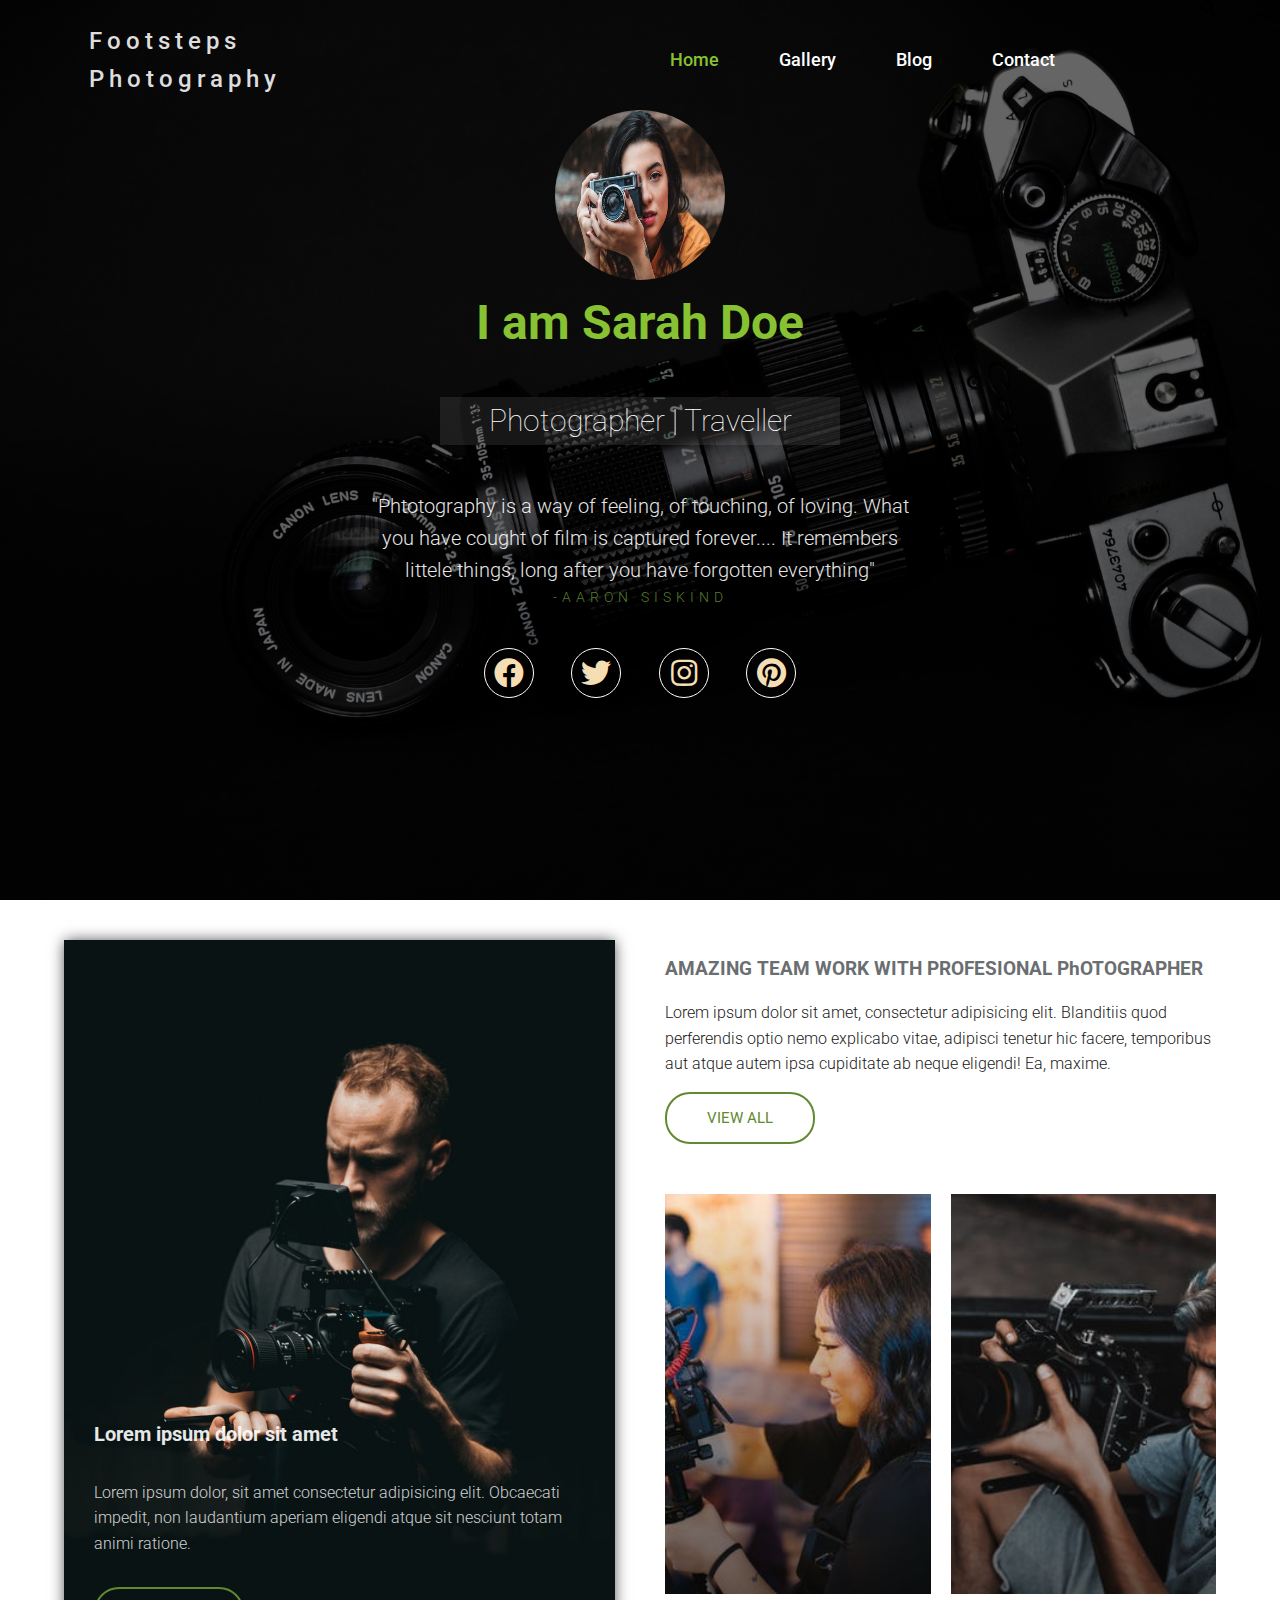
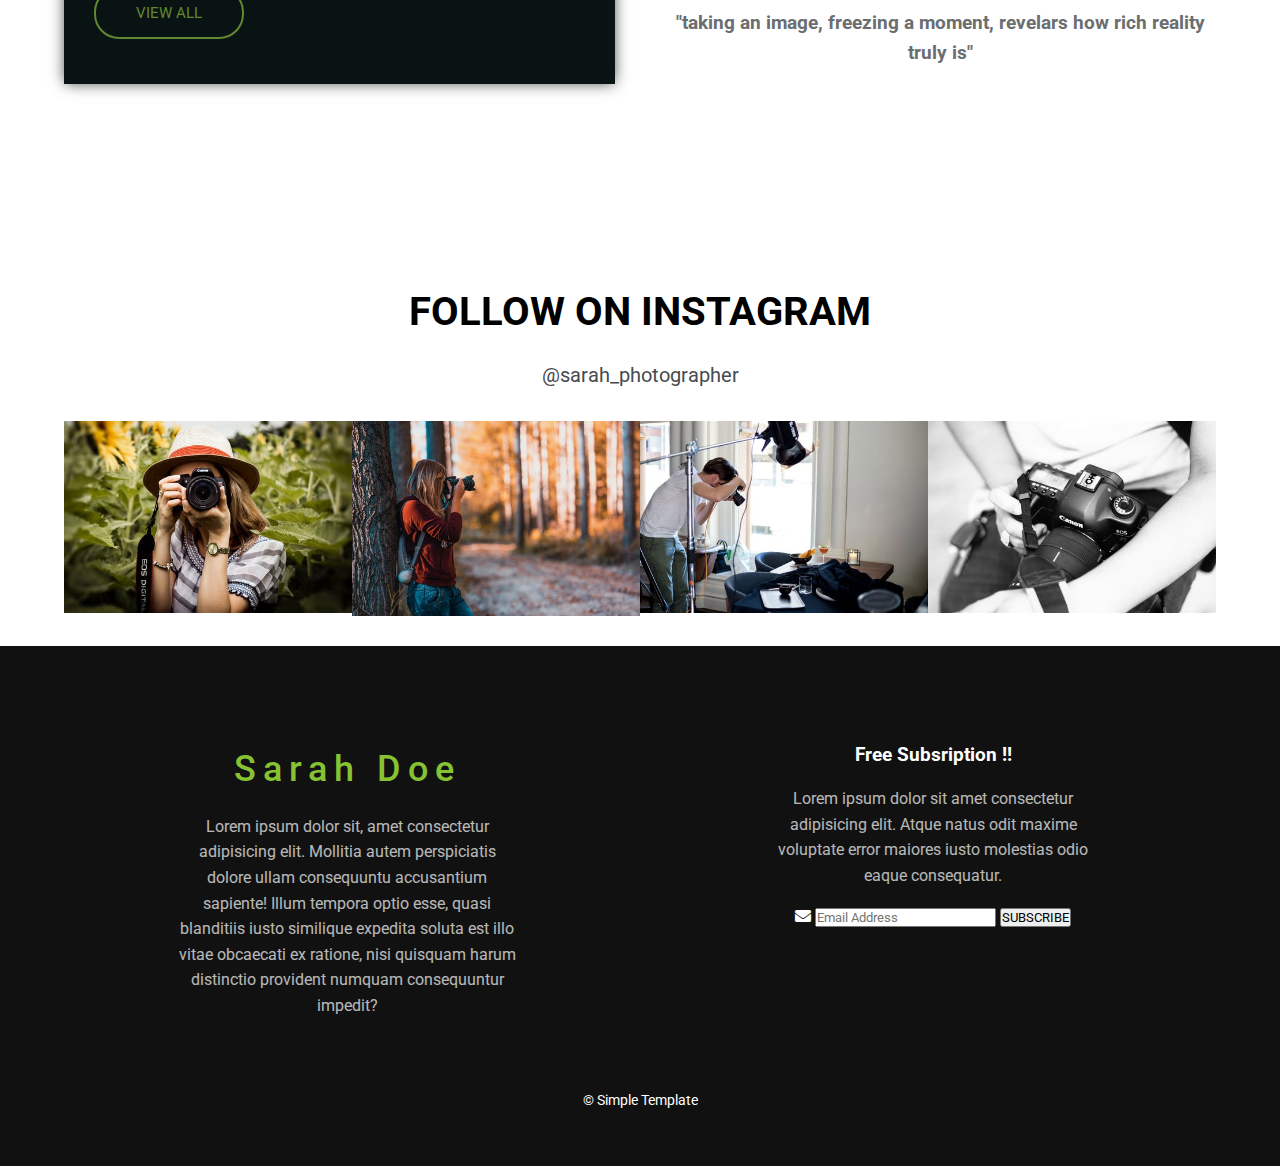
<file: index.html>
<!DOCTYPE html>
<html lang="en">
<head>
    <meta charset="UTF-8">
    <meta http-equiv="X-UA-Compatible" content="IE=edge">
    <meta name="viewport" content="width=device-width, initial-scale=1.0">
    <title>Document</title>
    <link rel="stylesheet" href="index.css">
    <link rel="stylesheet" href="icones/fontawesome-free-5.15.4-web/css/all.min.css">
    
</head>
<body>
   

    <!---Header-->    
    <header class="header">
        <div class="container nav-section">
            <div class="brand-and-navBtn">
                <span class="brand-name">
                   Footsteps Photography
                </span>
                <span class="navBtn flex">
                   <i class="fas fa-bars"></i>
                </span>
            </div>

            <!--navigation menu-->
            <nav class="top-nav">
                <ul>
                    <li><a href="index.html" class="active">Home</a></li>
                    <li><a href="gallery.html">Gallery</a></li>
                    <li><a href="blog.html">Blog</a></li>
                    <li><a href="contact.html">Contact</a></li>
                </ul>
            </nav>
            <span class="search-icon"></span>
             <i class="fas fa-search"></i>
        </div>

        <div class="container about">
            <div class="about-content">
                <div class="about-img flex ">
                    <img src="images/pexels-photo-1854897.jpeg" alt="Photographer img">
                </div>
                <h2> I am Sarah Doe </h2>
                <h3>Photographer | Traveller</h3>
                <blockquote>
                    "Phtotography is a way of feeling, of touching,
                    of loving. What you have cought of film is 
                    captured forever.... It remembers littele
                    things, long after you have forgotten 
                    everything" <span>-Aaron Siskind</span>                   
                </blockquote>                 
            </div>
            <div class="social-icons">
                <ul>
                    <li>
                        <a href="#"><i class="fab fa-facebook"></i></a>
                    </li>
                    <li>
                        <a href="#"><i class="fab fa-twitter"></i></a>
                    </li>
                    <li>
                        <a href="#"><i class="fab fa-instagram"></i></a>
                    </li>
                    <li>
                        <a href="#"><i class="fab fa-pinterest"></i></a>
                    </li>                    
                </ul>
            </div>
        </div>
    </header>
    <!--End-Header-->

      <!---main-->   
      <section class="section-one">
         <div class="container">
             <div class="sec-one-left">                 
                 <div>
                     <h3>Lorem ipsum dolor sit amet</h3>
                     <p>Lorem ipsum dolor, sit amet consectetur adipisicing elit.
                       Obcaecati impedit, non laudantium aperiam eligendi atque
                       sit nesciunt totam animi ratione.</p>
                       <a href="#" class="btn">view all</a>
                 </div>
             </div>
             <div class="sec-one-right">
                  <div class="work-content">
                     <h3>AMAZING TEAM WORK WITH PROFESIONAL
                        PhOTOGRAPHER</h3>
                     <p>Lorem ipsum dolor sit amet, consectetur adipisicing
                       elit. Blanditiis quod perferendis optio nemo explicabo
                       vitae, adipisci tenetur hic facere, temporibus aut atque
                        autem ipsa cupiditate ab neque eligendi! Ea, maxime.</p>
                       <a href="#" class="btn">view all</a>
                  </div>
                 <div class="work-imgs">
                     <div class="work-img-1">
                         <!--image here-->
                     </div>
                     <div class="work-img-2">
                         <!--image here-->
                     </div>
                 </div>
                  <h3>"taking an image, freezing a moment, revelars
                    how rich reality truly is"
                  </h3>
              </div>
          </div>
      </section> 

      <section class = "section-two">
        <div class = "container">
            <h2>FOLLOW ON INSTAGRAM</h2>
            <span>@sarah_photographer</span>
            <div class = "insta-imgs">
                <div>
                    <img src = "images/instagram-1.jpeg">
                    <div class = "icon-overlay flex">
                        <i class = "fab fa-instagram"></i>
                    </div>
                </div>
                <div>
                    <img src = "images/insatgram-2.jpeg">
                    <div class = "icon-overlay flex">
                        <i class = "fab fa-instagram"></i>
                    </div>
                </div>
                <div>
                    <img src = "images/insagram -3.jpeg">
                    <div class = "icon-overlay flex">
                        <i class = "fab fa-instagram"></i>
                    </div>
                </div>
                <div>
                    <img src = "images/insagram-4.jpeg">
                    <div class = "icon-overlay flex">
                        <i class = "fab fa-instagram"></i>
                    </div>
                </div>
            </div>
        </div>
    </section>

    <!--End-of- main-->

        <!---Footer-->    
        <footer class="footer">

               <div class="footer-container container">
                    <div>
                         <h2>Sarah Doe</h2>
                          <p>Lorem ipsum dolor sit, amet consectetur adipisicing elit.
                            Mollitia autem perspiciatis dolore ullam consequuntu
                            accusantium sapiente! Illum tempora optio esse, quasi
                            blanditiis iusto similique expedita soluta est illo vitae
                            obcaecati ex ratione, nisi quisquam harum distinctio provident
                            numquam consequuntur impedit?</p>                        
                    </div>

                    <div>
                         <h3>Free Subsription !!</h3>
                          <p>Lorem ipsum dolor sit amet consectetur
                             adipisicing elit. Atque natus odit maxime
                             voluptate error maiores iusto molestias
                             odio eaque consequatur.</p>

                          <div class="sub">
                                <i class="fas fa-envelope"></i>
                                <input type="Email" id="email" placeholder="Email Address">
                                <button type="submit">SUBSCRIBE</button>
                          </div>
                    </div>
               </div>
             <p>&copy; Simple Template</p>
        </footer>


    <!--End-of-Footer-->



 




    <script src="index.js"></script>
    
</body>
</html>
</file>
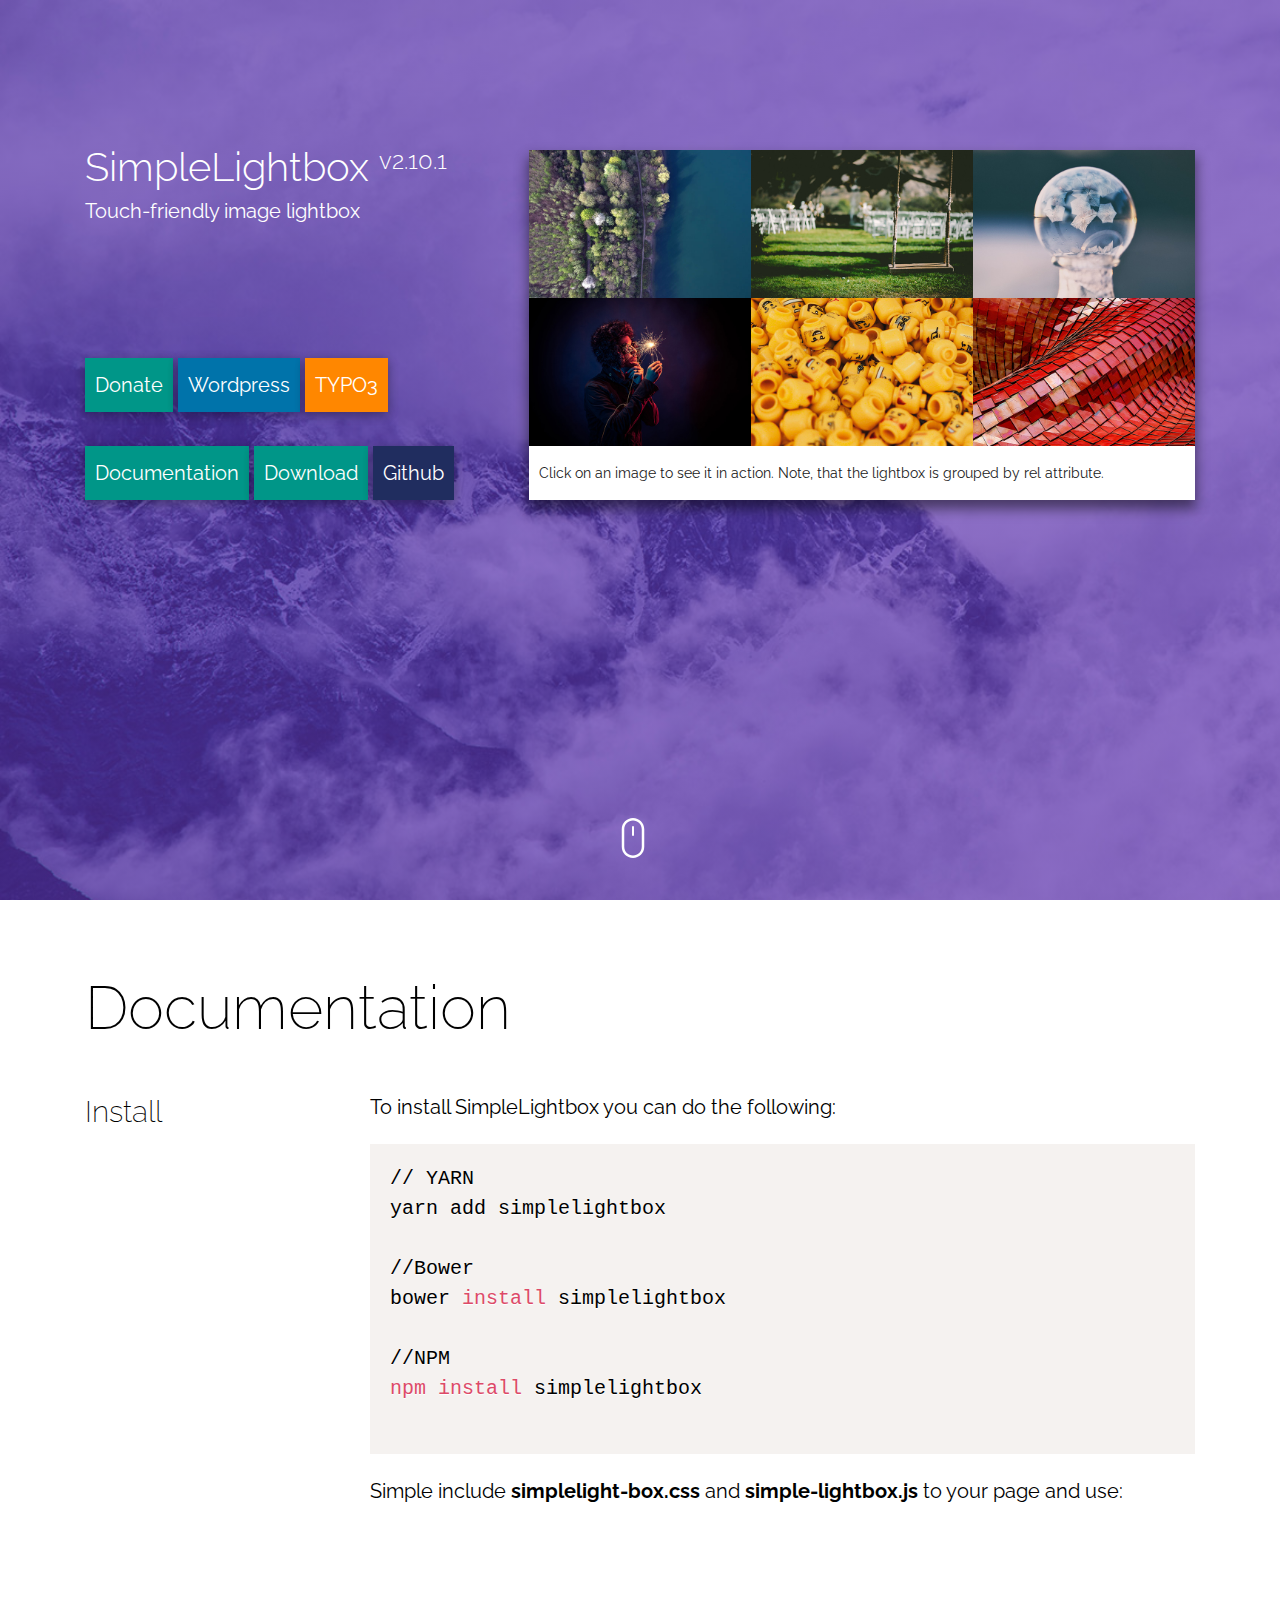
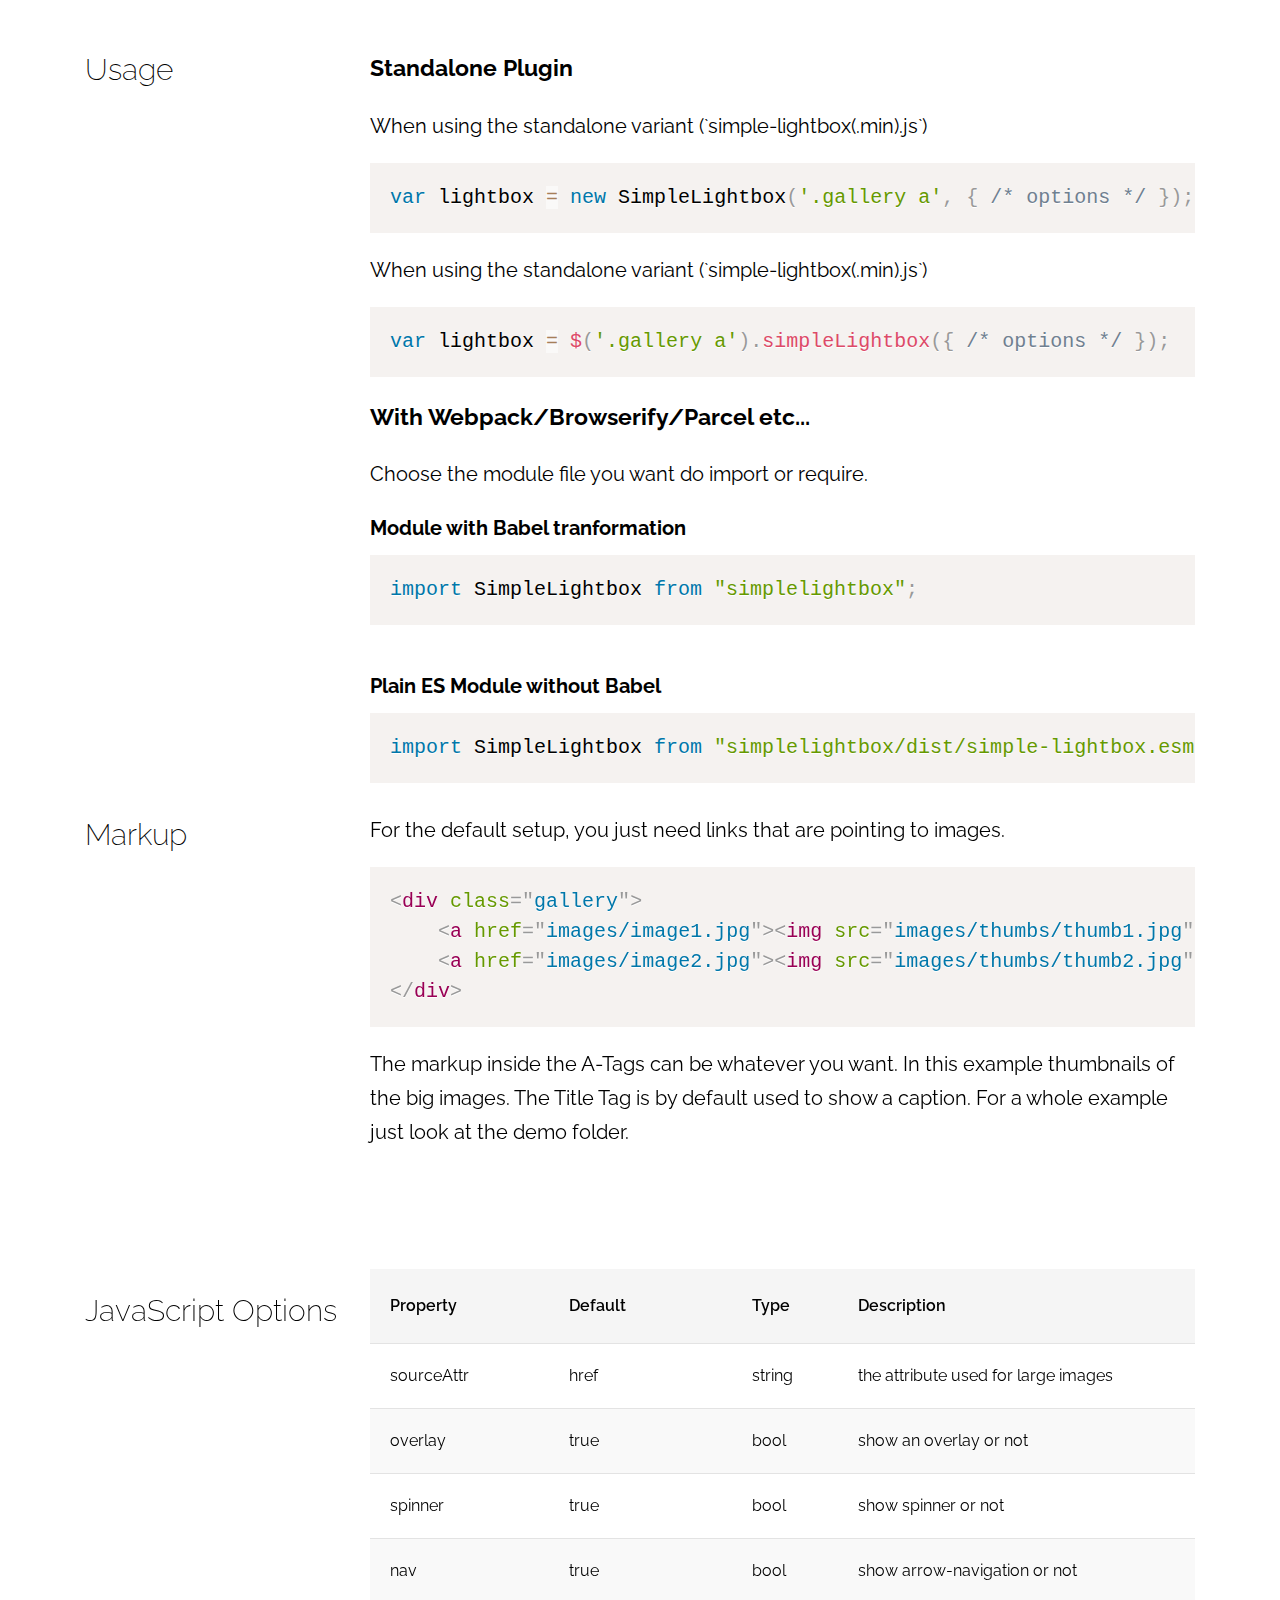
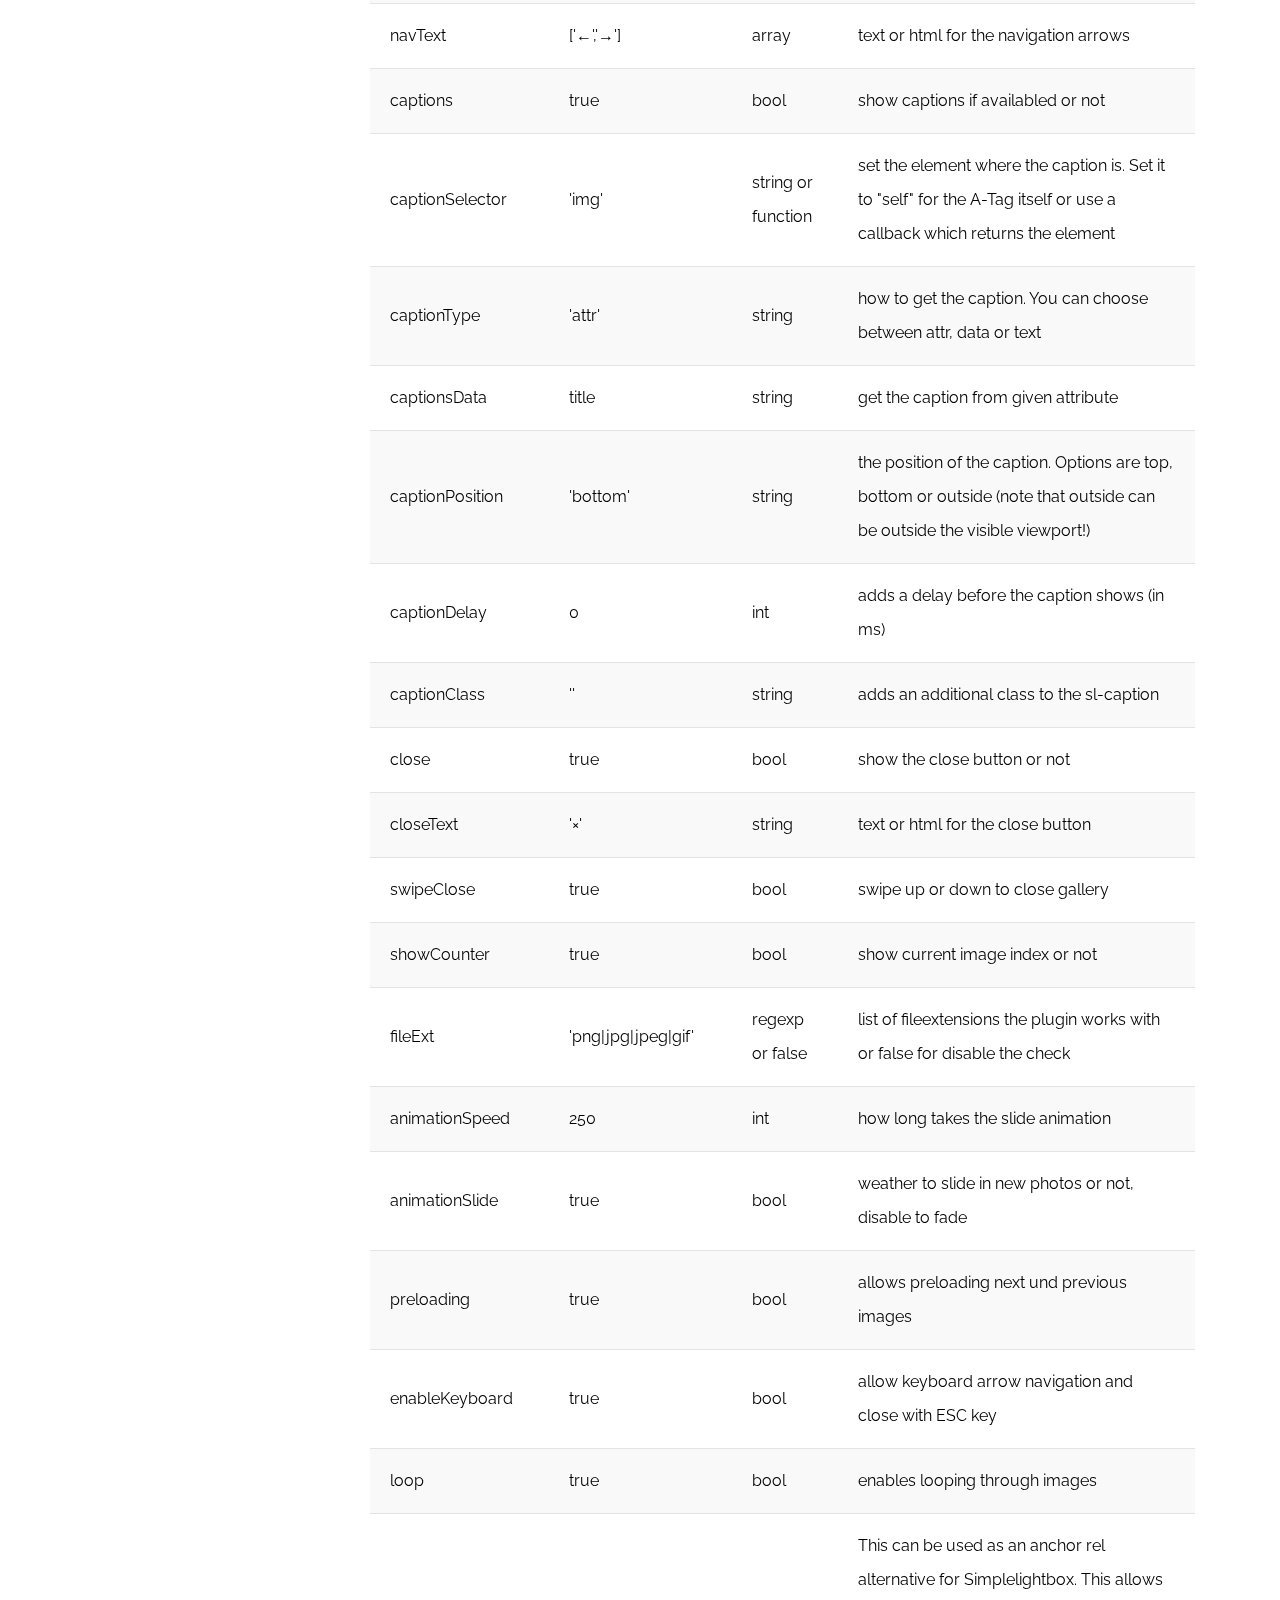
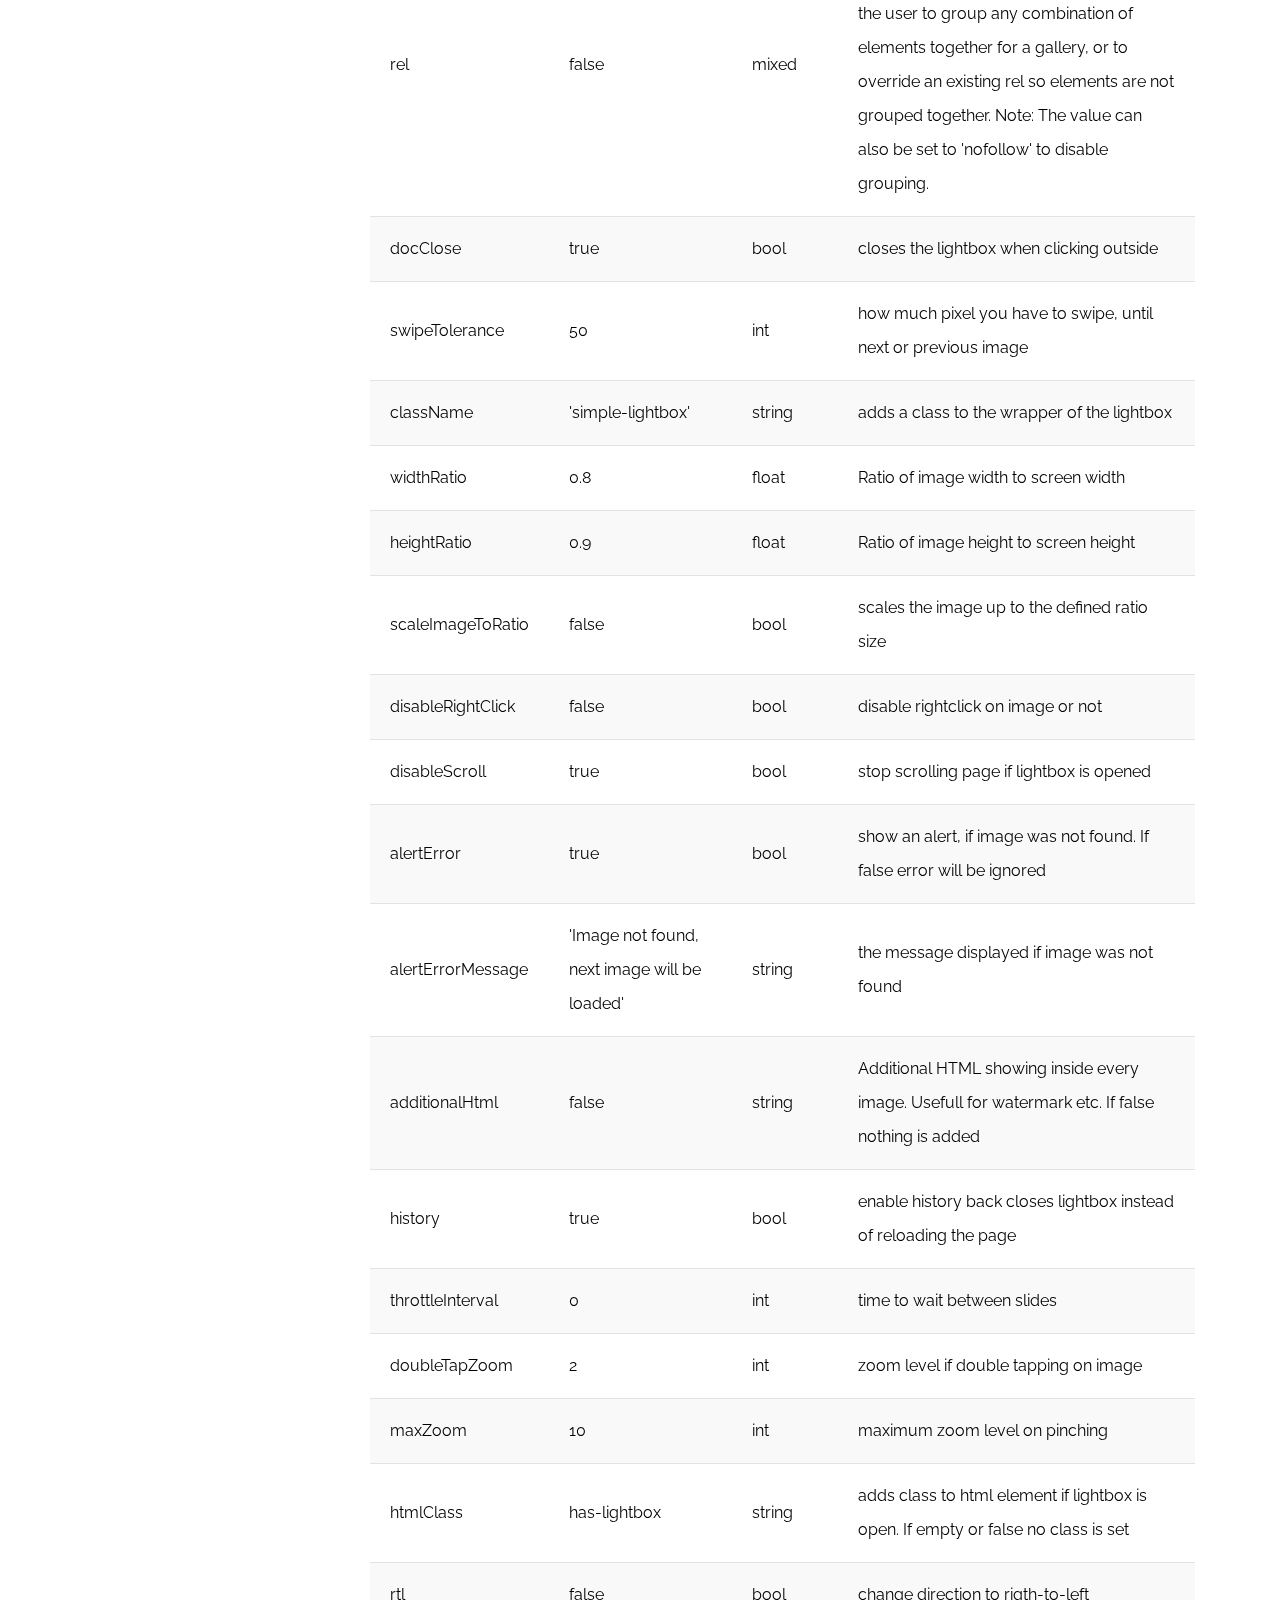
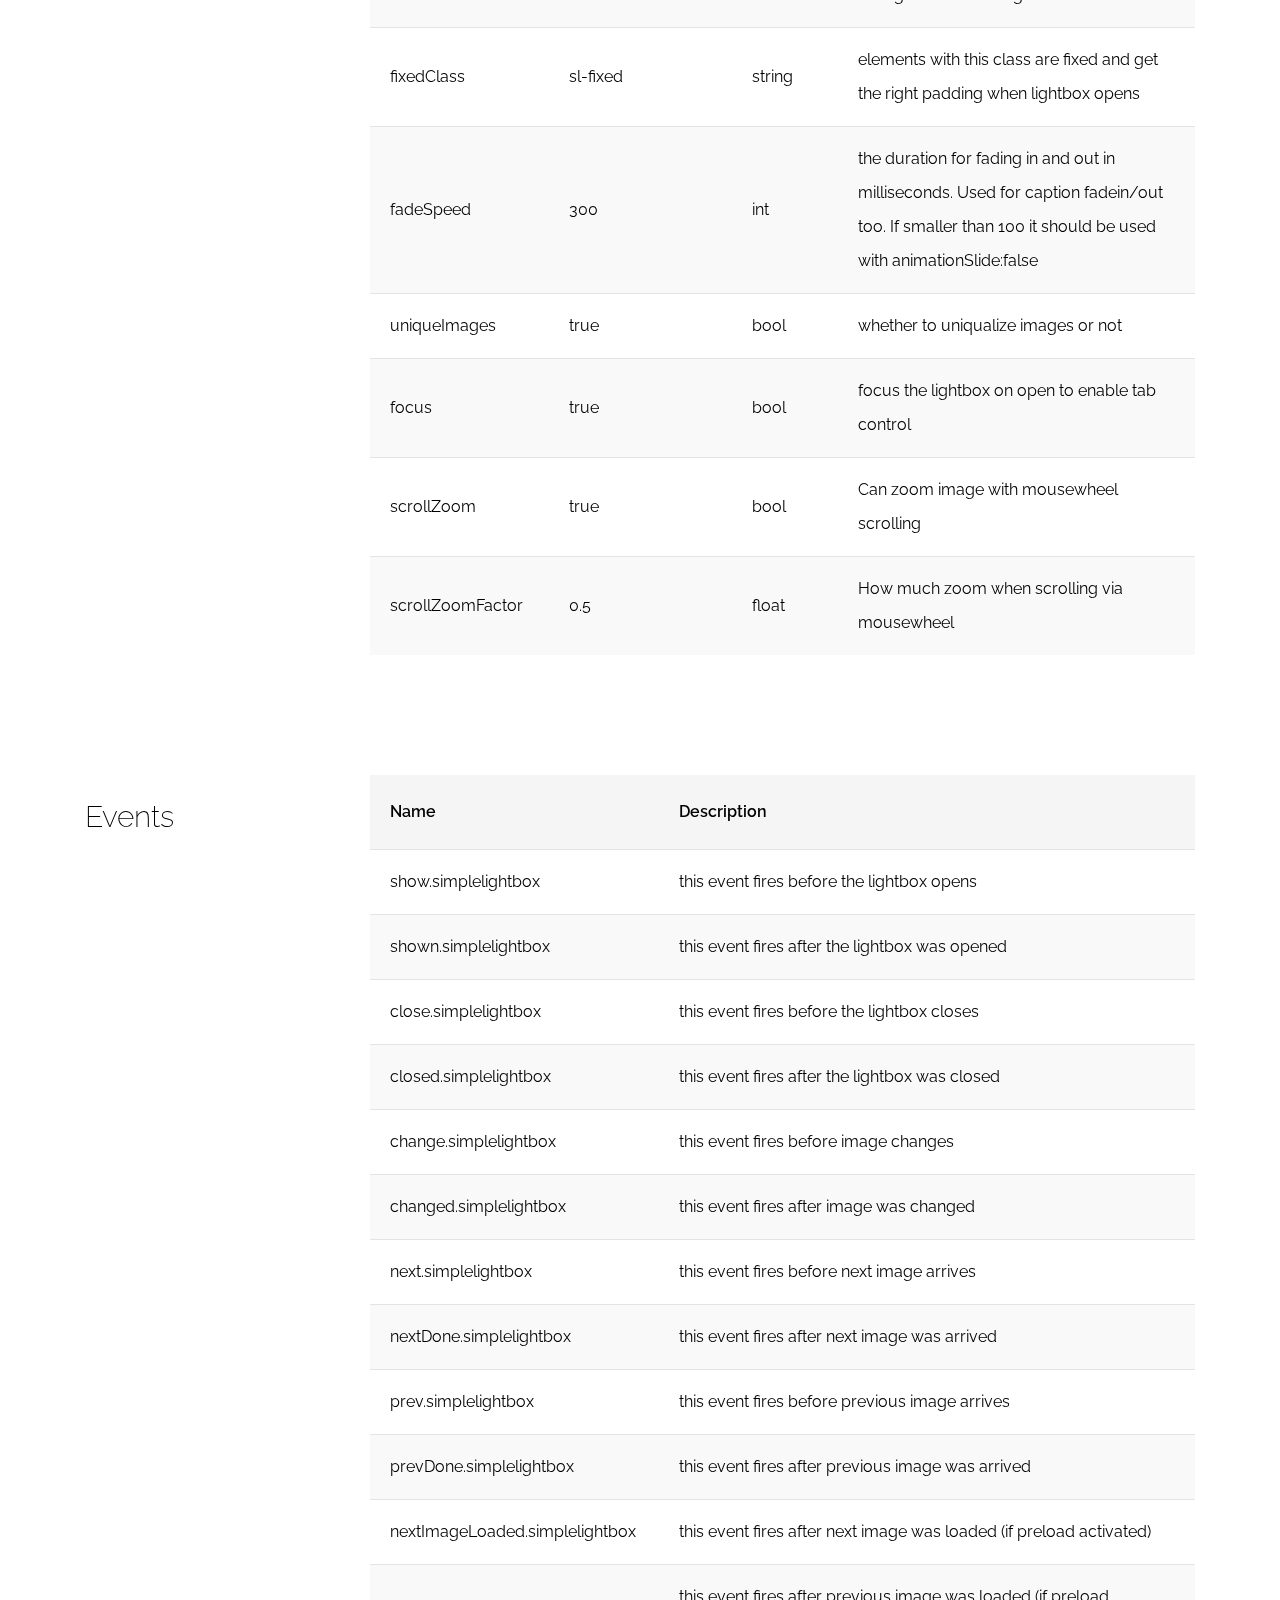
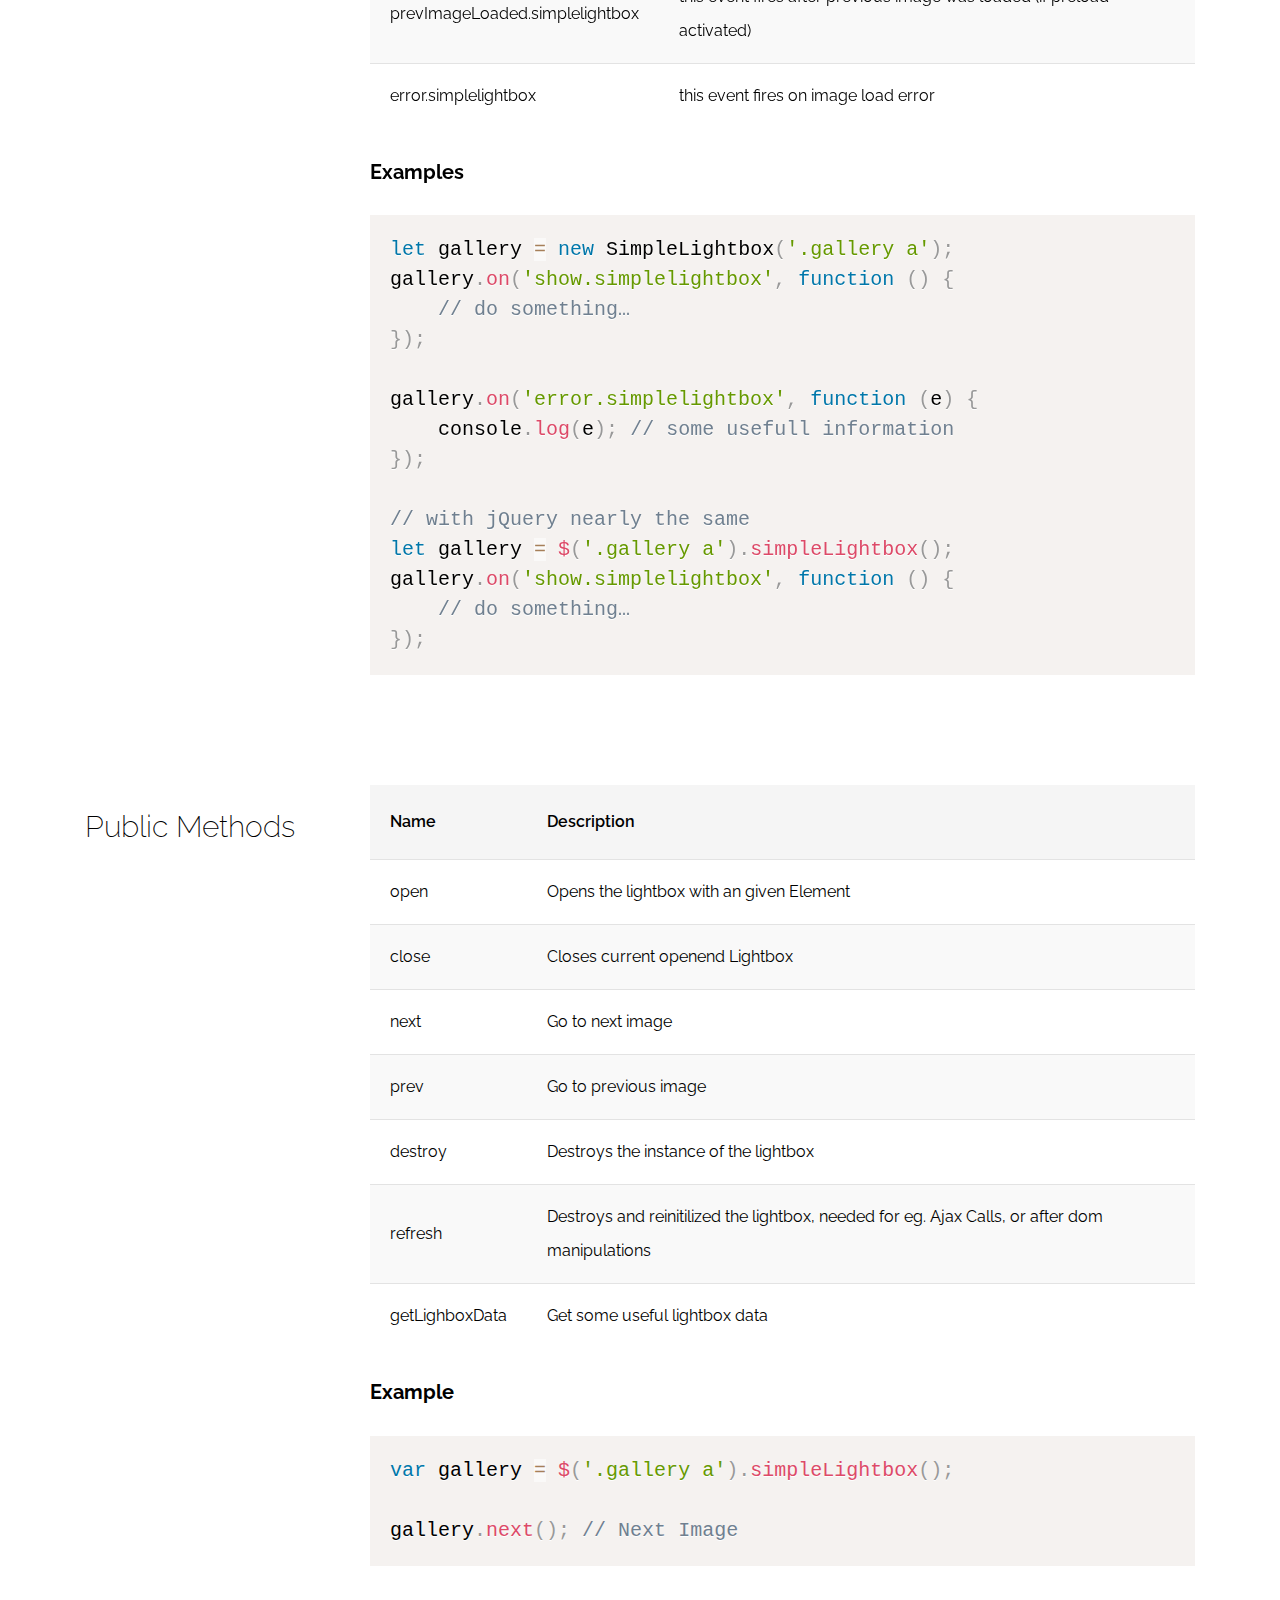
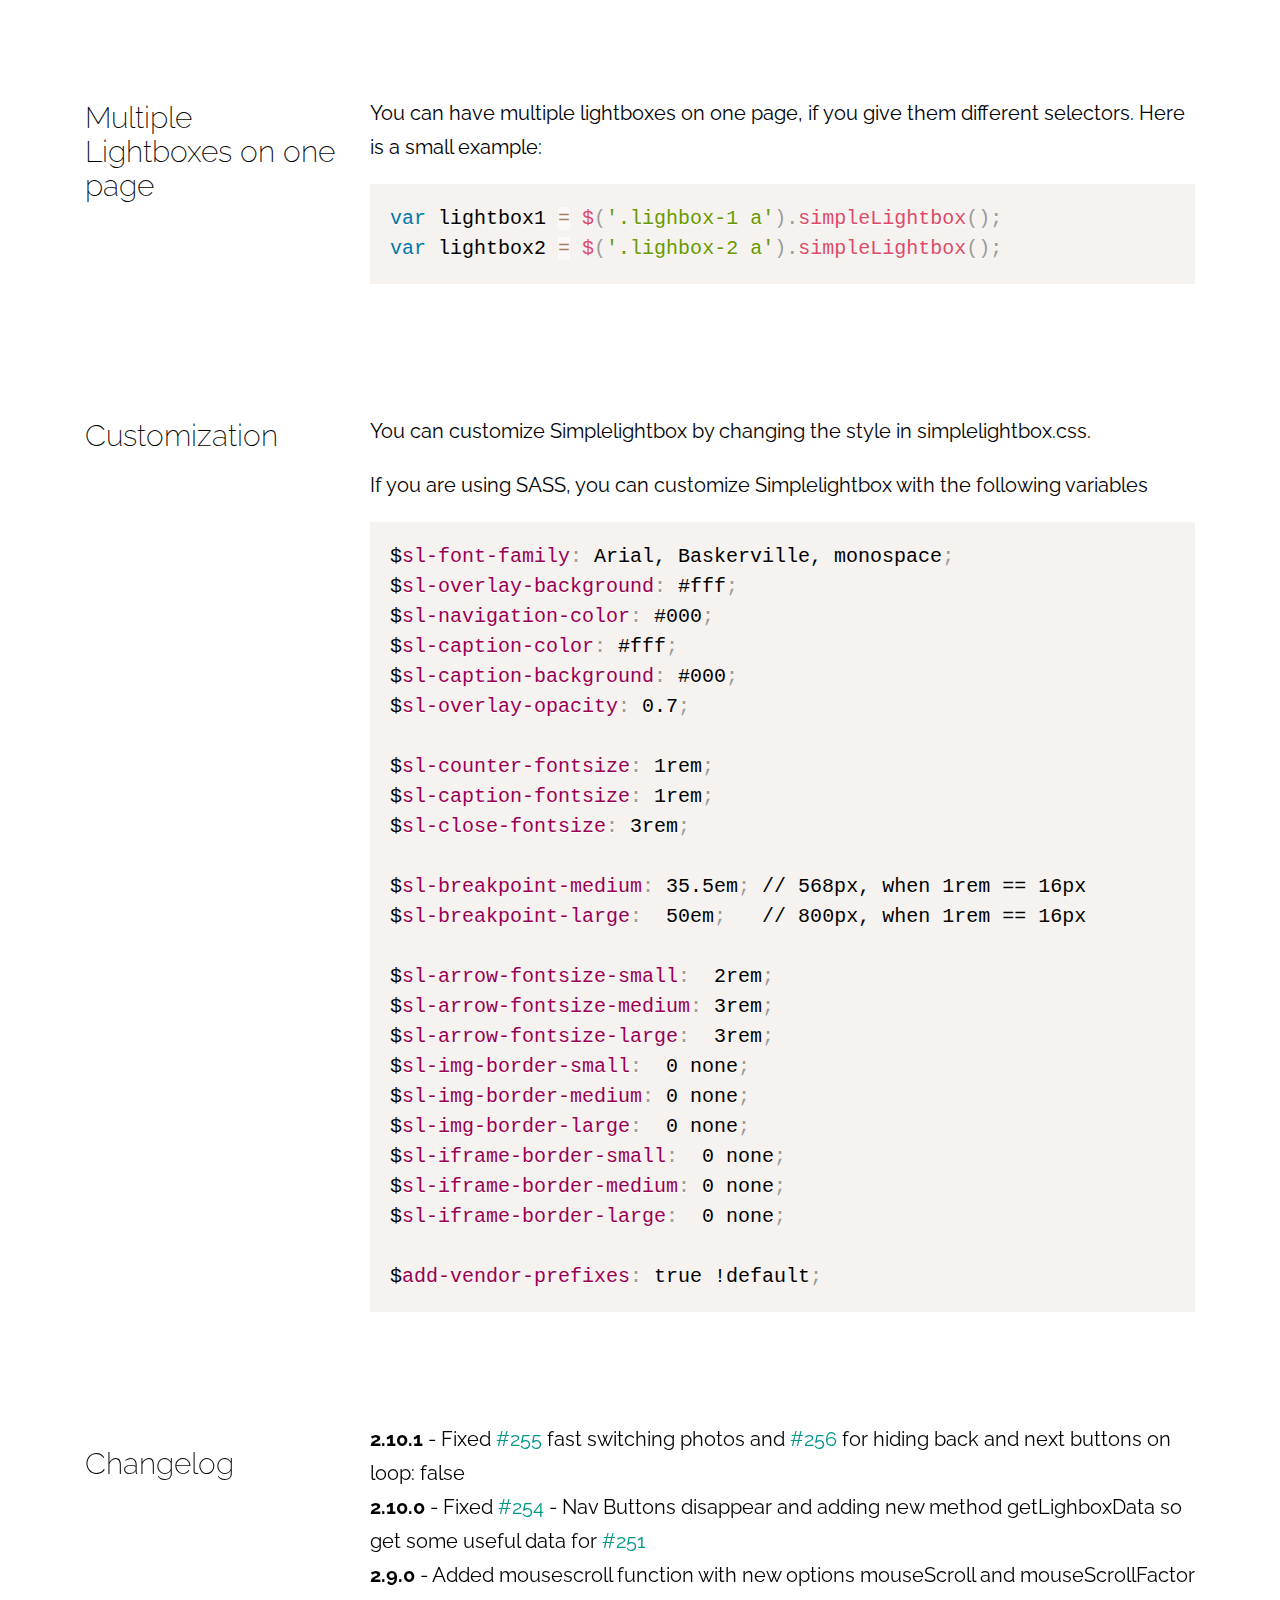
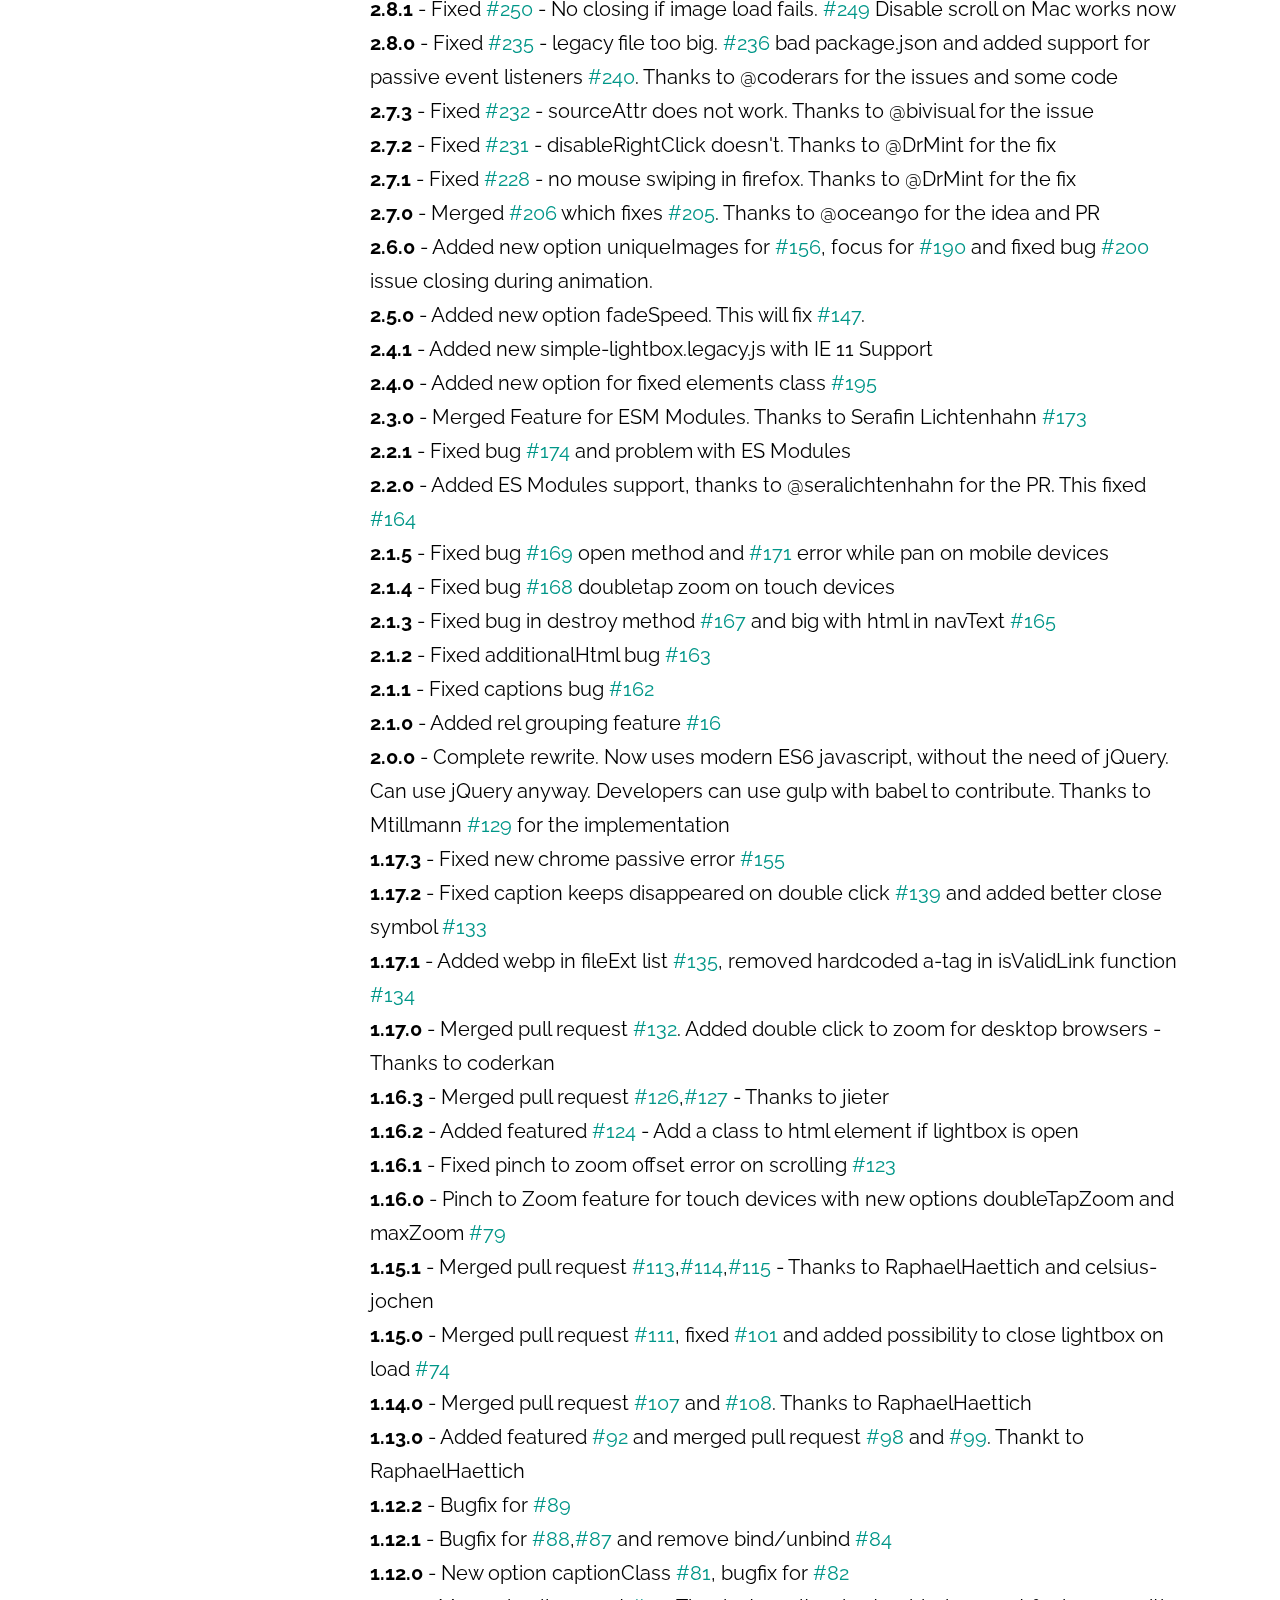
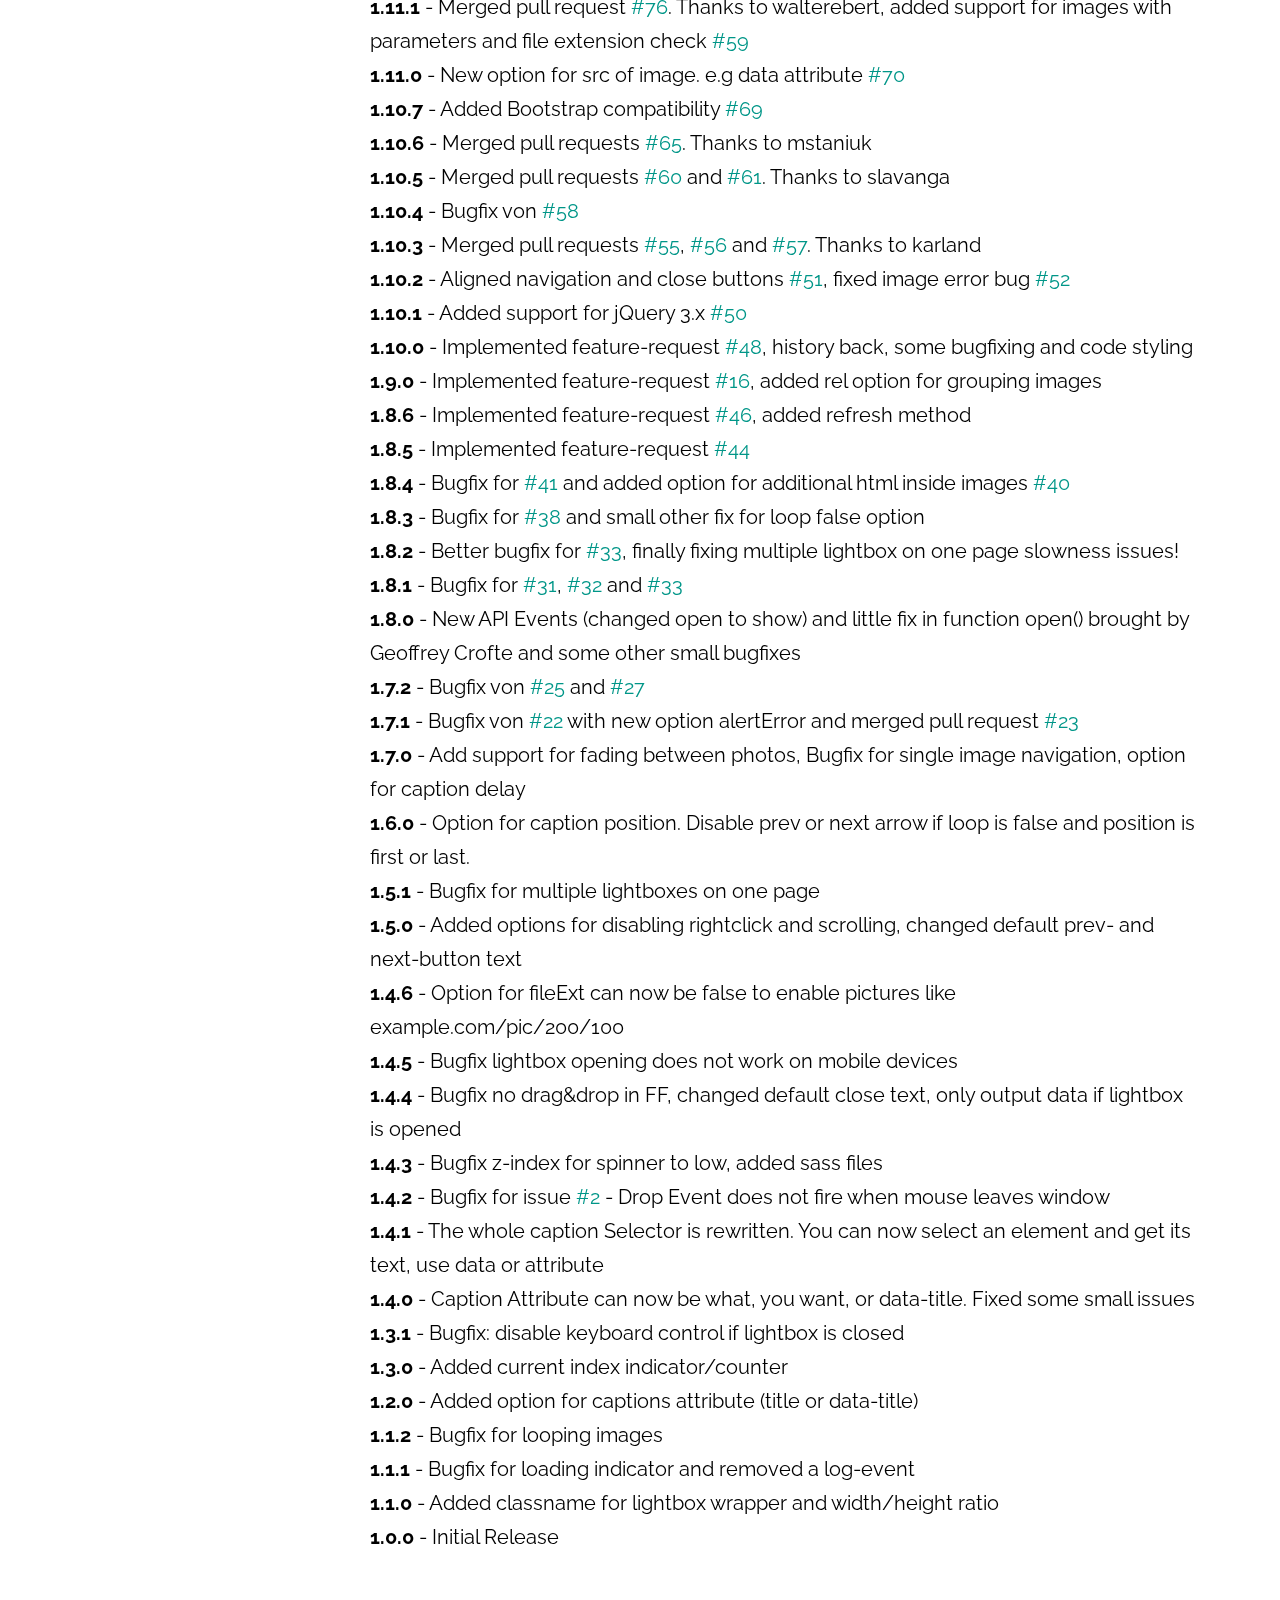
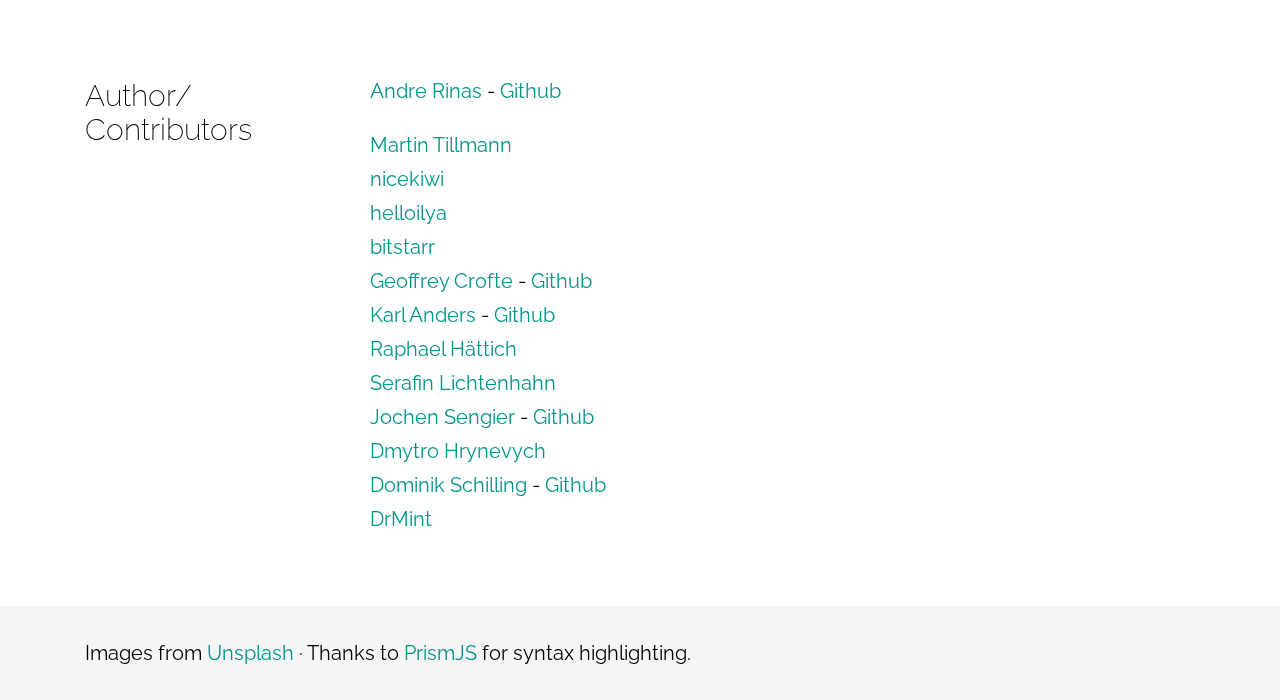
<file: simplelightbox-master/demo/index.html>
<!DOCTYPE html>
<html lang="en">
<head>
<meta charset="utf-8">
<meta content="width=device-width, initial-scale=1, maximum-scale=1, user-scalable=no" name="viewport" />
<link href="https://fonts.googleapis.com/css?family=Raleway:300,400,700" rel="stylesheet">
<link rel="stylesheet" href="../dist/simple-lightbox.css?v2.10.1" />
<link rel="stylesheet" href="demo.css" />
<title>SimpleLightbox by André Rinas</title>
</head>
<body>
<header>
	<div class="gradient"></div>
	<div class="header-container">
		<div class="container demo-container">
			<div class="info">
				<h1>SimpleLightbox <sup>v2.10.1</sup></h1>
				<span class="subline">Touch-friendly image lightbox</span>
				<nav>
					<a class="btn donate" target="_blank" href="https://www.paypal.me/anrinas">Donate</a>
					<a class="btn wordpress" target="_blank" href="https://wordpress.org/plugins/simplelightbox/">Wordpress</a>
					<a class="btn typo3" target="_blank" href="https://extensions.typo3.org/extension/simplelightbox/">TYPO3</a><br><br>
					<a class="btn accent-color scrolllink" href="#documentation">Documentation</a>
					<a class="btn accent-color" target="_blank" href="https://github.com/andreknieriem/simplelightbox/archive/master.zip">Download</a>
					<a class="btn github" target="_blank" href="https://github.com/andreknieriem/simplelightbox">Github</a>
				</nav>
			</div>
			<div class="small-demo">
				<a href="img/full/01.jpg"><img src="img/thumb/01.jpg" title="Drone Photography" alt="" /></a>
				<a rel="rel2" href="img/full/02.jpg"><img src="img/thumb/02.jpg" alt="" /></a>
				<a rel="rel3" href="img/full/03.jpg"><img src="img/thumb/03.jpg" alt="" /></a>
				<a rel="rel2" href="img/full/04.jpg"><img src="img/thumb/04.jpg" alt="" /></a>
				<a rel="rel2" href="img/full/05.jpg"><img src="img/thumb/05.jpg" alt="" title="Lego Heads" /></a>
				<a rel="rel1" href="img/full/06.jpg"><img src="img/thumb/06.jpg" alt="" /></a>
				<div class="clearing"></div>
				<div class="caption">
					Click on an image to see it in action. Note, that the lightbox is grouped by rel attribute.
				</div>
			</div>
			<div class="clearing"></div>
		</div>
		<a class="scroll-hint scrolllink" href="#documentation"><span class="scrollwheel"></span></a>
	</div>
</header>
<div class="flyin-navi sl-fixed">
	<div class="container">
		<ul>
			<li><a class="scrolllink" href="#install">Install</a></li>
			<li><a class="scrolllink" href="#usage">Usage</a></li>
			<li><a class="scrolllink" href="#options">Options</a></li>
			<li><a class="scrolllink" href="#events">Events</a></li>
			<li><a class="scrolllink" href="#publicmethods">Public Methods</a></li>
			<li><a class="scrolllink" href="#multiple">Multiple</a></li>
			<li><a class="scrolllink" href="#customization">Customization</a></li>
		</ul>
	</div>
</div>
<section>
	<div class="container" id="documentation">
		<h1>Documentation</h1>
		<div class="row">
			<div class="col-left" id="install">
				<h2>Install</h2>
			</div>
			<div class="col-right">
				<p>
					To install SimpleLightbox you can do the following:
				</p>
				<pre>
<code class="language-bash">// YARN
yarn add simplelightbox

//Bower
bower install simplelightbox

//NPM
npm install simplelightbox</code>
				</pre>
				<p>
					Simple include <strong>simplelight-box.css</strong> and <strong>simple-lightbox.js</strong> to your page and use:
				</p>
			</div>
		</div>
	</div>
</section>
<section>
	<div class="container">
		<div class="row">
			<div class="col-left" id="usage">
				<h2>Usage</h2>
			</div>
			<div class="col-right">
				<h3>Standalone Plugin</h3>
				<p>
					When using the standalone variant (`simple-lightbox(.min).js`)
				</p>
				<pre class="language-javascript"><code class="language-javascript">var lightbox = new SimpleLightbox('.gallery a', { /* options */ });</code></pre>
				<p>
					When using the standalone variant (`simple-lightbox(.min).js`)
				</p>
				<pre class="language-javascript"><code class="language-javascript">var lightbox = $('.gallery a').simpleLightbox({ /* options */ });</code></pre>

				<h3>With Webpack/Browserify/Parcel etc...</h3>
				<p>Choose the module file you want do import or require.</p>
				<strong>Module with Babel tranformation</strong><br>
				<pre class="language-javascript"><code class="language-javascript">import SimpleLightbox from "simplelightbox";</code></pre>
				<br>
				<strong>Plain ES Module without Babel</strong><br>
				<pre class="language-javascript"><code class="language-javascript">import SimpleLightbox from "simplelightbox/dist/simple-lightbox.esm";</code></pre>
			</div>
		</div>
		<div class="row">
			<div class="col-left" id="usage">
				<h2>Markup</h2>
			</div>
			<div class="col-right">
				<p>For the default setup, you just need links that are pointing to images.</p>
				<pre class="language-markup"><code class="language-markup">&lt;div class="gallery"&gt;
    &lt;a href="images/image1.jpg"&gt;&lt;img src="images/thumbs/thumb1.jpg" alt="" title=""/&gt;&lt;/a&gt;
    &lt;a href="images/image2.jpg"&gt;&lt;img src="images/thumbs/thumb2.jpg" alt="" title="Beautiful Image"/&gt;&lt;/a&gt;
&lt;/div&gt;</code></pre>
				<p>
				The markup inside the A-Tags can be whatever you want. In this example thumbnails of the big images. The Title Tag is by default used to show a caption.
				For a whole example just look at the demo folder.
				</p>
			</div>
		</div>
	</div>
</section>
<section>
	<div class="container">
		<div class="row">
			<div class="col-left" id="options">
				<h2>JavaScript Options</h2>
			</div>
			<div class="col-right">
				<table>
					<thead>
					<tr>
					<th>Property</th>
					<th>Default</th>
					<th>Type</th>
					<th>Description</th>
					</tr>
					</thead>
					<tbody>
					<tr>
					<td>sourceAttr</td>
					<td>href</td>
					<td>string</td>
					<td>the attribute used for large images</td>
					</tr>
					<tr>
					<td>overlay</td>
					<td>true</td>
					<td>bool</td>
					<td>show an overlay or not</td>
					</tr>
					<tr>
					<td>spinner</td>
					<td>true</td>
					<td>bool</td>
					<td>show spinner or not</td>
					</tr>
					<tr>
					<td>nav</td>
					<td>true</td>
					<td>bool</td>
					<td>show arrow-navigation or not</td>
					</tr>
					<tr>
					<td>navText</td>
					<td>['←','→']</td>
					<td>array</td>
					<td>text or html for the navigation arrows</td>
					</tr>
					<tr>
					<td>captions</td>
					<td>true</td>
					<td>bool</td>
					<td>show captions if availabled or not</td>
					</tr>
					<tr>
					<td>captionSelector</td>
					<td>'img'</td>
					<td>string or function</td>
					<td>set the element where the caption is. Set it to "self" for the A-Tag itself or use a callback which returns the element</td>
					</tr>
					<tr>
					<td>captionType</td>
					<td>'attr'</td>
					<td>string</td>
					<td>how to get the caption. You can choose between attr, data or text</td>
					</tr>
					<tr>
					<td>captionsData</td>
					<td>title</td>
					<td>string</td>
					<td>get the caption from given attribute</td>
					</tr>
					<tr>
					<td>captionPosition</td>
					<td>'bottom'</td>
					<td>string</td>
					<td>the position of the caption. Options are top, bottom or outside (note that outside can be outside the visible viewport!)</td>
					</tr>
					<tr>
					<td>captionDelay</td>
					<td>0</td>
					<td>int</td>
					<td>adds a delay before the caption shows (in ms)</td>
					</tr>
					<tr>
					<td>captionClass</td>
					<td>''</td>
					<td>string</td>
					<td>adds an additional class to the sl-caption</td>
					</tr>
					<tr>
					<td>close</td>
					<td>true</td>
					<td>bool</td>
					<td>show the close button or not</td>
					</tr>
					<tr>
					<td>closeText</td>
					<td>'×'</td>
					<td>string</td>
					<td>text or html for the close button</td>
					</tr>
					<tr>
					<td>swipeClose</td>
					<td>true</td>
					<td>bool</td>
					<td>swipe up or down to close gallery</td>
					</tr>
					<tr>
					<td>showCounter</td>
					<td>true</td>
					<td>bool</td>
					<td>show current image index or not</td>
					</tr>
					<tr>
					<td>fileExt</td>
					<td>'png|jpg|jpeg|gif'</td>
					<td>regexp or false</td>
					<td>list of fileextensions the plugin works with or false for disable the check</td>
					</tr>
					<tr>
					<td>animationSpeed</td>
					<td>250</td>
					<td>int</td>
					<td>how long takes the slide animation</td>
					</tr>
					<tr>
					<td>animationSlide</td>
					<td>true</td>
					<td>bool</td>
					<td>weather to slide in new photos or not, disable to fade</td>
					</tr>
					<tr>
					<td>preloading</td>
					<td>true</td>
					<td>bool</td>
					<td>allows preloading next und previous images</td>
					</tr>
					<tr>
					<td>enableKeyboard</td>
					<td>true</td>
					<td>bool</td>
					<td>allow keyboard arrow navigation and close with ESC key</td>
					</tr>
					<tr>
					<td>loop</td>
					<td>true</td>
					<td>bool</td>
					<td>enables looping through images</td>
					</tr>
					<tr>
					<td>rel</td>
					<td>false</td>
					<td>mixed</td>
					<td>This can be used as an anchor rel alternative for Simplelightbox. This allows the user to group any combination of elements together for a gallery, or to override an existing rel so elements are not grouped together. Note: The value can also be set to 'nofollow' to disable grouping.</td>
					</tr>
					<tr>
					<td>docClose</td>
					<td>true</td>
					<td>bool</td>
					<td>closes the lightbox when clicking outside</td>
					</tr>
					<tr>
					<td>swipeTolerance</td>
					<td>50</td>
					<td>int</td>
					<td>how much pixel you have to swipe, until next or previous image</td>
					</tr>
					<tr>
					<td>className</td>
					<td>'simple-lightbox'</td>
					<td>string</td>
					<td>adds a class to the wrapper of the lightbox</td>
					</tr>
					<tr>
					<td>widthRatio</td>
					<td>0.8</td>
					<td>float</td>
					<td>Ratio of image width to screen width</td>
					</tr>
					<tr>
					<td>heightRatio</td>
					<td>0.9</td>
					<td>float</td>
					<td>Ratio of image height to screen height</td>
					</tr>
					<td>scaleImageToRatio</td>
					<td>false</td>
					<td>bool</td>
					<td>scales the image up to the defined ratio size</td>
					</tr>
					<tr>
					<td>disableRightClick</td>
					<td>false</td>
					<td>bool</td>
					<td>disable rightclick on image or not</td>
					</tr>
					<tr>
					<td>disableScroll</td>
					<td>true</td>
					<td>bool</td>
					<td>stop scrolling page if lightbox is opened</td>
					</tr>
					<tr>
					<td>alertError</td>
					<td>true</td>
					<td>bool</td>
					<td>show an alert, if image was not found. If false error will be ignored</td>
					</tr>
					<tr>
					<td>alertErrorMessage</td>
					<td>'Image not found, next image will be loaded'</td>
					<td>string</td>
					<td>the message displayed if image was not found</td>
					</tr>
					<tr>
					<td>additionalHtml</td>
					<td>false</td>
					<td>string</td>
					<td>Additional HTML showing inside every image. Usefull for watermark etc. If false nothing is added</td>
					</tr>
					<tr>
					<td>history</td>
					<td>true</td>
					<td>bool</td>
					<td>enable history back closes lightbox instead of reloading the page</td>
					</tr>
					<tr>
					<td>throttleInterval</td>
					<td>0</td>
					<td>int</td>
					<td>time to wait between slides</td>
					</tr>
					<tr>
					<td>doubleTapZoom</td>
					<td>2</td>
					<td>int</td>
					<td>zoom level if double tapping on image</td>
					</tr>
					<tr>
					<td>maxZoom</td>
					<td>10</td>
					<td>int</td>
					<td>maximum zoom level on pinching</td>
					</tr>
					<tr>
					<td>htmlClass</td>
					<td>has-lightbox</td>
					<td>string</td>
					<td>adds class to html element if lightbox is open. If empty or false no class is set</td>
					</tr>
					<tr>
					<td>rtl</td>
					<td>false</td>
					<td>bool</td>
					<td>change direction to rigth-to-left</td>
					</tr>
					<tr>
					<td>fixedClass</td>
					<td>sl-fixed</td>
					<td>string</td>
					<td>elements with this class are fixed and get the right padding when lightbox opens</td>
					</tr>
					<tr>
					<td>fadeSpeed</td>
					<td>300</td>
					<td>int</td>
					<td>the duration for fading in and out in milliseconds. Used for caption fadein/out too. If smaller than 100 it should be used with animationSlide:false</td>
					</tr>
					<tr>
					<td>uniqueImages</td>
					<td>true</td>
					<td>bool</td>
					<td>whether to uniqualize images or not</td>
					</tr>
					<tr>
					<td>focus</td>
					<td>true</td>
					<td>bool</td>
					<td>focus the lightbox on open to enable tab control</td>
					</tr>
					<tr>
					<td>scrollZoom</td>
					<td>true</td>
					<td>bool</td>
					<td>Can zoom image with mousewheel scrolling</td>
					</tr>
					<tr>
					<td>scrollZoomFactor</td>
					<td>0.5</td>
					<td>float</td>
					<td>How much zoom when scrolling via mousewheel</td>
					</tr>
					</tbody>
					</table>
			</div>
		</div>
	</div>
</section>
<section>
	<div class="container">
		<div class="row">
			<div class="col-left" id="events">
				<h2>Events</h2>
			</div>
			<div class="col-right">
				<table>
				<thead>
				<tr>
				<th>Name</th>
				<th>Description</th>
				</tr>
				</thead>
				<tbody>
				<tr>
				<td>show.simplelightbox</td>
				<td>this event fires before the lightbox opens</td>
				</tr>
				<tr>
				<td>shown.simplelightbox</td>
				<td>this event fires after the lightbox was opened</td>
				</tr>
				<tr>
				<td>close.simplelightbox</td>
				<td>this event fires before the lightbox closes</td>
				</tr>
				<tr>
				<td>closed.simplelightbox</td>
				<td>this event fires after the lightbox was closed</td>
				</tr>
				<tr>
				<td>change.simplelightbox</td>
				<td>this event fires before image changes</td>
				</tr>
				<tr>
				<td>changed.simplelightbox</td>
				<td>this event fires after image was changed</td>
				</tr>
				<tr>
				<td>next.simplelightbox</td>
				<td>this event fires before next image arrives</td>
				</tr>
				<tr>
				<td>nextDone.simplelightbox</td>
				<td>this event fires after next image was arrived</td>
				</tr>
				<tr>
				<td>prev.simplelightbox</td>
				<td>this event fires before previous image arrives</td>
				</tr>
				<tr>
				<td>prevDone.simplelightbox</td>
				<td>this event fires after previous image was arrived</td>
				</tr>
				<tr>
				<td>nextImageLoaded.simplelightbox</td>
				<td>this event fires after next image was loaded (if preload activated)</td>
				</tr>
				<tr>
				<td>prevImageLoaded.simplelightbox</td>
				<td>this event fires after previous image was loaded (if preload activated)</td>
				</tr>
				<tr>
				<td>error.simplelightbox</td>
				<td>this event fires on image load error</td>
				</tr>
				</tbody>
				</table>
				<h4>Examples</h4>
				<pre><code class="language-javascript">let gallery = new SimpleLightbox('.gallery a');
gallery.on('show.simplelightbox', function () {
	// do something…
});

gallery.on('error.simplelightbox', function (e) {
	console.log(e); // some usefull information
});

// with jQuery nearly the same
let gallery = $('.gallery a').simpleLightbox();
gallery.on('show.simplelightbox', function () {
	// do something…
});</code></pre>
			</div>
		</div>
	</div>
</section>
<section>
	<div class="container">
		<div class="row">
			<div class="col-left" id="publicmethods">
				<h2>Public Methods</h2>
			</div>
			<div class="col-right">
				<table>
<thead>
<tr>
<th>Name</th>
<th>Description</th>
</tr>
</thead>
<tbody>
<tr>
<td>open</td>
<td>Opens the lightbox with an given Element</td>
</tr>
<tr>
<td>close</td>
<td>Closes current openend Lightbox</td>
</tr>
<tr>
<td>next</td>
<td>Go to next image</td>
</tr>
<tr>
<td>prev</td>
<td>Go to previous image</td>
</tr>
<tr>
<td>destroy</td>
<td>Destroys the instance of  the lightbox</td>
</tr>
<tr>
<td>refresh</td>
<td>Destroys and reinitilized the lightbox, needed for eg. Ajax Calls, or after dom manipulations</td>
</tr>
<tr>
<td>getLighboxData</td>
<td>Get some useful lightbox data</td>
</tr>
</tbody>
</table>
<h4>Example</h4>
<pre>
<code class="language-javascript">var gallery = $('.gallery a').simpleLightbox();

gallery.next(); // Next Image</code>
</pre>
			</div>
		</div>
	</div>
</section>
<section>
	<div class="container">
		<div class="row">
			<div class="col-left" id="multiple">
				<h2>Multiple Lightboxes on one page</h2>
			</div>
			<div class="col-right">
				<p>
					You can have multiple lightboxes on one page, if you give them different selectors. Here is a small example:
				</p>
<pre>
<code class="language-javascript">var lightbox1 = $('.lighbox-1 a').simpleLightbox();
var lightbox2 = $('.lighbox-2 a').simpleLightbox();</code>
</pre>
			</div>
		</div>
	</div>
</section>
<section>
	<div class="container">
		<div class="row">
			<div class="col-left" id="customization">
				<h2>Customization</h2>
			</div>
			<div class="col-right">
				<p>
					You can customize Simplelightbox by changing the style in simplelightbox.css.
				</p>
				<p>
					If you are using SASS, you can customize Simplelightbox with the following variables
				</p>
<pre>
<code class="language-css">$sl-font-family: Arial, Baskerville, monospace;
$sl-overlay-background: #fff;
$sl-navigation-color: #000;
$sl-caption-color: #fff;
$sl-caption-background: #000;
$sl-overlay-opacity: 0.7;

$sl-counter-fontsize: 1rem;
$sl-caption-fontsize: 1rem;
$sl-close-fontsize: 3rem;

$sl-breakpoint-medium: 35.5em; // 568px, when 1rem == 16px
$sl-breakpoint-large:  50em;   // 800px, when 1rem == 16px

$sl-arrow-fontsize-small:  2rem;
$sl-arrow-fontsize-medium: 3rem;
$sl-arrow-fontsize-large:  3rem;
$sl-img-border-small:  0 none;
$sl-img-border-medium: 0 none;
$sl-img-border-large:  0 none;
$sl-iframe-border-small:  0 none;
$sl-iframe-border-medium: 0 none;
$sl-iframe-border-large:  0 none;

$add-vendor-prefixes: true !default;</code>
</pre>
			</div>
		</div>
	</div>
</section>
<section class="changelog">
	<div class="container">
		<div class="row">
			<div class="col-left">
				<h2>Changelog</h2>
			</div>
			<div class="col-right">
				<strong>2.10.1</strong> - Fixed #255 fast switching photos and #256 for hiding back and next buttons on loop: false<br />
				<strong>2.10.0</strong> - Fixed #254 - Nav Buttons disappear and adding new method getLighboxData so get some useful data for #251<br />
				<strong>2.9.0</strong> - Added mousescroll function with new options mouseScroll and mouseScrollFactor<br />
				<strong>2.8.1</strong> - Fixed #250 - No closing if image load fails. #249 Disable scroll on Mac works now<br />
				<strong>2.8.0</strong> - Fixed #235 - legacy file too big. #236 bad package.json and added support for passive event listeners #240. Thanks to @coderars for the issues and some code<br />
				<strong>2.7.3</strong> - Fixed #232 - sourceAttr does not work. Thanks to @bivisual for the issue<br />
				<strong>2.7.2</strong> - Fixed #231 - disableRightClick doesn't. Thanks to @DrMint for the fix<br />
				<strong>2.7.1</strong> - Fixed #228 - no mouse swiping in firefox. Thanks to @DrMint for the fix<br />
				<strong>2.7.0</strong> - Merged #206 which fixes #205. Thanks to @ocean90 for the idea and PR<br />
				<strong>2.6.0</strong> - Added new option uniqueImages for #156, focus for #190 and fixed bug #200 issue closing during animation.<br />
				<strong>2.5.0</strong> - Added new option fadeSpeed. This will fix #147.<br />
				<strong>2.4.1</strong> - Added new simple-lightbox.legacy.js with IE 11 Support<br />
				<strong>2.4.0</strong> - Added new option for fixed elements class #195<br />
				<strong>2.3.0</strong> - Merged Feature for ESM Modules. Thanks to Serafin Lichtenhahn #173<br />
				<strong>2.2.1</strong> - Fixed bug #174 and problem with ES Modules<br />
				<strong>2.2.0</strong> - Added ES Modules support, thanks to @seralichtenhahn for the PR. This fixed #164<br />
				<strong>2.1.5</strong> - Fixed bug #169 open method and #171 error while pan on mobile devices<br />
				<strong>2.1.4</strong> - Fixed bug #168 doubletap zoom on touch devices<br />
				<strong>2.1.3</strong> - Fixed bug in destroy method #167 and big with html in  navText #165<br />
				<strong>2.1.2</strong> - Fixed additionalHtml bug #163<br />
				<strong>2.1.1</strong> - Fixed captions bug #162<br />
				<strong>2.1.0</strong> - Added rel grouping feature #16<br />
				<strong>2.0.0</strong> - Complete rewrite. Now uses modern ES6 javascript, without the need of jQuery. Can use jQuery anyway. Developers can use gulp with babel to contribute. Thanks to Mtillmann #129 for the implementation <br />
				<strong>1.17.3</strong> - Fixed new chrome passive error #155<br />
				<strong>1.17.2</strong> - Fixed caption keeps disappeared on double click #139 and added better close symbol #133<br />
				<strong>1.17.1</strong> - Added webp in fileExt list #135, removed hardcoded a-tag in isValidLink function #134<br />
				<strong>1.17.0</strong> - Merged pull request #132. Added double click to zoom for desktop browsers - Thanks to coderkan<br />
				<strong>1.16.3</strong> - Merged pull request #126,#127 - Thanks to jieter<br />
				<strong>1.16.2</strong> - Added featured #124 - Add a class to html element if lightbox is open<br />
				<strong>1.16.1</strong> - Fixed pinch to zoom offset error on scrolling #123<br />
				<strong>1.16.0</strong> - Pinch to Zoom feature for touch devices with new options doubleTapZoom and maxZoom #79<br />
				<strong>1.15.1</strong> - Merged pull request #113,#114,#115 - Thanks to RaphaelHaettich and celsius-jochen<br />
				<strong>1.15.0</strong> - Merged pull request #111, fixed #101 and added possibility to close lightbox on load #74<br />
				<strong>1.14.0</strong> - Merged pull request #107 and #108. Thanks to RaphaelHaettich<br />
				<strong>1.13.0</strong> - Added featured #92 and merged pull request #98 and #99. Thankt to RaphaelHaettich<br />
				<strong>1.12.2</strong> - Bugfix for #89<br />
				<strong>1.12.1</strong> - Bugfix for #88,#87 and remove bind/unbind #84<br />
				<strong>1.12.0</strong> - New option captionClass #81, bugfix for #82<br />
				<strong>1.11.1</strong> - Merged pull request #76. Thanks to walterebert, added support for images with parameters and file extension check #59<br />
				<strong>1.11.0</strong> - New option for src of image. e.g data attribute #70<br />
				<strong>1.10.7</strong> - Added Bootstrap compatibility #69<br />
				<strong>1.10.6</strong> - Merged pull requests #65. Thanks to mstaniuk<br />
				<strong>1.10.5</strong> - Merged pull requests #60 and #61. Thanks to slavanga<br />
				<strong>1.10.4</strong> - Bugfix von #58<br />
				<strong>1.10.3</strong> - Merged pull requests #55, #56 and #57. Thanks to karland<br />
				<strong>1.10.2</strong> - Aligned navigation and close buttons #51, fixed image error bug #52<br />
				<strong>1.10.1</strong> - Added support for jQuery 3.x #50<br />
				<strong>1.10.0</strong> - Implemented feature-request #48, history back, some bugfixing and code styling<br />
				<strong>1.9.0</strong> - Implemented feature-request #16, added rel option for grouping images<br />
				<strong>1.8.6</strong> - Implemented feature-request #46, added refresh method<br />
				<strong>1.8.5</strong> - Implemented feature-request #44<br />
				<strong>1.8.4</strong> - Bugfix for #41 and added option for additional html inside images #40<br />
				<strong>1.8.3</strong> - Bugfix for #38 and small other fix for loop false option<br />
				<strong>1.8.2</strong> - Better bugfix for #33, finally fixing multiple lightbox on one page slowness issues!<br />
				<strong>1.8.1</strong> - Bugfix for #31, #32 and #33<br />
				<strong>1.8.0</strong> - New API Events (changed open to show) and little fix in function open() brought by Geoffrey Crofte and some other small bugfixes<br />
				<strong>1.7.2</strong> - Bugfix von #25 and #27<br />
				<strong>1.7.1</strong> - Bugfix von #22 with new option alertError and merged pull request #23<br />
				<strong>1.7.0</strong> - Add support for fading between photos, Bugfix for single image navigation, option for caption delay<br />
				<strong>1.6.0</strong> - Option for caption position. Disable prev or next arrow if loop is false and position is first or last.<br />
				<strong>1.5.1</strong> - Bugfix for multiple lightboxes on one page<br />
				<strong>1.5.0</strong> - Added options for disabling rightclick and scrolling, changed default prev- and next-button text<br />
				<strong>1.4.6</strong> - Option for fileExt can now be false to enable pictures like example.com/pic/200/100<br />
				<strong>1.4.5</strong> - Bugfix lightbox opening does not work on mobile devices<br />
				<strong>1.4.4</strong> - Bugfix no drag&amp;drop in FF, changed default close text, only output data if lightbox is opened<br />
				<strong>1.4.3</strong> - Bugfix z-index for spinner to low, added sass files<br />
				<strong>1.4.2</strong> - Bugfix for issue #2 - Drop Event does not fire when mouse leaves window<br />
				<strong>1.4.1</strong> - The whole caption Selector is rewritten. You can now select an element and get its text, use data or attribute<br />
				<strong>1.4.0</strong> - Caption Attribute can now be what, you want, or data-title. Fixed some small issues<br />
				<strong>1.3.1</strong> - Bugfix: disable keyboard control if lightbox is closed<br />
				<strong>1.3.0</strong> - Added current index indicator/counter<br />
				<strong>1.2.0</strong> - Added option for captions attribute (title or data-title)<br />
				<strong>1.1.2</strong> - Bugfix for looping images<br />
				<strong>1.1.1</strong> - Bugfix for loading indicator and removed a log-event<br />
				<strong>1.1.0</strong> - Added classname for lightbox wrapper and width/height ratio<br />
				<strong>1.0.0</strong> - Initial Release
			</div>
		</div>
	</div>
</section>
<section>
	<div class="container">
		<div class="row">
			<div class="col-left">
				<h2>Author/<br />Contributors</h2>
			</div>
			<div class="col-right">
				<p>
					<a target="_blank" href="https://andrerinas.de/">Andre Rinas</a> - <a target="_blank" href="https://github.com/andreknieriem/">Github</a>
				</p>
				<p>
					<a target="_blank" href="https://github.com/Mtillmann">Martin Tillmann</a><br>
					<a target="_blank" href="https://github.com/nicekiwi">nicekiwi</a><br>
					<a target="_blank" href="https://github.com/helloilya">helloilya</a><br>
					<a target="_blank" href="https://github.com/bitstarr">bitstarr</a><br>
					<a target="_blank" href="http://geoffrey.crofte.fr/">Geoffrey Crofte</a> - <a target="_blank" href="https://github.com/creativejuiz/">Github</a><br>
					<a target="_blank" href="http://webseiten-anders.de/">Karl Anders</a> - <a target="_blank" href="https://github.com/karland/">Github</a><br>
					<a target="_blank" href="https://github.com/RaphaelHaettich">Raphael Hättich</a><br>
					<a target="_blank" href="https://github.com/seralichtenhahn">Serafin Lichtenhahn</a><br>
					<a target="_blank" href="https://www.celcius.be">Jochen Sengier</a> - <a target="_blank" href="https://github.com/celcius-jochen/">Github</a><br>
					<a target="_blank" href="https://github.com/dmh">Dmytro Hrynevych</a><br>
					<a target="_blank" href="https://dominikschilling.de/">Dominik Schilling</a>  - <a target="_blank" href="https://github.com/ocean90/">Github</a><br>
					<a target="_blank" href="https://github.com/DrMint">DrMint</a><br>
				</p>
			</div>
		</div>
	</div>
</section>
<footer>
	<div class="container">
		Images from <a href="https://unsplash.com/" target="_blank">Unsplash</a> &middot; Thanks to <a target="_blank" href="http://prismjs.com/">PrismJS</a> for syntax highlighting.
	</div>
</footer>
<script src="https://code.jquery.com/jquery-3.5.1.min.js" integrity="sha256-9/aliU8dGd2tb6OSsuzixeV4y/faTqgFtohetphbbj0=" crossorigin="anonymous"></script>
<script src="../dist/simple-lightbox.js?v2.10.1"></script>
<script>
	(function(i,s,o,g,r,a,m){i['GoogleAnalyticsObject']=r;i[r]=i[r]||function(){
	(i[r].q=i[r].q||[]).push(arguments)},i[r].l=1*new Date();a=s.createElement(o),
	m=s.getElementsByTagName(o)[0];a.async=1;a.src=g;m.parentNode.insertBefore(a,m)
	})(window,document,'script','https://www.google-analytics.com/analytics.js','ga');

	ga('create', 'UA-22248575-1', 'auto');
	ga('set', 'anonymizeIp', true);
	ga('send', 'pageview', '/#simplelightbox')

	/* http://prismjs.com/download.html?themes=prism&languages=markup+css+clike+javascript+bash */
	var _self="undefined"!=typeof window?window:"undefined"!=typeof WorkerGlobalScope&&self instanceof WorkerGlobalScope?self:{},Prism=function(){var e=/\blang(?:uage)?-(\w+)\b/i,t=0,n=_self.Prism={manual:_self.Prism&&_self.Prism.manual,util:{encode:function(e){return e instanceof a?new a(e.type,n.util.encode(e.content),e.alias):"Array"===n.util.type(e)?e.map(n.util.encode):e.replace(/&/g,"&amp;").replace(/</g,"&lt;").replace(/\u00a0/g," ")},type:function(e){return Object.prototype.toString.call(e).match(/\[object (\w+)\]/)[1]},objId:function(e){return e.__id||Object.defineProperty(e,"__id",{value:++t}),e.__id},clone:function(e){var t=n.util.type(e);switch(t){case"Object":var a={};for(var r in e)e.hasOwnProperty(r)&&(a[r]=n.util.clone(e[r]));return a;case"Array":return e.map&&e.map(function(e){return n.util.clone(e)})}return e}},languages:{extend:function(e,t){var a=n.util.clone(n.languages[e]);for(var r in t)a[r]=t[r];return a},insertBefore:function(e,t,a,r){r=r||n.languages;var i=r[e];if(2==arguments.length){a=arguments[1];for(var l in a)a.hasOwnProperty(l)&&(i[l]=a[l]);return i}var o={};for(var s in i)if(i.hasOwnProperty(s)){if(s==t)for(var l in a)a.hasOwnProperty(l)&&(o[l]=a[l]);o[s]=i[s]}return n.languages.DFS(n.languages,function(t,n){n===r[e]&&t!=e&&(this[t]=o)}),r[e]=o},DFS:function(e,t,a,r){r=r||{};for(var i in e)e.hasOwnProperty(i)&&(t.call(e,i,e[i],a||i),"Object"!==n.util.type(e[i])||r[n.util.objId(e[i])]?"Array"!==n.util.type(e[i])||r[n.util.objId(e[i])]||(r[n.util.objId(e[i])]=!0,n.languages.DFS(e[i],t,i,r)):(r[n.util.objId(e[i])]=!0,n.languages.DFS(e[i],t,null,r)))}},plugins:{},highlightAll:function(e,t){var a={callback:t,selector:'code[class*="language-"], [class*="language-"] code, code[class*="lang-"], [class*="lang-"] code'};n.hooks.run("before-highlightall",a);for(var r,i=a.elements||document.querySelectorAll(a.selector),l=0;r=i[l++];)n.highlightElement(r,e===!0,a.callback)},highlightElement:function(t,a,r){for(var i,l,o=t;o&&!e.test(o.className);)o=o.parentNode;o&&(i=(o.className.match(e)||[,""])[1].toLowerCase(),l=n.languages[i]),t.className=t.className.replace(e,"").replace(/\s+/g," ")+" language-"+i,o=t.parentNode,/pre/i.test(o.nodeName)&&(o.className=o.className.replace(e,"").replace(/\s+/g," ")+" language-"+i);var s=t.textContent,u={element:t,language:i,grammar:l,code:s};if(n.hooks.run("before-sanity-check",u),!u.code||!u.grammar)return u.code&&(n.hooks.run("before-highlight",u),u.element.textContent=u.code,n.hooks.run("after-highlight",u)),n.hooks.run("complete",u),void 0;if(n.hooks.run("before-highlight",u),a&&_self.Worker){var g=new Worker(n.filename);g.onmessage=function(e){u.highlightedCode=e.data,n.hooks.run("before-insert",u),u.element.innerHTML=u.highlightedCode,r&&r.call(u.element),n.hooks.run("after-highlight",u),n.hooks.run("complete",u)},g.postMessage(JSON.stringify({language:u.language,code:u.code,immediateClose:!0}))}else u.highlightedCode=n.highlight(u.code,u.grammar,u.language),n.hooks.run("before-insert",u),u.element.innerHTML=u.highlightedCode,r&&r.call(t),n.hooks.run("after-highlight",u),n.hooks.run("complete",u)},highlight:function(e,t,r){var i=n.tokenize(e,t);return a.stringify(n.util.encode(i),r)},matchGrammar:function(e,t,a,r,i,l,o){var s=n.Token;for(var u in a)if(a.hasOwnProperty(u)&&a[u]){if(u==o)return;var g=a[u];g="Array"===n.util.type(g)?g:[g];for(var c=0;c<g.length;++c){var h=g[c],f=h.inside,d=!!h.lookbehind,m=!!h.greedy,p=0,y=h.alias;if(m&&!h.pattern.global){var v=h.pattern.toString().match(/[imuy]*$/)[0];h.pattern=RegExp(h.pattern.source,v+"g")}h=h.pattern||h;for(var b=r,k=i;b<t.length;k+=t[b].length,++b){var w=t[b];if(t.length>e.length)return;if(!(w instanceof s)){h.lastIndex=0;var _=h.exec(w),P=1;if(!_&&m&&b!=t.length-1){if(h.lastIndex=k,_=h.exec(e),!_)break;for(var A=_.index+(d?_[1].length:0),j=_.index+_[0].length,x=b,O=k,S=t.length;S>x&&(j>O||!t[x].type&&!t[x-1].greedy);++x)O+=t[x].length,A>=O&&(++b,k=O);if(t[b]instanceof s||t[x-1].greedy)continue;P=x-b,w=e.slice(k,O),_.index-=k}if(_){d&&(p=_[1].length);var A=_.index+p,_=_[0].slice(p),j=A+_.length,N=w.slice(0,A),C=w.slice(j),E=[b,P];N&&(++b,k+=N.length,E.push(N));var L=new s(u,f?n.tokenize(_,f):_,y,_,m);if(E.push(L),C&&E.push(C),Array.prototype.splice.apply(t,E),1!=P&&n.matchGrammar(e,t,a,b,k,!0,u),l)break}else if(l)break}}}}},tokenize:function(e,t){var a=[e],r=t.rest;if(r){for(var i in r)t[i]=r[i];delete t.rest}return n.matchGrammar(e,a,t,0,0,!1),a},hooks:{all:{},add:function(e,t){var a=n.hooks.all;a[e]=a[e]||[],a[e].push(t)},run:function(e,t){var a=n.hooks.all[e];if(a&&a.length)for(var r,i=0;r=a[i++];)r(t)}}},a=n.Token=function(e,t,n,a,r){this.type=e,this.content=t,this.alias=n,this.length=0|(a||"").length,this.greedy=!!r};if(a.stringify=function(e,t,r){if("string"==typeof e)return e;if("Array"===n.util.type(e))return e.map(function(n){return a.stringify(n,t,e)}).join("");var i={type:e.type,content:a.stringify(e.content,t,r),tag:"span",classes:["token",e.type],attributes:{},language:t,parent:r};if("comment"==i.type&&(i.attributes.spellcheck="true"),e.alias){var l="Array"===n.util.type(e.alias)?e.alias:[e.alias];Array.prototype.push.apply(i.classes,l)}n.hooks.run("wrap",i);var o=Object.keys(i.attributes).map(function(e){return e+'="'+(i.attributes[e]||"").replace(/"/g,"&quot;")+'"'}).join(" ");return"<"+i.tag+' class="'+i.classes.join(" ")+'"'+(o?" "+o:"")+">"+i.content+"</"+i.tag+">"},!_self.document)return _self.addEventListener?(_self.addEventListener("message",function(e){var t=JSON.parse(e.data),a=t.language,r=t.code,i=t.immediateClose;_self.postMessage(n.highlight(r,n.languages[a],a)),i&&_self.close()},!1),_self.Prism):_self.Prism;var r=document.currentScript||[].slice.call(document.getElementsByTagName("script")).pop();return r&&(n.filename=r.src,!document.addEventListener||n.manual||r.hasAttribute("data-manual")||("loading"!==document.readyState?window.requestAnimationFrame?window.requestAnimationFrame(n.highlightAll):window.setTimeout(n.highlightAll,16):document.addEventListener("DOMContentLoaded",n.highlightAll))),_self.Prism}();"undefined"!=typeof module&&module.exports&&(module.exports=Prism),"undefined"!=typeof global&&(global.Prism=Prism);
	Prism.languages.markup={comment:/<!--[\s\S]*?-->/,prolog:/<\?[\s\S]+?\?>/,doctype:/<!DOCTYPE[\s\S]+?>/i,cdata:/<!\[CDATA\[[\s\S]*?]]>/i,tag:{pattern:/<\/?(?!\d)[^\s>\/=$<]+(?:\s+[^\s>\/=]+(?:=(?:("|')(?:\\\1|\\?(?!\1)[\s\S])*\1|[^\s'">=]+))?)*\s*\/?>/i,inside:{tag:{pattern:/^<\/?[^\s>\/]+/i,inside:{punctuation:/^<\/?/,namespace:/^[^\s>\/:]+:/}},"attr-value":{pattern:/=(?:('|")[\s\S]*?(\1)|[^\s>]+)/i,inside:{punctuation:/[=>"']/}},punctuation:/\/?>/,"attr-name":{pattern:/[^\s>\/]+/,inside:{namespace:/^[^\s>\/:]+:/}}}},entity:/&#?[\da-z]{1,8};/i},Prism.languages.markup.tag.inside["attr-value"].inside.entity=Prism.languages.markup.entity,Prism.hooks.add("wrap",function(a){"entity"===a.type&&(a.attributes.title=a.content.replace(/&amp;/,"&"))}),Prism.languages.xml=Prism.languages.markup,Prism.languages.html=Prism.languages.markup,Prism.languages.mathml=Prism.languages.markup,Prism.languages.svg=Prism.languages.markup;
	Prism.languages.css={comment:/\/\*[\s\S]*?\*\//,atrule:{pattern:/@[\w-]+?.*?(;|(?=\s*\{))/i,inside:{rule:/@[\w-]+/}},url:/url\((?:(["'])(\\(?:\r\n|[\s\S])|(?!\1)[^\\\r\n])*\1|.*?)\)/i,selector:/[^\{\}\s][^\{\};]*?(?=\s*\{)/,string:{pattern:/("|')(\\(?:\r\n|[\s\S])|(?!\1)[^\\\r\n])*\1/,greedy:!0},property:/(\b|\B)[\w-]+(?=\s*:)/i,important:/\B!important\b/i,"function":/[-a-z0-9]+(?=\()/i,punctuation:/[(){};:]/},Prism.languages.css.atrule.inside.rest=Prism.util.clone(Prism.languages.css),Prism.languages.markup&&(Prism.languages.insertBefore("markup","tag",{style:{pattern:/(<style[\s\S]*?>)[\s\S]*?(?=<\/style>)/i,lookbehind:!0,inside:Prism.languages.css,alias:"language-css"}}),Prism.languages.insertBefore("inside","attr-value",{"style-attr":{pattern:/\s*style=("|').*?\1/i,inside:{"attr-name":{pattern:/^\s*style/i,inside:Prism.languages.markup.tag.inside},punctuation:/^\s*=\s*['"]|['"]\s*$/,"attr-value":{pattern:/.+/i,inside:Prism.languages.css}},alias:"language-css"}},Prism.languages.markup.tag));
	Prism.languages.clike={comment:[{pattern:/(^|[^\\])\/\*[\s\S]*?\*\//,lookbehind:!0},{pattern:/(^|[^\\:])\/\/.*/,lookbehind:!0}],string:{pattern:/(["'])(\\(?:\r\n|[\s\S])|(?!\1)[^\\\r\n])*\1/,greedy:!0},"class-name":{pattern:/((?:\b(?:class|interface|extends|implements|trait|instanceof|new)\s+)|(?:catch\s+\())[a-z0-9_\.\\]+/i,lookbehind:!0,inside:{punctuation:/(\.|\\)/}},keyword:/\b(if|else|while|do|for|return|in|instanceof|function|new|try|throw|catch|finally|null|break|continue)\b/,"boolean":/\b(true|false)\b/,"function":/[a-z0-9_]+(?=\()/i,number:/\b-?(?:0x[\da-f]+|\d*\.?\d+(?:e[+-]?\d+)?)\b/i,operator:/--?|\+\+?|!=?=?|<=?|>=?|==?=?|&&?|\|\|?|\?|\*|\/|~|\^|%/,punctuation:/[{}[\];(),.:]/};
	Prism.languages.javascript=Prism.languages.extend("clike",{keyword:/\b(as|async|await|break|case|catch|class|const|continue|debugger|default|delete|do|else|enum|export|extends|finally|for|from|function|get|if|implements|import|in|instanceof|interface|let|new|null|of|package|private|protected|public|return|set|static|super|switch|this|throw|try|typeof|var|void|while|with|yield)\b/,number:/\b-?(0[xX][\dA-Fa-f]+|0[bB][01]+|0[oO][0-7]+|\d*\.?\d+([Ee][+-]?\d+)?|NaN|Infinity)\b/,"function":/[_$a-zA-Z\xA0-\uFFFF][_$a-zA-Z0-9\xA0-\uFFFF]*(?=\()/i,operator:/-[-=]?|\+[+=]?|!=?=?|<<?=?|>>?>?=?|=(?:==?|>)?|&[&=]?|\|[|=]?|\*\*?=?|\/=?|~|\^=?|%=?|\?|\.{3}/}),Prism.languages.insertBefore("javascript","keyword",{regex:{pattern:/(^|[^\/])\/(?!\/)(\[[^\]\r\n]+]|\\.|[^\/\\\[\r\n])+\/[gimyu]{0,5}(?=\s*($|[\r\n,.;})]))/,lookbehind:!0,greedy:!0}}),Prism.languages.insertBefore("javascript","string",{"template-string":{pattern:/`(?:\\\\|\\?[^\\])*?`/,greedy:!0,inside:{interpolation:{pattern:/\$\{[^}]+\}/,inside:{"interpolation-punctuation":{pattern:/^\$\{|\}$/,alias:"punctuation"},rest:Prism.languages.javascript}},string:/[\s\S]+/}}}),Prism.languages.markup&&Prism.languages.insertBefore("markup","tag",{script:{pattern:/(<script[\s\S]*?>)[\s\S]*?(?=<\/script>)/i,lookbehind:!0,inside:Prism.languages.javascript,alias:"language-javascript"}}),Prism.languages.js=Prism.languages.javascript;
	!function(e){var t={variable:[{pattern:/\$?\(\([\s\S]+?\)\)/,inside:{variable:[{pattern:/(^\$\(\([\s\S]+)\)\)/,lookbehind:!0},/^\$\(\(/],number:/\b-?(?:0x[\dA-Fa-f]+|\d*\.?\d+(?:[Ee]-?\d+)?)\b/,operator:/--?|-=|\+\+?|\+=|!=?|~|\*\*?|\*=|\/=?|%=?|<<=?|>>=?|<=?|>=?|==?|&&?|&=|\^=?|\|\|?|\|=|\?|:/,punctuation:/\(\(?|\)\)?|,|;/}},{pattern:/\$\([^)]+\)|`[^`]+`/,inside:{variable:/^\$\(|^`|\)$|`$/}},/\$(?:[a-z0-9_#\?\*!@]+|\{[^}]+\})/i]};e.languages.bash={shebang:{pattern:/^#!\s*\/bin\/bash|^#!\s*\/bin\/sh/,alias:"important"},comment:{pattern:/(^|[^"{\\])#.*/,lookbehind:!0},string:[{pattern:/((?:^|[^<])<<\s*)(?:"|')?(\w+?)(?:"|')?\s*\r?\n(?:[\s\S])*?\r?\n\2/g,lookbehind:!0,greedy:!0,inside:t},{pattern:/(["'])(?:\\\\|\\?[^\\])*?\1/g,greedy:!0,inside:t}],variable:t.variable,"function":{pattern:/(^|\s|;|\||&)(?:alias|apropos|apt-get|aptitude|aspell|awk|basename|bash|bc|bg|builtin|bzip2|cal|cat|cd|cfdisk|chgrp|chmod|chown|chroot|chkconfig|cksum|clear|cmp|comm|command|cp|cron|crontab|csplit|cut|date|dc|dd|ddrescue|df|diff|diff3|dig|dir|dircolors|dirname|dirs|dmesg|du|egrep|eject|enable|env|ethtool|eval|exec|expand|expect|export|expr|fdformat|fdisk|fg|fgrep|file|find|fmt|fold|format|free|fsck|ftp|fuser|gawk|getopts|git|grep|groupadd|groupdel|groupmod|groups|gzip|hash|head|help|hg|history|hostname|htop|iconv|id|ifconfig|ifdown|ifup|import|install|jobs|join|kill|killall|less|link|ln|locate|logname|logout|look|lpc|lpr|lprint|lprintd|lprintq|lprm|ls|lsof|make|man|mkdir|mkfifo|mkisofs|mknod|more|most|mount|mtools|mtr|mv|mmv|nano|netstat|nice|nl|nohup|notify-send|npm|nslookup|open|op|passwd|paste|pathchk|ping|pkill|popd|pr|printcap|printenv|printf|ps|pushd|pv|pwd|quota|quotacheck|quotactl|ram|rar|rcp|read|readarray|readonly|reboot|rename|renice|remsync|rev|rm|rmdir|rsync|screen|scp|sdiff|sed|seq|service|sftp|shift|shopt|shutdown|sleep|slocate|sort|source|split|ssh|stat|strace|su|sudo|sum|suspend|sync|tail|tar|tee|test|time|timeout|times|touch|top|traceroute|trap|tr|tsort|tty|type|ulimit|umask|umount|unalias|uname|unexpand|uniq|units|unrar|unshar|uptime|useradd|userdel|usermod|users|uuencode|uudecode|v|vdir|vi|vmstat|wait|watch|wc|wget|whereis|which|who|whoami|write|xargs|xdg-open|yes|zip)(?=$|\s|;|\||&)/,lookbehind:!0},keyword:{pattern:/(^|\s|;|\||&)(?:let|:|\.|if|then|else|elif|fi|for|break|continue|while|in|case|function|select|do|done|until|echo|exit|return|set|declare)(?=$|\s|;|\||&)/,lookbehind:!0},"boolean":{pattern:/(^|\s|;|\||&)(?:true|false)(?=$|\s|;|\||&)/,lookbehind:!0},operator:/&&?|\|\|?|==?|!=?|<<<?|>>|<=?|>=?|=~/,punctuation:/\$?\(\(?|\)\)?|\.\.|[{}[\];]/};var a=t.variable[1].inside;a["function"]=e.languages.bash["function"],a.keyword=e.languages.bash.keyword,a.boolean=e.languages.bash.boolean,a.operator=e.languages.bash.operator,a.punctuation=e.languages.bash.punctuation}(Prism);

	var docStart = $('#documentation').offset().top,
	inPageItems = [];

	(function() {
		$('header').css('min-height',Math.max($(window).height(),620));

		$('body').fadeIn(200);

		let $gallery = new SimpleLightbox('.small-demo a', {});

		interval = window.setInterval(function(){
			$('.scrollwheel').animate({
				top: 14
			},400, function(){
				$('.scrollwheel').animate({
					top: 10
				},400);
			})
		},1000);

		$('.flyin-navi a').each(function(i,item){
			var elem = $(this),
			item = {
				refElement: $(elem.attr('href')),
				parent: elem.parent()
			}
			inPageItems.push(item);
		});

		$(window).resize(function(){
			$('header').height(Math.max($(window).height(),620));
		});

		$('.scrolllink').click(function(e){
			e.preventDefault();
			var target = $(this).attr('href');
			$('html, body').animate({ scrollTop: ($(target).offset().top -50 )}, 'slow');
		});

		$(window).scroll(function(){
			var top = $( document ).scrollTop(),
			inpageNav = $('.flyin-navi');
			docStart = $('#documentation').offset().top;

			if(top > docStart) {
				inpageNav.fadeIn('fast');
			} else {
				inpageNav.fadeOut('fast');
			}

			$.each(inPageItems, function(i,item){
				if(top > item.refElement.offset().top -52){
					if(!item.parent.hasClass('active')){
						$('.flyin-navi li').removeClass('active');
						item.parent.addClass('active');
					}
				}
				else{
					item.parent.removeClass('active');
				}
			});
		});

		// set all github links
		var res = $('section.changelog').html().replace(/(#\d{1,})/gi, function (x) {
			var num = x.substr(1);
			return '<a target="_blank" href="https://github.com/andreknieriem/simplelightbox/issues/'+num+'">'+x+'</a>';
		});
		$('section.changelog').html(res);
	})();
</script>
</body>
</html>
</file>
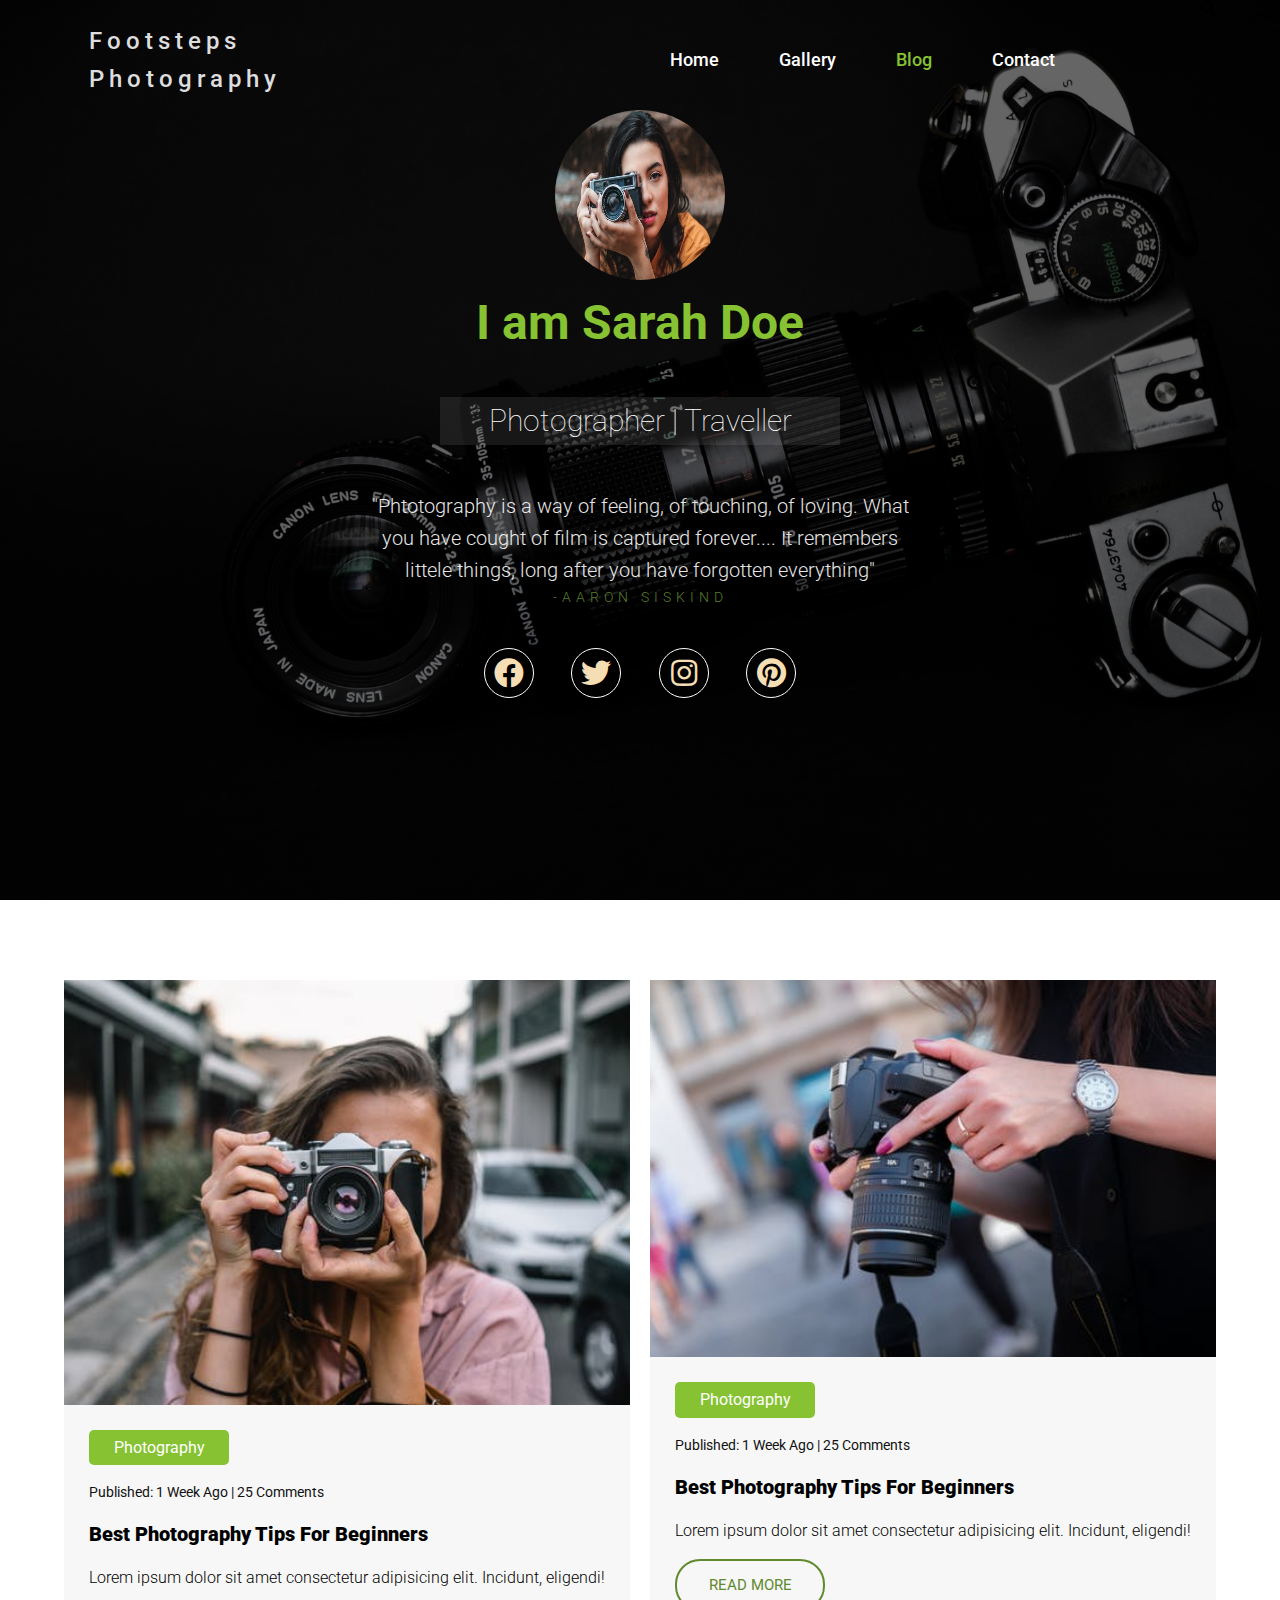
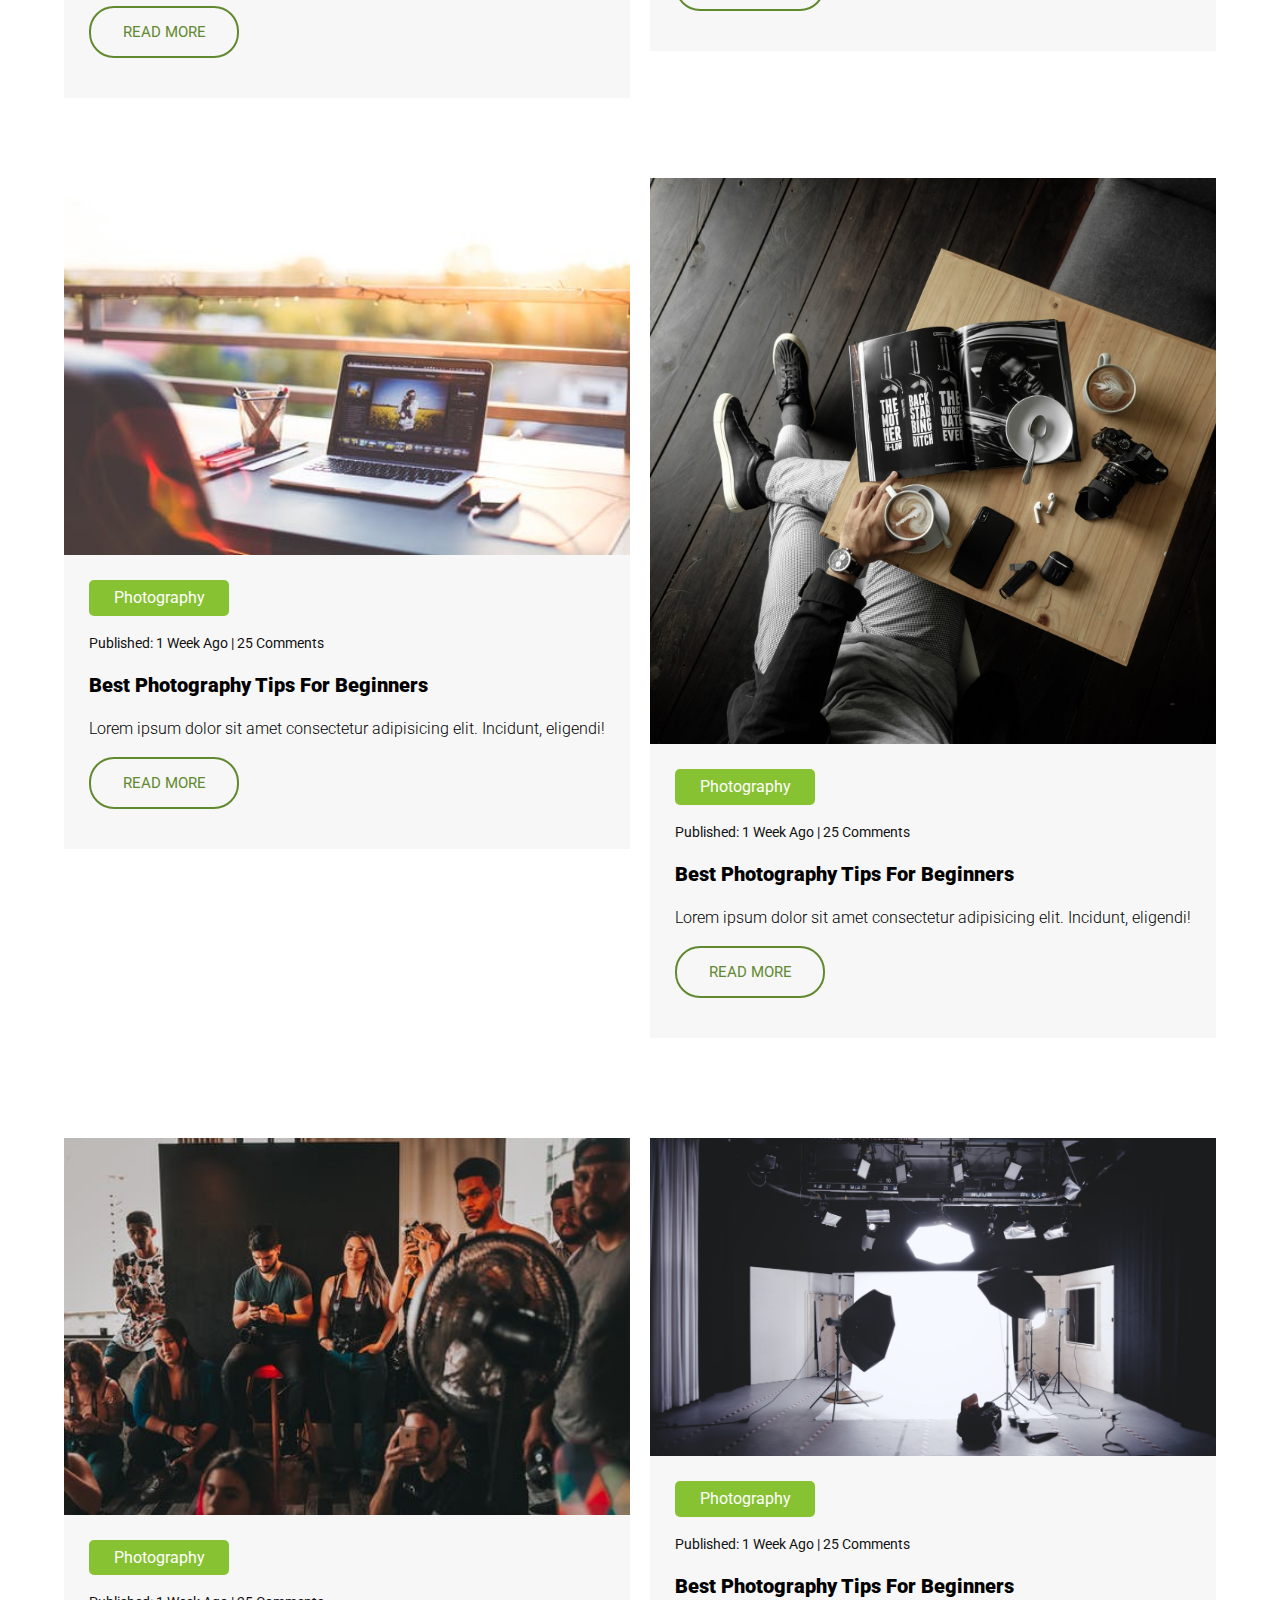
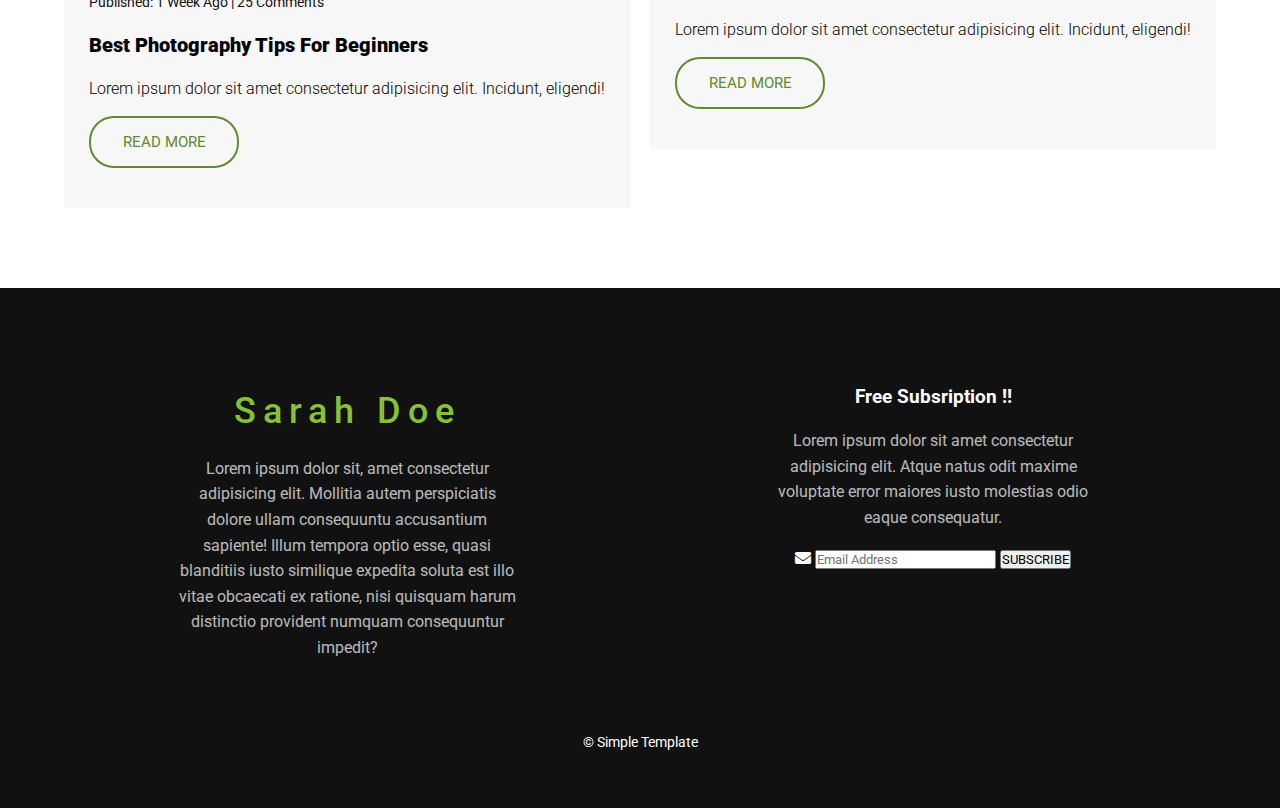
<file: blog.html>
<!DOCTYPE html>
<html lang="en">
<head>
    <meta charset="UTF-8">
    <meta http-equiv="X-UA-Compatible" content="IE=edge">
    <meta name="viewport" content="width=device-width, initial-scale=1.0">
    <title>Document</title>
    <link rel="stylesheet" href="index.css">
    <link rel="stylesheet" href="icones/fontawesome-free-5.15.4-web/css/all.min.css">
</head>
<body>
   

    <!---Header-->    
    <header class="header">
        <div class="container nav-section">
            <div class="brand-and-navBtn">
                <span class="brand-name">
                   Footsteps Photography
                </span>
                <span class="navBtn flex">
                   <i class="fas fa-bars"></i>
                </span>
            </div>

            <!--navigation menu-->
            <nav class="top-nav">
                <ul>
                    <li><a href="index.html"  >Home</a></li>
                    <li><a href="gallery.html">Gallery</a></li>
                    <li><a href="blog.html" class="active">Blog</a></li>
                    <li><a href="contact.html">Contact</a></li>
                </ul>
            </nav>
            <span class="search-icon"></span>
             <i class="fas fa-search"></i>
        </div>

        <div class="container about">
            <div class="about-content">
                <div class="about-img flex ">
                    <img src="images/pexels-photo-1854897.jpeg" alt="Photographer img">
                </div>
                <h2> I am Sarah Doe </h2>
                <h3>Photographer | Traveller</h3>
                <blockquote>
                    "Phtotography is a way of feeling, of touching,
                    of loving. What you have cought of film is 
                    captured forever.... It remembers littele
                    things, long after you have forgotten 
                    everything" <span>-Aaron Siskind</span>                   
                </blockquote>                 
            </div>
            <div class="social-icons">
                <ul>
                    <li>
                        <a href="#"><i class="fab fa-facebook"></i></a>
                    </li>
                    <li>
                        <a href="#"><i class="fab fa-twitter"></i></a>
                    </li>
                    <li>
                        <a href="#"><i class="fab fa-instagram"></i></a>
                    </li>
                    <li>
                        <a href="#"><i class="fab fa-pinterest"></i></a>
                    </li>                    
                </ul>
            </div>
        </div>
    </header>
    <!--End-Header-->

      <!---main-->   

      <section class = "section-four">
        <div class = "container">
            <div class = "blogs">
                <div class = "blog-wrapper-lg">                  
                    <div class = "blog">
                        <img src = "images/blog-1.jpeg">
                        <div class = "blog-content">
                            <span class = "badge">Photography</span>
                            <span class = "misc-info">
                                Published: 1 Week Ago | 25 Comments
                            </span>
                            <h3 class = "blog-title">
                                Best Photography Tips For Beginners
                            </h3>
                            <p class = "blog-text">
                                Lorem ipsum dolor sit amet consectetur adipisicing elit. Incidunt, eligendi!
                            </p>
                            <a href = "#" class = "btn">Read More</a>
                        </div>
                    </div>                 

                    <div class = "blog">
                        <img src = "images/blog2.jpeg">
                        <div class = "blog-content">
                            <span class = "badge">Photography</span>
                            <span class = "misc-info">
                                Published: 1 Week Ago | 25 Comments
                            </span>
                            <h3 class = "blog-title">
                                Best Photography Tips For Beginners
                            </h3>
                            <p class = "blog-text">
                                Lorem ipsum dolor sit amet consectetur adipisicing elit. Incidunt, eligendi!
                            </p>
                            <a href = "#" class = "btn">Read More</a>
                        </div>
                    </div>                   
                </div>
                <div class = "blog-wrapper-sm">                     
                    <div class = "blog">
                        <img src = "images/blog3.jpeg">
                        <div class = "blog-content">
                            <span class = "badge">Photography</span>
                            <span class = "misc-info">
                                Published: 1 Week Ago | 25 Comments
                            </span>
                            <h3 class = "blog-title">
                                Best Photography Tips For Beginners
                            </h3>
                            <p class = "blog-text">
                                Lorem ipsum dolor sit amet consectetur adipisicing elit. Incidunt, eligendi!
                            </p>
                            <a href = "#" class = "btn">Read More</a>
                        </div>
                    </div>                   
 
                    <div class = "blog">
                        <img src = "images/blog4.jpeg">
                        <div class = "blog-content">
                            <span class = "badge">Photography</span>
                            <span class = "misc-info">
                                Published: 1 Week Ago | 25 Comments
                            </span>
                            <h3 class = "blog-title">
                                Best Photography Tips For Beginners
                            </h3>
                            <p class = "blog-text">
                                Lorem ipsum dolor sit amet consectetur adipisicing elit. Incidunt, eligendi!
                            </p>
                            <a href = "#" class = "btn">Read More</a>
                        </div>
                    </div>                 

                    <div class = "blog">
                        <img src = "images/blog5.jpeg">
                        <div class = "blog-content">
                            <span class = "badge">Photography</span>
                            <span class = "misc-info">
                                Published: 1 Week Ago | 25 Comments
                            </span>
                            <h3 class = "blog-title">
                                Best Photography Tips For Beginners
                            </h3>
                            <p class = "blog-text">
                                Lorem ipsum dolor sit amet consectetur adipisicing elit. Incidunt, eligendi!
                            </p>
                            <a href = "#" class = "btn">Read More</a>
                        </div>
                    </div>
                    <div class = "blog">
                        <img src = "images/blog6.jpeg">
                        <div class = "blog-content">
                            <span class = "badge">Photography</span>
                            <span class = "misc-info">
                                Published: 1 Week Ago | 25 Comments
                            </span>
                            <h3 class = "blog-title">
                                Best Photography Tips For Beginners
                            </h3>
                            <p class = "blog-text">
                                Lorem ipsum dolor sit amet consectetur adipisicing elit. Incidunt, eligendi!
                            </p>
                            <a href = "#" class = "btn">Read More</a>
                        </div>
                    </div>                    
                </div>
            </div>
        </div>
    </section>

       

    <!--End-of- main-->

        <!---Footer-->    
        <footer class="footer">

               <div class="footer-container container">
                    <div>
                         <h2>Sarah Doe</h2>
                          <p>Lorem ipsum dolor sit, amet consectetur adipisicing elit.
                            Mollitia autem perspiciatis dolore ullam consequuntu
                            accusantium sapiente! Illum tempora optio esse, quasi
                            blanditiis iusto similique expedita soluta est illo vitae
                            obcaecati ex ratione, nisi quisquam harum distinctio provident
                            numquam consequuntur impedit?</p>                        
                    </div>

                    <div>
                         <h3>Free Subsription !!</h3>
                          <p>Lorem ipsum dolor sit amet consectetur
                             adipisicing elit. Atque natus odit maxime
                             voluptate error maiores iusto molestias
                             odio eaque consequatur.</p>

                          <div class="sub">
                                <i class="fas fa-envelope"></i>
                                <input type="Email" id="email" placeholder="Email Address">
                                <button type="submit">SUBSCRIBE</button>
                          </div>
                    </div>
               </div>
             <p>&copy; Simple Template</p>
        </footer>


    <!--End-of-Footer-->



 




    <script src="index.js"></script>
    
</body>
</html>
</file>
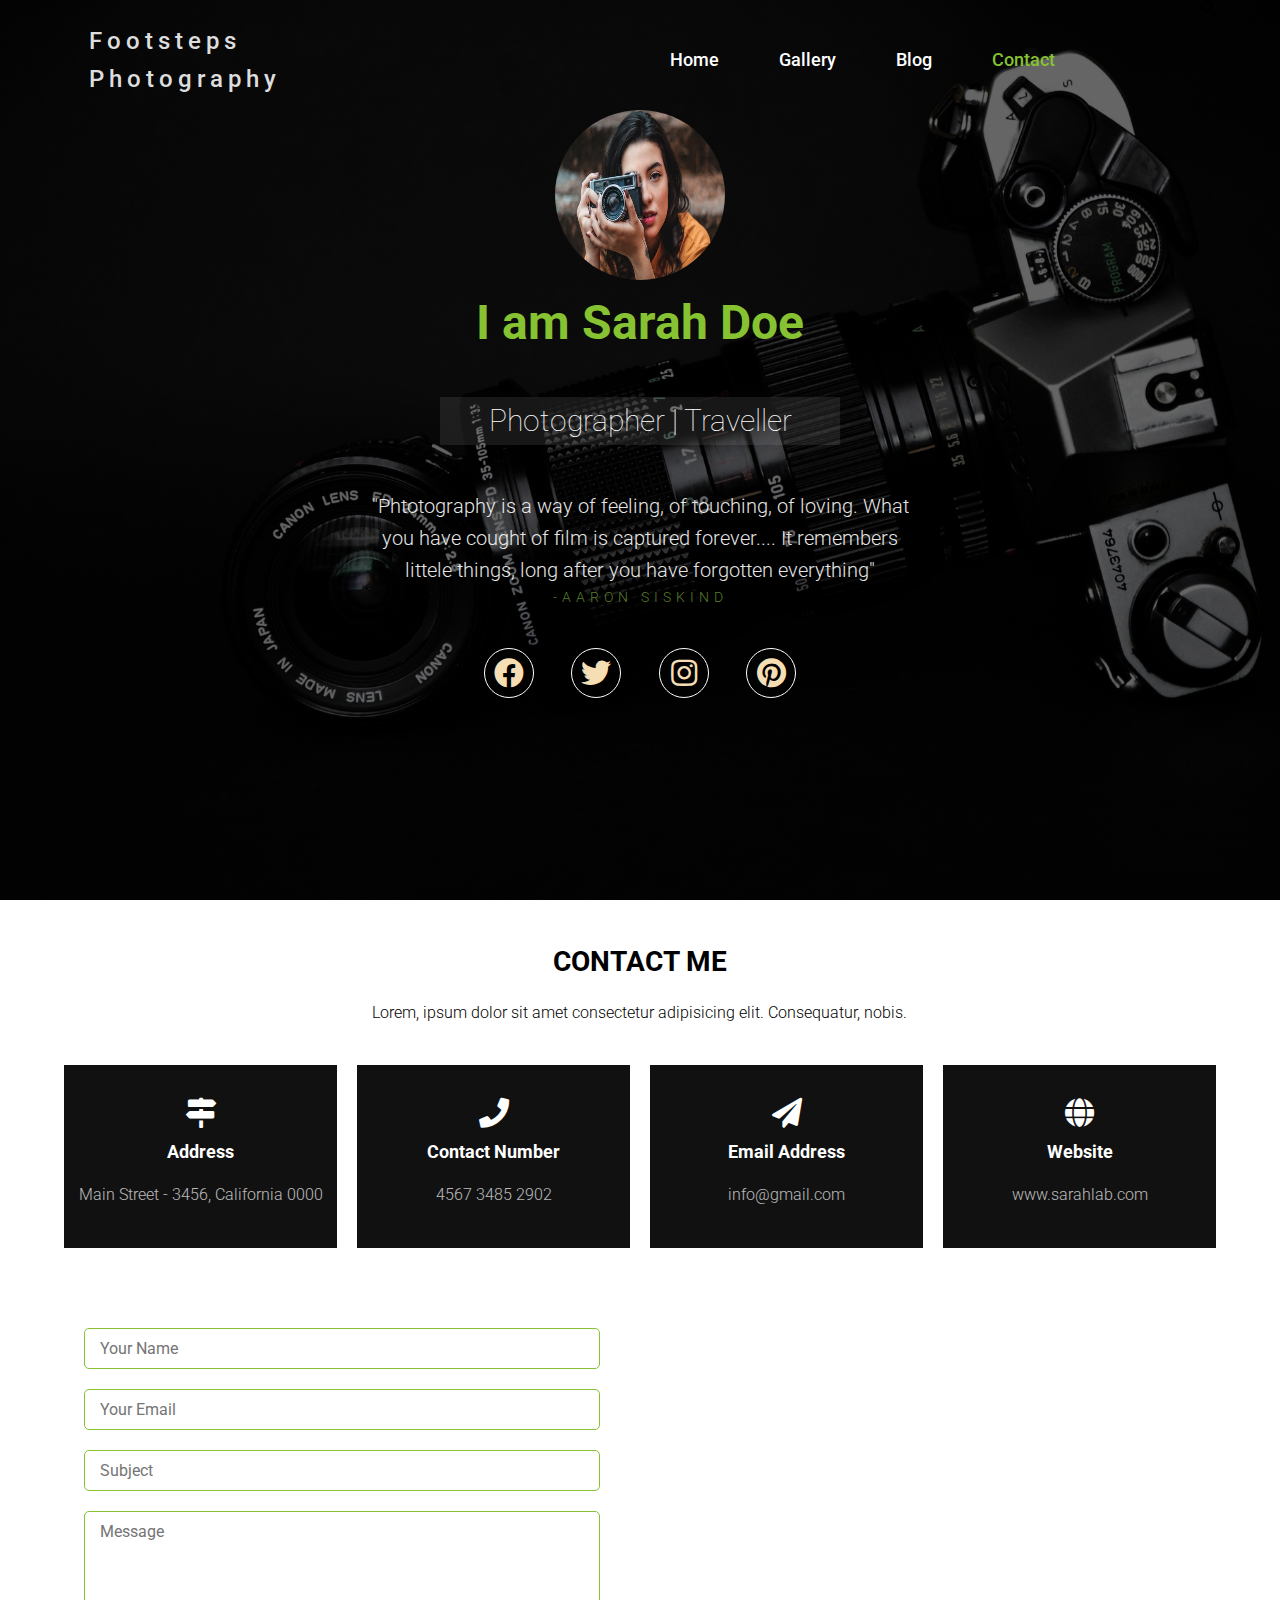
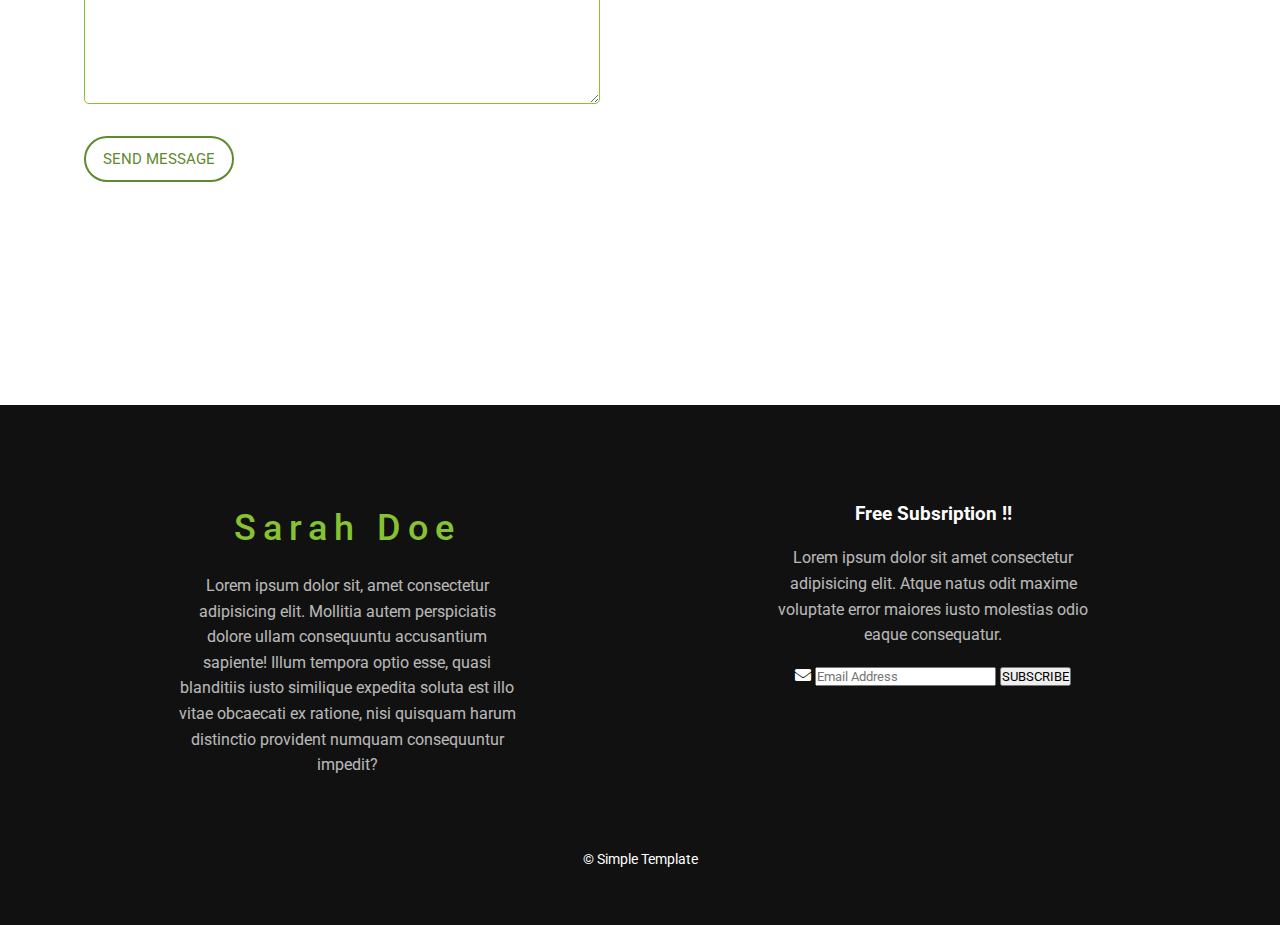
<file: contact.html>
<!DOCTYPE html>
<html lang="en">
<head>
    <meta charset="UTF-8">
    <meta http-equiv="X-UA-Compatible" content="IE=edge">
    <meta name="viewport" content="width=device-width, initial-scale=1.0">
    <title>Document</title>
    <link rel="stylesheet" href="index.css">
    <link rel="stylesheet" href="icones/fontawesome-free-5.15.4-web/css/all.min.css">
</head>
<body>
   

    <!---Header-->    
    <header class="header">
        <div class="container nav-section">
            <div class="brand-and-navBtn">
                <span class="brand-name">
                   Footsteps Photography
                </span>
                <span class="navBtn flex">
                   <i class="fas fa-bars"></i>
                </span>
            </div>

            <!--navigation menu-->
            <nav class="top-nav">
                <ul>
                    <li><a href="index.html"  >Home</a></li>
                    <li><a href="gallery.html">Gallery</a></li>
                    <li><a href="blog.html"  >Blog</a></li>
                    <li><a href="contact.html" class="active">Contact</a></li>
                </ul>
            </nav>
            <span class="search-icon"></span>
             <i class="fas fa-search"></i>
        </div>

        <div class="container about">
            <div class="about-content">
                <div class="about-img flex ">
                    <img src="images/pexels-photo-1854897.jpeg" alt="Photographer img">
                </div>
                <h2> I am Sarah Doe </h2>
                <h3>Photographer | Traveller</h3>
                <blockquote>
                    "Phtotography is a way of feeling, of touching,
                    of loving. What you have cought of film is 
                    captured forever.... It remembers littele
                    things, long after you have forgotten 
                    everything" <span>-Aaron Siskind</span>                   
                </blockquote>                 
            </div>
            <div class="social-icons">
                <ul>
                    <li>
                        <a href="#"><i class="fab fa-facebook"></i></a>
                    </li>
                    <li>
                        <a href="#"><i class="fab fa-twitter"></i></a>
                    </li>
                    <li>
                        <a href="#"><i class="fab fa-instagram"></i></a>
                    </li>
                    <li>
                        <a href="#"><i class="fab fa-pinterest"></i></a>
                    </li>                    
                </ul>
            </div>
        </div>
    </header>
    <!--End-Header-->

      <!---main-->   

      <section class = "section-five">
        <div class = "container">
            <div class = "contact-top">
                <h3>CONTACT ME</h3>
                <p>Lorem, ipsum dolor sit amet consectetur adipisicing elit. Consequatur, nobis.</p>
            </div>

            <div class = "contact-middle">
                <div>
                    <span class = "contact-icon">
                        <i class = "fas fa-map-signs"></i>
                    </span>
                    <span>Address</span>
                    <p>Main Street - 3456, California 0000</p>
                </div>

                <div>
                    <span class = "contact-icon">
                        <i class = "fas fa-phone"></i>
                    </span>
                    <span>Contact Number</span>
                    <p>4567 3485 2902</p>
                </div>

                <div>
                    <span class = "contact-icon">
                        <i class = "fas fa-paper-plane"></i>
                    </span>
                    <span>Email Address</span>
                    <p>info@gmail.com</p>
                </div>

                <div>
                    <span class = "contact-icon">
                        <i class = "fas fa-globe"></i>
                    </span>
                    <span>Website</span>
                    <p>www.sarahlab.com</p>
                </div>
            </div>

            <div class = "contact-bottom">
                <form class = "form">
                    <input type = "text" placeholder="Your Name">
                    <input type = "email" placeholder="Your Email">
                    <input type = "text" placeholder="Subject">
                    <textarea rows = "9" placeholder="Message"></textarea>
                    <input type = "submit" class = "btn" value = "Send Message">
                </form>

                <!-- Map -->
                <div>
                    <iframe src="https://www.google.com/maps/embed?pb=!1m18!1m12!1m3!1d6509916.01527587!2d-123.79730890241156!3d37.18431437946637!2m3!1f0!2f0!3f0!3m2!1i1024!2i768!4f13.1!3m3!1m2!1s0x808fb9fe5f285e3d%3A0x8b5109a227086f55!2sCalifornia%2C%20USA!5e0!3m2!1sen!2snp!4v1595133867574!5m2!1sen!2snp" width="100%" height="600px" frameborder="0" style="border:0;" allowfullscreen="" aria-hidden="false" tabindex="0"></iframe>
                </div>
            </div>
        </div>
    </section>
       

    <!--End-of- main-->

        <!---Footer-->    
        <footer class="footer">

               <div class="footer-container container">
                    <div>
                         <h2>Sarah Doe</h2>
                          <p>Lorem ipsum dolor sit, amet consectetur adipisicing elit.
                            Mollitia autem perspiciatis dolore ullam consequuntu
                            accusantium sapiente! Illum tempora optio esse, quasi
                            blanditiis iusto similique expedita soluta est illo vitae
                            obcaecati ex ratione, nisi quisquam harum distinctio provident
                            numquam consequuntur impedit?</p>                        
                    </div>

                    <div>
                         <h3>Free Subsription !!</h3>
                          <p>Lorem ipsum dolor sit amet consectetur
                             adipisicing elit. Atque natus odit maxime
                             voluptate error maiores iusto molestias
                             odio eaque consequatur.</p>

                          <div class="sub">
                                <i class="fas fa-envelope"></i>
                                <input type="Email" id="email" placeholder="Email Address">
                                <button type="submit">SUBSCRIBE</button>
                          </div>
                    </div>
               </div>
             <p>&copy; Simple Template</p>
        </footer>


    <!--End-of-Footer-->



 




    <script src="index.js"></script>
    
</body>
</html>
</file>
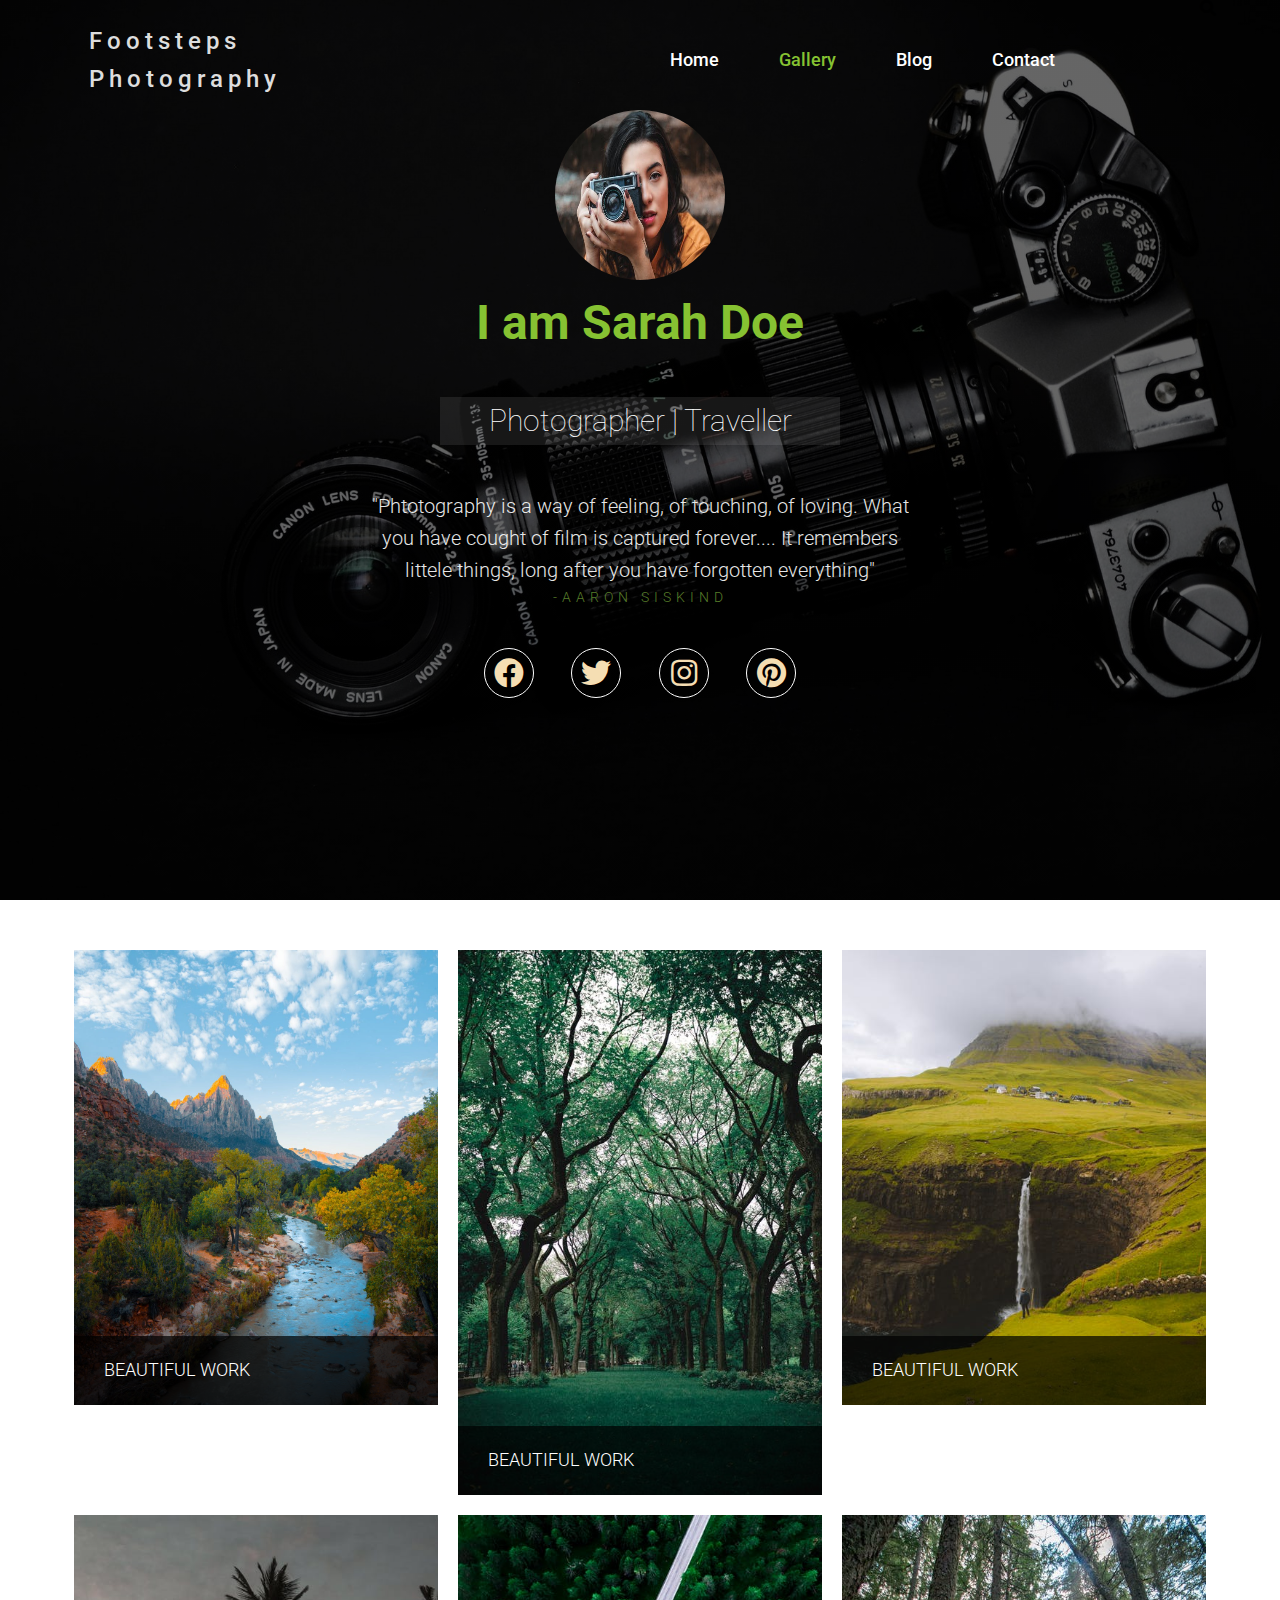
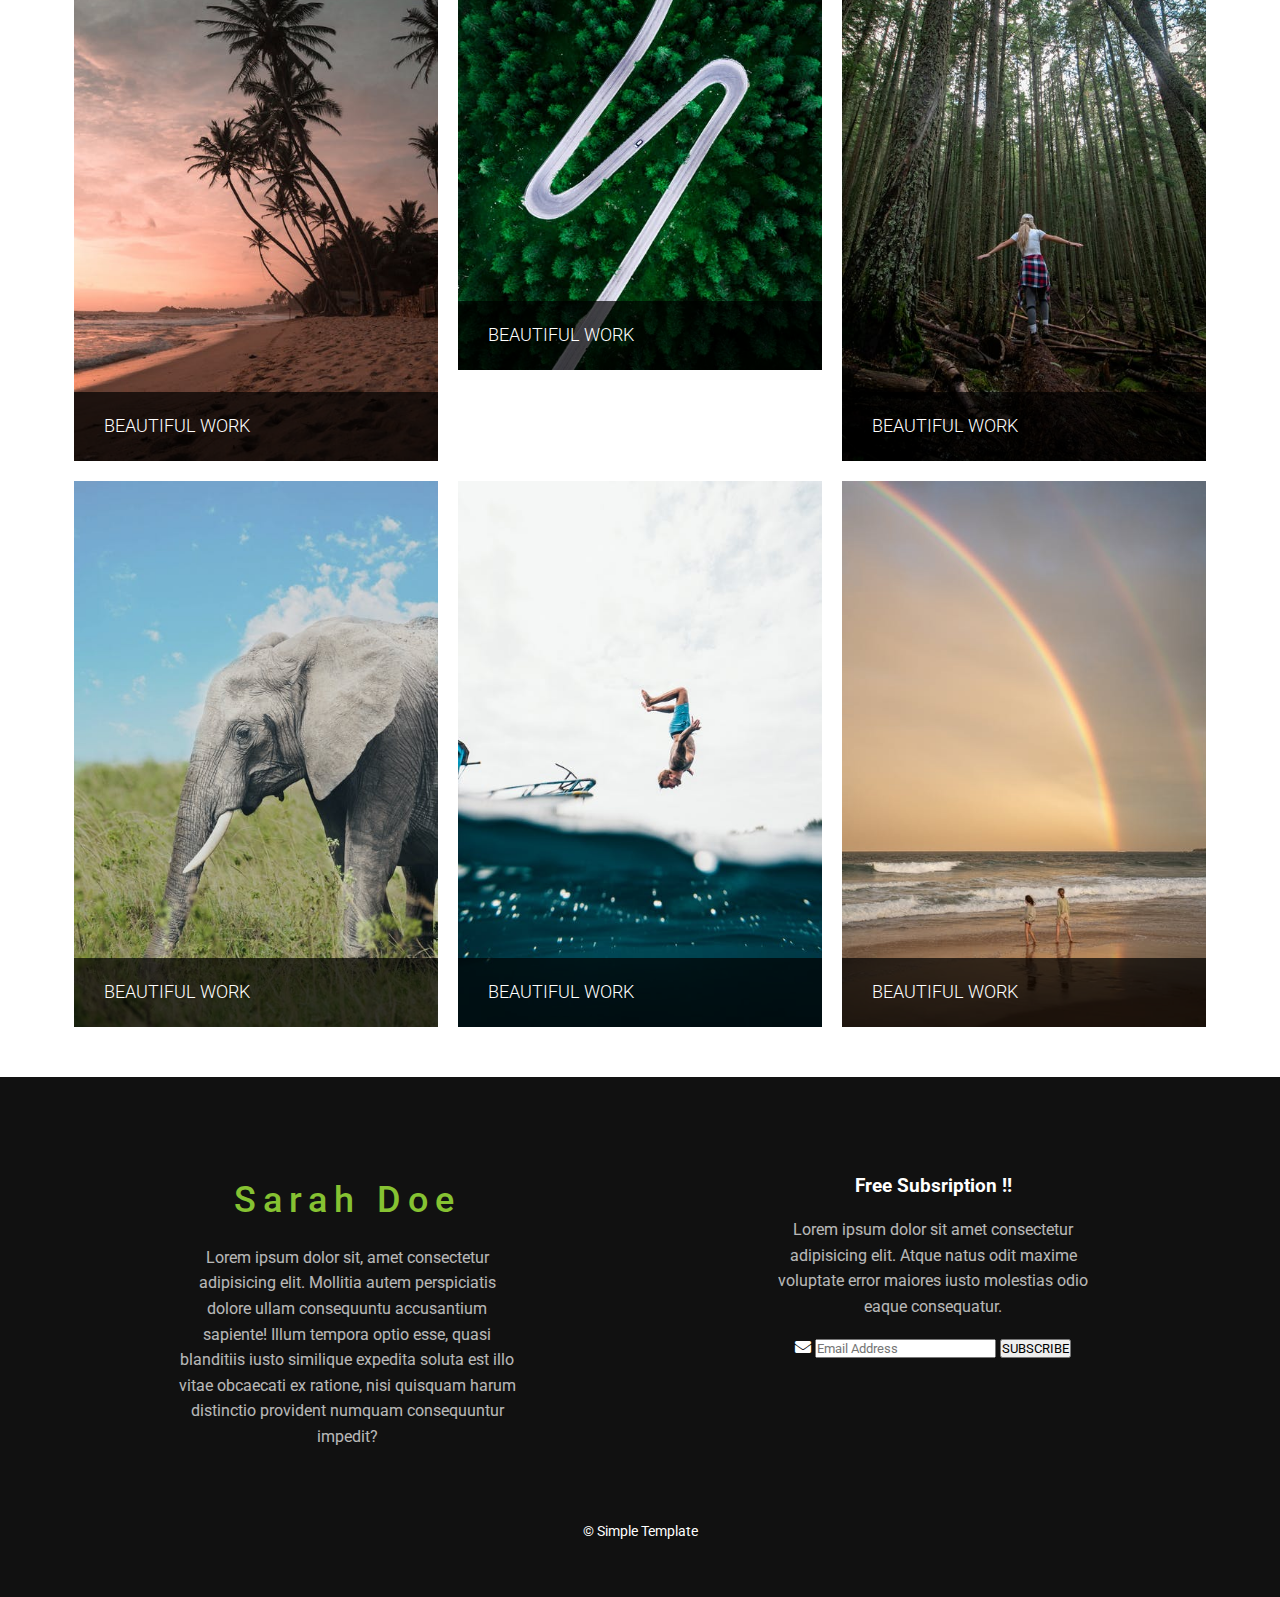
<file: gallery.html>
<!DOCTYPE html>
<html lang="en">
<head>
    <meta charset="UTF-8">
    <meta http-equiv="X-UA-Compatible" content="IE=edge">
    <meta name="viewport" content="width=device-width, initial-scale=1.0">
    <title>Document</title>
    <link rel="stylesheet" href="index.css">
    <link rel="stylesheet" href="icones/fontawesome-free-5.15.4-web/css/all.min.css">
    <link rel="stylesheet" href="simplelightbox-master/dist/simple-lightbox.css">
</head>
<body>
   

    <!---Header-->    
    <header class="header">
        <div class="container nav-section">
            <div class="brand-and-navBtn">
                <span class="brand-name">
                   Footsteps Photography
                </span>
                <span class="navBtn flex">
                   <i class="fas fa-bars"></i>
                </span>
            </div>

            <!--navigation menu-->
            <nav class="top-nav">
                <ul>
                    <li><a href="index.html"  >Home</a></li>
                    <li><a href="gallery.html" class="active">Gallery</a></li>
                    <li><a href="blog.html">Blog</a></li>
                    <li><a href="contact.html">Contact</a></li>
                </ul>
            </nav>
            <span class="search-icon"></span>
             <i class="fas fa-search"></i>
        </div>

        <div class="container about">
            <div class="about-content">
                <div class="about-img flex ">
                    <img src="images/pexels-photo-1854897.jpeg" alt="Photographer img">
                </div>
                <h2> I am Sarah Doe </h2>
                <h3>Photographer | Traveller</h3>
                <blockquote>
                    "Phtotography is a way of feeling, of touching,
                    of loving. What you have cought of film is 
                    captured forever.... It remembers littele
                    things, long after you have forgotten 
                    everything" <span>-Aaron Siskind</span>                   
                </blockquote>                 
            </div>
            <div class="social-icons">
                <ul>
                    <li>
                        <a href="#"><i class="fab fa-facebook"></i></a>
                    </li>
                    <li>
                        <a href="#"><i class="fab fa-twitter"></i></a>
                    </li>
                    <li>
                        <a href="#"><i class="fab fa-instagram"></i></a>
                    </li>
                    <li>
                        <a href="#"><i class="fab fa-pinterest"></i></a>
                    </li>                    
                </ul>
            </div>
        </div>
    </header>
    <!--End-Header-->

    <!---main-->   
    <section class = "section-three">
        <div class = "container">
            <div class = "gallery">
                <a href = "images/gallery-1.jpeg">
                    <div class = "single-img">
                        <img src = "images/gallery-1.jpeg" alt = "gallery image">
                        <div class = "single-img-content">
                            <h3>Beautiful Work</h3>
                        </div>
                    </div>
                </a>

                <a href = "images/gallery-2.jpeg">
                    <div class = "single-img">
                        <img src = "images/gallery-2.jpeg" alt = "gallery image">
                        <div class = "single-img-content">
                            <h3>Beautiful Work</h3>
                        </div>
                    </div>
                </a>

                <a href = "images/gallery-3.jpeg">
                    <div class = "single-img">
                        <img src = "images/gallery-3.jpeg" alt = "gallery image">
                        <div class = "single-img-content">
                            <h3>Beautiful Work</h3>
                        </div>
                    </div>
                </a>

                <a href = "images/gallery-4.jpeg">
                    <div class = "single-img">
                        <img src = "images/gallery-4.jpeg" alt = "gallery image">
                        <div class = "single-img-content">
                            <h3>Beautiful Work</h3>
                        </div>
                    </div>
                </a>

                <a href = "images/gallery-5.jpeg">
                    <div class = "single-img">
                        <img src = "images/gallery-5.jpeg" alt = "gallery image">
                        <div class = "single-img-content">
                            <h3>Beautiful Work</h3>
                        </div>
                    </div>
                </a>

                <a href = "images/gallery-6.jpeg">
                    <div class = "single-img">
                        <img src = "images/gallery-6.jpeg" alt = "gallery image">
                        <div class = "single-img-content">
                            <h3>Beautiful Work</h3>
                        </div>
                    </div>
                </a>

                <a href = "images/gallery-7.jpeg">
                    <div class = "single-img">
                        <img src = "images/gallery-7.jpeg" alt = "gallery image">
                        <div class = "single-img-content">
                            <h3>Beautiful Work</h3>
                        </div>
                    </div>
                </a>

                <a href = "images/gallerry-8.jpeg">
                    <div class = "single-img">
                        <img src = "images/gallerry-8.jpeg" alt = "gallery image">
                        <div class = "single-img-content">
                            <h3>Beautiful Work</h3>
                        </div>
                    </div>
                </a>

                <a href = "images/gallery-9.jpeg">
                    <div class = "single-img">
                        <img src = "images/gallery-9.jpeg" alt = "gallery image">
                        <div class = "single-img-content">
                            <h3>Beautiful Work</h3>
                        </div>
                    </div>
                </a>
            </div>
        </div>
    </section>


       

    <!--End-of- main-->

        <!---Footer-->    
        <footer class="footer">

               <div class="footer-container container">
                    <div>
                         <h2>Sarah Doe</h2>
                          <p>Lorem ipsum dolor sit, amet consectetur adipisicing elit.
                            Mollitia autem perspiciatis dolore ullam consequuntu
                            accusantium sapiente! Illum tempora optio esse, quasi
                            blanditiis iusto similique expedita soluta est illo vitae
                            obcaecati ex ratione, nisi quisquam harum distinctio provident
                            numquam consequuntur impedit?</p>                        
                    </div>

                    <div>
                         <h3>Free Subsription !!</h3>
                          <p>Lorem ipsum dolor sit amet consectetur
                             adipisicing elit. Atque natus odit maxime
                             voluptate error maiores iusto molestias
                             odio eaque consequatur.</p>

                          <div class="sub">
                                <i class="fas fa-envelope"></i>
                                <input type="Email" id="email" placeholder="Email Address">
                                <button type="submit">SUBSCRIBE</button>
                          </div>
                    </div>
               </div>
             <p>&copy; Simple Template</p>
        </footer>


    <!--End-of-Footer-->


    <!---lightBox-->
    <script src="simplelightbox-master/dist/simple-lightbox.js"></script>

    <script src="index.js"></script>
    
</body>
</html>
</file>
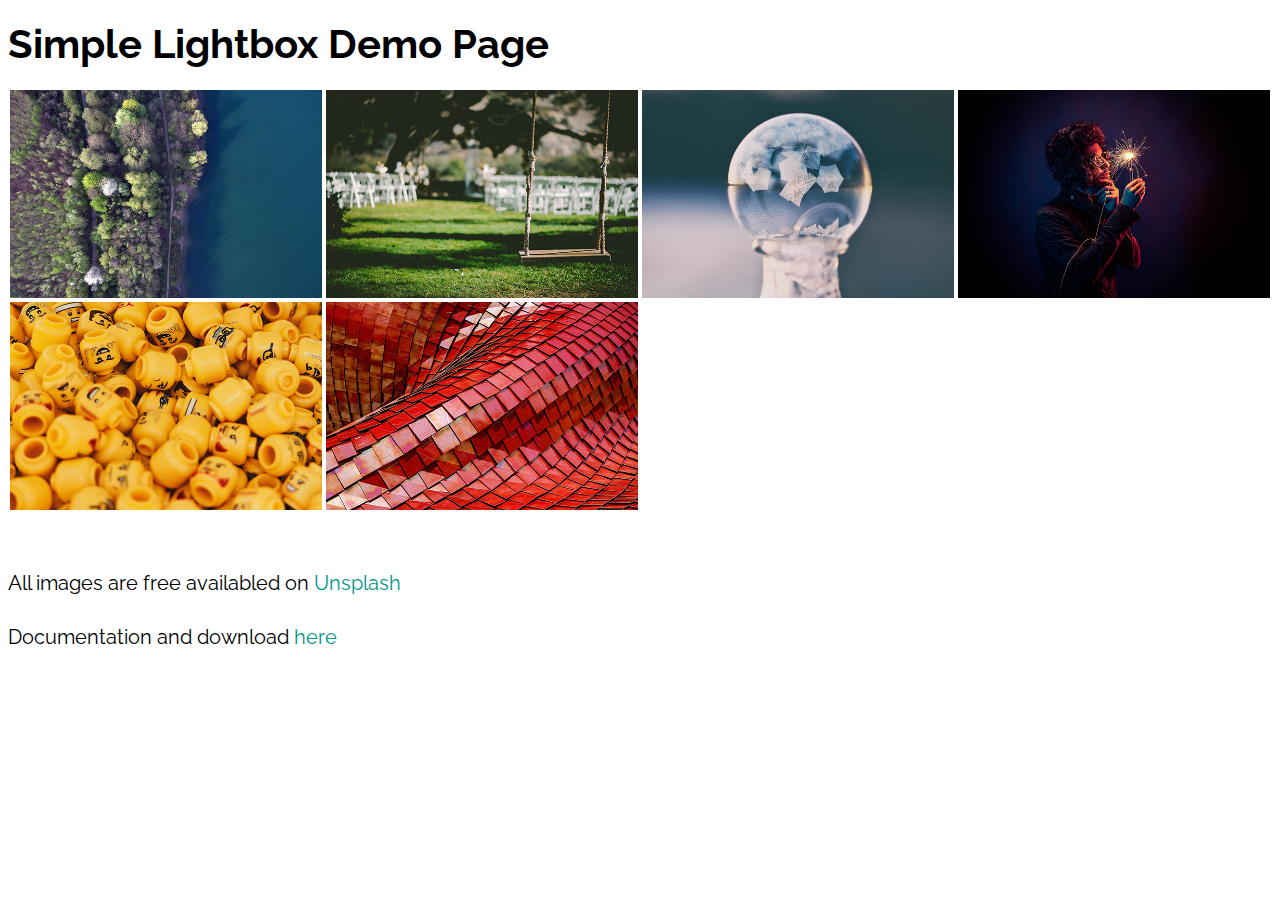
<file: simplelightbox-master/demo/onlyImages.html>
<!DOCTYPE html>
<html lang="en">
<head>
    <meta charset="utf-8">
    <meta http-equiv="X-UA-Compatible" content="IE=edge">
    <meta content="width=device-width, initial-scale=1, maximum-scale=1, user-scalable=no" name="viewport">
    <title>Simple Lightbox - Responsive touch friendly Image lightbox</title>
    <link href="https://fonts.googleapis.com/css?family=Raleway:300,400,700" rel="stylesheet">
    <link rel="stylesheet" href="../dist/simple-lightbox.css?v2.8.0" />
    <style>
        body {
            font-family: 'Raleway', sans-serif;
            font-size: 20px;
            line-height: 34px;
        }

        * {
            box-sizing: border-box;
        }

        .container .gallery a img {
            float: left;
            width: 25%;
            height: auto;
            border: 2px solid #fff;
            -webkit-transition: -webkit-transform .15s ease;
            -moz-transition: -moz-transform .15s ease;
            -o-transition: -o-transform .15s ease;
            -ms-transition: -ms-transform .15s ease;
            transition: transform .15s ease;
            position: relative;
        }

        .clear {
            clear: both;
        }

        a {
            color: #009688;
            text-decoration: none;
        }

        a:hover {
            color: #01695f;
            text-decoration: none;
        }
    </style>
</head>
<body>
<div class="container">
    <h1 class="align-center">Simple Lightbox Demo Page</h1>
    <div class="gallery">
        <a href="img/full/01.jpg" class="big"><img src="img/thumb/01.jpg" alt="" title="Beautiful Image" /></a>
        <a href="img/full/02.jpg"><img src="img/thumb/02.jpg" alt="" title=""/></a>
        <a href="img/full/03.jpg"><img src="img/thumb/03.jpg" alt="" title="Beautiful Image"/></a>
        <a href="img/full/04.jpg"><img src="img/thumb/04.jpg" alt="" title=""/></a>
        <a href="img/full/05.jpg"><img src="img/thumb/05.jpg" alt="" title=""/></a>
        <a href="img/full/06.jpg"><img src="img/thumb/06.jpg" alt="" title=""/></a>
        <div class="clear"></div>
    </div>
    <br>
    <p>All images are free availabled on <a href="https://unsplash.com/" target="_blank">Unsplash</a></p>
    <p>Documentation and download <a target="_blank" href="https://simplelightbox.com">here</a></p>
</div>
<script src="../dist/simple-lightbox.js?v2.8.0"></script>
<script>
    (function() {
        var $gallery = new SimpleLightbox('.gallery a', {});
    })();
</script>
</body>
</html>
</file>
<file: index.css>
@import url('https://fonts.googleapis.com/css2?family=Roboto:wght@100;300;400;500;700;900&display=swap');



:root{
    --white: #ddd;
    --dark: #111;
    --darkGrey: #474b4f;
    --lightGrey: #6b6e70;
    --lightGreen: #86c232;
    --darkGreen: #61892f;
    --transition: all 0.5s ease;
}
*{
    padding: 0;
    margin: 0;
    box-sizing: border-box;
    font-family: 'Roboto', sans-serif;
}
body{
    line-height: 1.6;
}
img{
    width: 100%;
    display: block;
}
ul li{
    list-style: none;
}
a{
    text-decoration: none;
    color: #000;
}
h1, h2, h3, h4, h5, h6, p{
    margin: 15px 0;
}

.flex{
    display: flex;
    justify-content: center;
    align-items: center;
}
.container{
    width: 90vw;
    margin: 0 auto;
}
.btn{
    background: var(--darkGreen);
    border: none;
    display: block;
    width: 150px;
    text-align: center;
    color: var(--darkGreen);
    text-transform: uppercase;
    background: transparent;
    font-size: 15px;
    padding: 12px;
    border: 2px solid var(--darkGreen);
    border-radius: 25px;
    margin: 15px 0;
    transition: var(--transition);
}
.btn:hover{
    background: var(--darkGreen);
    color: #fff;
}
.active{
    color: var(--lightGreen)!important;
}


.header{
    min-height: 100vh;
    background:linear-gradient(rgba(0,0,0,0.6), rgba(0,0,0,0.6)), url("/images/header.jpg")center/cover no-repeat ;
}
.top-nav a{
    color: #fff;
}
.brand-and-navBtn{
    background: #000;
    position: relative;
    z-index: 999;
    height: 90px;
    display: flex;
    justify-content: space-between;
    align-items: center;
    font-weight: 500;
    font-size: 24px;
    margin: 15px 25px;
    color: var(--white);
}
.brand-name{
    letter-spacing: 5px;
    cursor: pointer;

}
.navBtn{
    width: 40px;
    height: 40px;
    border: 1px solid var(--white);
    cursor: pointer;
}
.navBtn:hover{
    background: #fff;
    color: #000;
    transition: var(--transition);
}
.top-nav{
    background: #000;
    transform: translateY(-600px);
    transition: var(--transition);
}
.showNav{
    transform: translateY(0);
}
.search-icon{
    display: none;
}
.top-nav ul li{
    padding: 10px 0;
}
.top-nav ul a{
    position: relative;
    font-weight: 500;
    font-size: 18px;
    text-align: center;
    display: block;
}
.top-nav ul a::after{
    content: "";
    height: 2px;
    background: var(--lightGreen);
    position: absolute;
    bottom: -5px;
    left: 50%;
    transform: translateX(-50%);
    width: 0;
    transition: var(--transition);
}
.top-nav ul a:hover::after{
    width: 100px;
}
.about{
    margin-top: -160px;
}
.about-content img{
    width: 170px;
    height: 170px;
    border-radius: 50%;
}
.about-img{
    background: #fff;
    width: 150px;
    height: 150px;
    margin: 0 auto;
    border-radius: 50%;
}
.about-content h2{
    font-size: 48px;
    text-align: center;
    margin-bottom: 35px;
    color: var(--lightGreen);
}
.about-content h3{
    color: #fff;
    font-size: 30px;
    font-weight:100 ;
    background: rgb(225,225,225,0.1);
    width: 400px;
    margin: 35px auto;
    text-align: center;
}
blockquote{
    font-size: 20px;
    font-weight: 300;
    opacity: 0.9;
    color: #fff;
    width: 60vh;
    margin: 45px auto 15px auto;
    text-align: center;


}
blockquote span{
    font-size: 14px;
    text-transform: uppercase;
    color: var(--darkGreen);
    font-weight: 300;
    letter-spacing: 5px;
    display: block;
}
.social-icons{
    width: 350px;
    margin: 40px auto 0 auto;
    padding-bottom: 30px;

}
.social-icons ul a{
    color: wheat;
    font-size: 30px;
    display: block;
    width: 50px;
    height: 50px;
    border: 1px solid #fff;
    border-radius: 50%;
    display: flex;
    justify-content: center;
    align-items: center;
    transition: var(--transition);
}

.social-icons ul{
    display: flex;
    justify-content: space-around;
}
.social-icons ul a:hover{
    background: var(--lightGreen);
    border-color: var(--lightGreen);

}

.section-one{
    margin: 40px 0;
    min-height: 100vh;
     

}

.section-one{
    margin: 40px 0;
    min-height: 100vh;
}
.sec-one-left{
    height: 100vh;
    background: url("/images/section-left-one.jpeg") center/cover no-repeat;
    box-shadow: 0px 0px 14px -1px rgba(0, 0, 0, 0.75);
    -webkit-box-shadow: 0px 0px 14px -1px rgba(0, 0, 0, 0.75);
    -moz-box-shadow: 0px 0px 14px -1px rgba(0, 0, 0, 0.75);
}
.sec-one-left div{
    color: #fff;
    height: 100%;
    display: flex;
    flex-direction: column;
    justify-content: flex-end;
    padding: 30px;
}

.sec-one-left div h3{
    font-size: 20px;
    opacity: 0.9;
}
.sec-one-left div p{
    font-weight: 300;
    opacity:0.8;

}

.sec-one-right h3{
    color: var(--lightGrey);

}
.sec-one-right >h3{
    text-align: center;
    
}
.sec-one-right p{
    opacity: 0.9;
    font-weight: 300;
}
.work-content{
    margin: 50px 0;

}
.work-imgs{
    display: grid;
    grid-template-columns: repeat(2, 1fr);
    grid-column-gap:20px ;
}

.work-img-1{
    background: linear-gradient(rgba(0, 0, 0, 0), rgba(0, 0, 0, 0.6)), url("/images/project1.jpeg") center/cover no-repeat;
    height: 400px;
    transition: var(--transition);
}
.work-img-2{
    background: linear-gradient(rgba(0, 0, 0, 0), rgba(0, 0, 0, 0.6)), url("/images/project2.jpeg") center/cover no-repeat;
    height: 400px;
    transition: var(--transition);
}
.work-imgs div:hover{
    box-shadow: 0 0 8px #000;
    -webkit-box-shadow: 0 0 8px #000;
    -moz-box-shadow: 0 0 8px #000;
}
.section-two{
    margin: 30px 0;
}
.section-two h2{
    text-align: center;
    font-size: 40px;
}
.section-two span{
    color: var(--darkGrey);
    text-align: center;
    display: block;
    font-size: 20px;
    margin-bottom: 30px;
}
.insta-imgs{
    display: grid;
     
    grid-template-columns: repeat(2, 1fr);
}
 
.insta-imgs > div{
    position: relative;
}
.icon-overlay{
    position: absolute;
    color: #fff;
    top: 0;
    left: 0;
    width: 100%;
    height: 100%;
    font-size: 50px;
    background: rgba(134, 194, 50, 0.4);
    opacity: 0;
    transition: var(--transition);
}
.insta-imgs > div:hover .icon-overlay{
    opacity: 1;
}

.section-three{
    margin: 40px 0;
}
.single-img{
    position: relative;
    margin: 10px;
}
.single-img-content{
    position: absolute;
    bottom: 0;
    left: 0;
    right: 0;
    color: #fff;
    padding: 5px 30px;
    background: rgba(0, 0, 0, 0.7);
}
.single-img-content h3{
    font-size: 18px;
    font-weight: 300;
    text-transform: uppercase;
}


.section-four{
    margin: 40px 0;
}
.blog{
    margin: 40px 0;
}
.blog-content{
    padding: 25px;
    background: #f7f7f7;
}
.blog span{
    display: block;
}
.badge{
    background: var(--lightGreen);
    width: 140px;
    border-radius: 5px;
    padding: 5px 0;
    color: #fff;
    text-align: center;
    margin-bottom: 8px;
}
.misc-info{
    font-size: 14px;
    color: var(--dark);
    margin-top: 16px;
}
.blog-title{
    font-size: 20px;
    font-weight: 900;
}
.blog-text{
    font-weight: 300;
}


.section-five{
    margin: 40px 0;
}
.section-five .container div{
    margin: 20px 0;
}
.contact-top{
    text-align: center;
}
.contact-top h3{
    font-size: 28px;
}
.contact-top p{
    font-weight: 300;
    width: 70%;
    margin: 0 auto;
}
.contact-middle div{
    text-align: center;
    padding: 25px 0;
    background: var(--dark);
    color: #fff;
}
.contact-middle div span{
    display: block;
}
.contact-icon{
    font-size: 30px;
}
.contact-middle div span:nth-child(2){
    font-size: 18px;
    font-weight: bold;
}
.contact-middle div p{
    font-weight: 300;
    opacity: 0.7;
}
.contact-bottom{
    margin-top: 50px!important;
}
.form input[type = "text"], .form input[type = "email"], .form textarea{
    width: 100%;
    font-size: 16px;
    padding: 10px 15px;
    margin: 10px 0;
    border: 1px solid var(--lightGreen);
    outline: none;
    border-radius: 5px;
}
.contact-bottom .form{
    padding: 0 20px;
}



































.footer{
    background: var(--dark);
    color: #fff;
    padding: 40px 0;
    text-align: center;
}
.footer-container > div{
    margin: 40px 0;
}
.footer-container h2{
    color: var(--lightGreen);
    font-size: 36px;
    font-weight: 500;
    letter-spacing: 7px;
}
.footer-container p{
    opacity: 0.7;
}
.subs{
    background: #000;
    width: 350px;
    display: flex;
    justify-content: space-between;
    align-items: center;
    margin: 30px auto;
}
.subs i{
    font-size: 26px;
    flex: 10%;
    display: block;
}
.subs input{
    flex: 60%;
    background: transparent;
    border: none;
    font-size: 16px;
    padding: 0 5px;
    outline: 0;
    color: #fff;
}
.subs button{
    flex: 30%;
    font-size: 16px;
    padding: 15px 0;
    font-weight: bold;
    background: var(--lightGreen);
    border: none;
    transition: var(--transition);
    cursor: pointer;
}
.subs button:hover{
    color: #fff;
}
.footer > p{
    text-align: center;
    font-size: 14px;
}






@media screen and (min-width: 678px){
    /* section five */
    .contact-middle{
        display: grid;
        grid-template-columns: repeat(2, 1fr);
        grid-column-gap: 20px;
    }
}

@media screen and (min-width: 800px){
    /* section two */
    .insta-imgs{
        grid-template-columns: repeat(4, 1fr);
    }

    /* section three */
    .gallery{
        display: grid;
        grid-template-columns: repeat(2, 1fr);
    }

    /* section four */
    .blog-wrapper-sm{
        display: grid;
        grid-template-columns: repeat(2, 1fr);
        grid-gap: 20px;
    }
    
}

@media screen and (min-width: 992px){
    /* header & footer */
    .nav-section{
        display: flex;
        justify-content: space-between;
    }
    .navBtn{
        display: none;
    }
    .brand-and-navBtn{
        flex: 0 0 10%;
        background: none;
    }
    .top-nav{
        flex: 0 1 80%;
        display: flex;
        justify-content: flex-end;
        align-items: center;
        transition: transform 0s ease;
        transform: translateY(0);
        background: transparent;
    }
    .top-nav ul{
        display: flex;
    }
    .top-nav ul li{
        margin-right: 30px;
        margin-left: 30px;
    }
    .about{
        margin-top: 0;
    }
    .search-icon{
        flex: 0 0 10%;
        display: block;
        display: flex;
        justify-content: center;
        align-items: center;
        font-size: 24px;
        cursor: pointer;
        transition: var(--transition);
    }
    .search-icon i:hover{
        transform: scale(1.2);
    }

    /* section five */
    .contact-middle{
        grid-template-columns: repeat(4, 1fr);
    }
    .contact-bottom{
        display: grid;
        grid-template-columns: repeat(2, 1fr);
        grid-column-gap: 40px;
    }
}


@media screen and (min-width: 1000px){
    /* section one */
    .section-one .container{
        display: grid;
        grid-template-columns: repeat(2, 1fr);
        grid-column-gap: 50px;
    }
    .sec-one-left{
        align-self: center;
    }
    .work-content{
        margin-top: 0;
    }
    .sec-one-left{
        height: 100%;
    }

    /* section four */
    .blog-wrapper-lg{
        display: grid;
        grid-template-columns: repeat(2, 1fr);
        grid-gap: 20px;
    }

    /* footer */
    .footer-container{
        display: grid;
        grid-template-columns: repeat(2, 1fr);
        grid-gap: 20px;
    }
}

@media screen and (min-width: 1200px){
    /* footer */
    .footer-container > div{
        width: 60%;
        margin-left: auto;
        margin-right: auto;
    }

    /* section three */
    .gallery{
        grid-template-columns: repeat(3, 1fr);
    }
}

@media screen and (min-width: 1400px){
    /* section four */
    .blog-wrapper-sm{
        grid-template-columns: repeat(4, 1fr);
    }
}

/*************** extra small sized screen ******************/

@media screen and (max-width: 500px){
    /* overall styling */
    .header{
        padding-bottom: 30px;
    }
    .social-icons{
        display: none;
    }
    .about-content h3{
        width: 100%;
    }
    .about-content blockquote{
        font-size: 16px;
        width: 100%;
    }
    .subs{
        width: 280px;
    }
    .subs i{
        display: none;
    }
    .subs input{
        width: 100%;
    }
    .subs button{
        padding-left: 8px;
        padding-right: 8px;
    }
    h2{
        font-size: 30px!important;
    }
    h3{
        font-size: 20px!important;
    }
    p{
        font-size: 15px;
    }
    .btn{
        font-size: 14px;
        padding: 8px 0;
    }
    .work-imgs{
        grid-template-columns: 1fr;
        grid-row-gap: 20px;
    }
}
</file>
<file: simplelightbox-master/demo/demo.css>
/*! normalize.css v7.0.0 | MIT License | github.com/necolas/normalize.css */button,hr,input{overflow:visible}audio,canvas,progress,video{display:inline-block}progress,sub,sup{vertical-align:baseline}[type=checkbox],[type=radio],legend{box-sizing:border-box;padding:0}html{line-height:1.15;-ms-text-size-adjust:100%;-webkit-text-size-adjust:100%}body{margin:0}article,aside,details,figcaption,figure,footer,header,main,menu,nav,section{display:block}h1{font-size:2em;margin:.67em 0}figure{margin:1em 40px}hr{box-sizing:content-box;height:0}code,kbd,pre,samp{font-family:monospace,monospace;font-size:1em}a{background-color:transparent;-webkit-text-decoration-skip:objects}abbr[title]{border-bottom:none;text-decoration:underline;text-decoration:underline dotted}b,strong{font-weight:bolder}dfn{font-style:italic}mark{background-color:#ff0;color:#000}small{font-size:80%}sub,sup{font-size:75%;line-height:0;position:relative}sub{bottom:-.25em}sup{top:-.5em}audio:not([controls]){display:none;height:0}img{border-style:none}svg:not(:root){overflow:hidden}button,input,optgroup,select,textarea{font-family:sans-serif;font-size:100%;line-height:1.15;margin:0}button,select{text-transform:none}[type=reset],[type=submit],button,html [type=button]{-webkit-appearance:button}[type=button]::-moz-focus-inner,[type=reset]::-moz-focus-inner,[type=submit]::-moz-focus-inner,button::-moz-focus-inner{border-style:none;padding:0}[type=button]:-moz-focusring,[type=reset]:-moz-focusring,[type=submit]:-moz-focusring,button:-moz-focusring{outline:ButtonText dotted 1px}fieldset{padding:.35em .75em .625em}legend{color:inherit;display:table;max-width:100%;white-space:normal}textarea{overflow:auto}[type=number]::-webkit-inner-spin-button,[type=number]::-webkit-outer-spin-button{height:auto}[type=search]{-webkit-appearance:textfield;outline-offset:-2px}[type=search]::-webkit-search-cancel-button,[type=search]::-webkit-search-decoration{-webkit-appearance:none}::-webkit-file-upload-button{-webkit-appearance:button;font:inherit}summary{display:list-item}[hidden],template{display:none}

/*prism js*/
code[class*=language-],pre[class*=language-]{color:#000;background:0 0;text-shadow:0 1px #fff;font-family:Consolas,Monaco,'Andale Mono','Ubuntu Mono',monospace;text-align:left;white-space:pre;word-spacing:normal;word-break:normal;word-wrap:normal;line-height:1.5;-moz-tab-size:4;-o-tab-size:4;tab-size:4;-webkit-hyphens:none;-moz-hyphens:none;-ms-hyphens:none;hyphens:none}code[class*=language-] ::-moz-selection,code[class*=language-]::-moz-selection,pre[class*=language-] ::-moz-selection,pre[class*=language-]::-moz-selection{text-shadow:none;background:#b3d4fc}code[class*=language-] ::selection,code[class*=language-]::selection,pre[class*=language-] ::selection,pre[class*=language-]::selection{text-shadow:none;background:#b3d4fc}@media print{code[class*=language-],pre[class*=language-]{text-shadow:none}}pre[class*=language-]{padding:1em;margin:.5em 0;overflow:auto}:not(pre)>code[class*=language-],pre[class*=language-]{background:#f5f2f0}:not(pre)>code[class*=language-]{padding:.1em;border-radius:.3em;white-space:normal}.token.cdata,.token.comment,.token.doctype,.token.prolog{color:#708090}.token.punctuation{color:#999}.namespace{opacity:.7}.token.boolean,.token.constant,.token.deleted,.token.number,.token.property,.token.symbol,.token.tag{color:#905}.token.attr-name,.token.builtin,.token.char,.token.inserted,.token.selector,.token.string{color:#690}.language-css .token.string,.style .token.string,.token.entity,.token.operator,.token.url{color:#a67f59;background:hsla(0,0%,100%,.5)}.token.atrule,.token.attr-value,.token.keyword{color:#07a}.token.function{color:#DD4A68}.token.important,.token.regex,.token.variable{color:#e90}.token.bold,.token.important{font-weight:700}.token.italic{font-style:italic}.token.entity{cursor:help}

* {
	-webkit-box-sizing: border-box;
	-moz-box-sizing: border-box;
	box-sizing: border-box;
}

.dark-primary-color    { background: #512DA8; }
.default-primary-color { background: #673AB7; }
.light-primary-color   { background: #D1C4E9; }
.text-primary-color    { color: #FFFFFF; }
.accent-color          { background: #009688; }
.primary-text-color    { color: #212121; }
.secondary-text-color  { color: #757575; }
.divider-color         { border-color: #BDBDBD; }

body {
	font-family: 'Raleway', sans-serif;
	display: none;
	font-size: 20px;
	line-height: 34px;
}

.clearing {
	clear:both;
}

h1 {
	font-size: 3.8rem;
	font-weight: 200;
	margin-bottom: 45px;
}

h2 {
	font-size: 1.875rem;
	font-weight: 200;
	margin-bottom: 35px;
}

.info h1 {
	margin: 0 0 10px;
	font-size: 2.5rem;
	font-weight: 300;
}

.info h1 sup {
	font-size: 1.5rem;
}

header {
	background-image: url(img/bg.jpg);
	background-size: cover;
	width: 100%;
	height: 500px;
	position: relative;
}

header .gradient {
	background: #512DA8; /* Old browsers */
	background: -moz-linear-gradient(-45deg, #512DA8 2%, #673AB7 100%); /* FF3.6-15 */
	background: -webkit-linear-gradient(-45deg, #512DA8 2%,#673AB7 100%); /* Chrome10-25,Safari5.1-6 */
	background: linear-gradient(135deg, #512DA8 2%,#673AB7 100%); /* W3C, IE10+, FF16+, Chrome26+, Opera12+, Safari7+ */
	filter: progid:DXImageTransform.Microsoft.gradient( startColorstr='#512DA8', endColorstr='#673AB7',GradientType=1 ); /* IE6-9 fallback on horizontal gradient */
	position: absolute;
	top: 0;
	left: 0;
	right: 0;
	bottom: 0;
	opacity: 0.7;
}

.header-container {
	position: absolute;
	top: 150px;
	left: 0;
	right: 0;
	bottom: 0;
	color: #fff;
}

.scroll-hint {
	display: block;
	width: 26px;
	height: 44px;
	position: absolute;
	left: 50%;
	margin-left: -20px;
	bottom: 40px;
	color: #fff;
	background: url(img/mouse.svg) no-repeat center center;
}

.scroll-hint .scrollwheel {
	position: absolute;
	left: 50%;
	top: 10px;
	height: 10px;
	width: 2px;
	background: #fff;
	display: block;
	border-radius: 1px;
	margin-left: -1px;
}

.header-container nav {
	position: absolute;
	bottom: 0;
}

.header-container nav a {
	text-decoration: none;
	padding: 10px;
	display: inline-block;
}

.btn {
	box-shadow: 0 3px 10px rgba(0, 0, 0, 0.23), 0 3px 10px rgba(0, 0, 0, 0.16);
	color: #fff;
	padding: 10px;
	display: inline-block;
	background: #009688;
}

.btn:hover {
	background: #01695f;
	color: #fff;
}

.btn.github {
	background: #202d5f;
}

.btn.github:hover {
	background: #141c3c;
}

.btn.wordpress {
	background: #0073aa;
}
.btn.wordpress:hover {
	background: #004667;
}

.btn.typo3 {
	background: #ff8700;
}
.btn.typo3:hover {
	background: #b35f00;
}

.container {
	width: 1140px;
	max-width: 100%;
	margin: auto;
	padding-right: 15px;
	padding-left: 15px;
}

.demo-container {
	position: relative;
}

.info {
	float: left;
}

.small-demo {
	background: #fff;
	box-shadow:0px 8px 12px 1px rgba(0,0,0, 0.49);
	-moz-box-shadow:0px 8px 12px 1px rgba(0,0,0, 0.49);
	-webkit-box-shadow:0px 8px 12px 1px rgba(0,0,0, 0.49);
	width: 60%;
	float: right;
}

.small-demo .caption {
	padding: 10px;
	color: #212121;
	font-size: 0.875rem;
}

.small-demo a {
	max-width: 33.3333333333333333333%;
	float: left;
	overflow: hidden;
}
.small-demo img {
	max-width: 100%;
	width: 100%;
	height: auto;
	display: block;
	-webkit-transition: -webkit-transform .35s ease;
	-moz-transition: -moz-transform .35s ease;
	-o-transition: -o-transform .35s ease;
	-ms-transition: -ms-transform .35s ease;
	transition: transform .35s ease;
}

.small-demo a:hover img {
	-webkit-transform: scale(1.05);
	-moz-transform: scale(1.05);
	-o-transform: scale(1.05);
	-ms-transform: scale(1.05);
	transform: scale(1.05);
}

section {
	padding: 50px 0;
}

.row {
	margin-right: -15px;
	margin-left: -15px;
}
.row:before,
.row:after {
	display: table;
  content: " ";
}

.row:after {
	clear: both;
}

.col-left {
	float: left;
	width: 25%;
	padding: 0 15px;
}

.col-right {
	float: left;
	width: 75%;
	padding: 0 15px;
}

table {
	width: 100%;
	max-width: 100%;
	margin-bottom: 20px;
	border-spacing: 0;
	border-collapse: collapse;
	font-size: 16px;
}

table tr th {
	padding: 20px;
	border-bottom: 0px;
	background: #f5f5f5;
	font-weight: 600;
}

table tr td {
	padding: 15px 20px;
	border-bottom: 0px;
	border-top: 1px solid #e3e3e3;
}

table tr:nth-of-type(even) {
	background-color: #f9f9f9;
}

table

th {
	text-align: left;
}

a {
	color: #009688;
	text-decoration: none;
}
a:hover {
	color: #01695f;
}

.flyin-navi {
	height: 50px;
	position: fixed;
	display: none;
	top: 0;
	left: 0;
	right: 0;
	background: #009688;
}

.flyin-navi li a {
	color: #fff;
	padding: 0 10px;
}

.flyin-navi ul {
	margin: 0;
	padding: 0;
}

.flyin-navi li {
	float: left;
	list-style: none;
	line-height: 50px;
}

.flyin-navi li.active a {
	font-weight: bold;
}

footer {
	background: #f5f5f5;
	padding: 30px 0;
}

/* Responsive */
@media (max-width: 991px) {
	body {
		font-size: 90%;
	}

	.info h1 {
		font-size: 2rem;
	}

	.info h1 sup {
		font-size: 1.25rem;
	}
}

@media (max-width: 763px) {
	body {
		font-size: 90%;
	}

	section {
		padding: 20px 0;
	}

	.col-left,.col-right {
		width: 100%;
	}

	h2 {
		margin-bottom: 10px;
	}

	.info {
		width: 100%;
		float: none;
	}

	.header-container {
		position: static;
		padding-top: 30px;
	}

	.header-container nav {
		position: static;
		margin-bottom: 20px;
	}

	.small-demo {
		width: 100%;
		float: none;
	}
}
</file>
